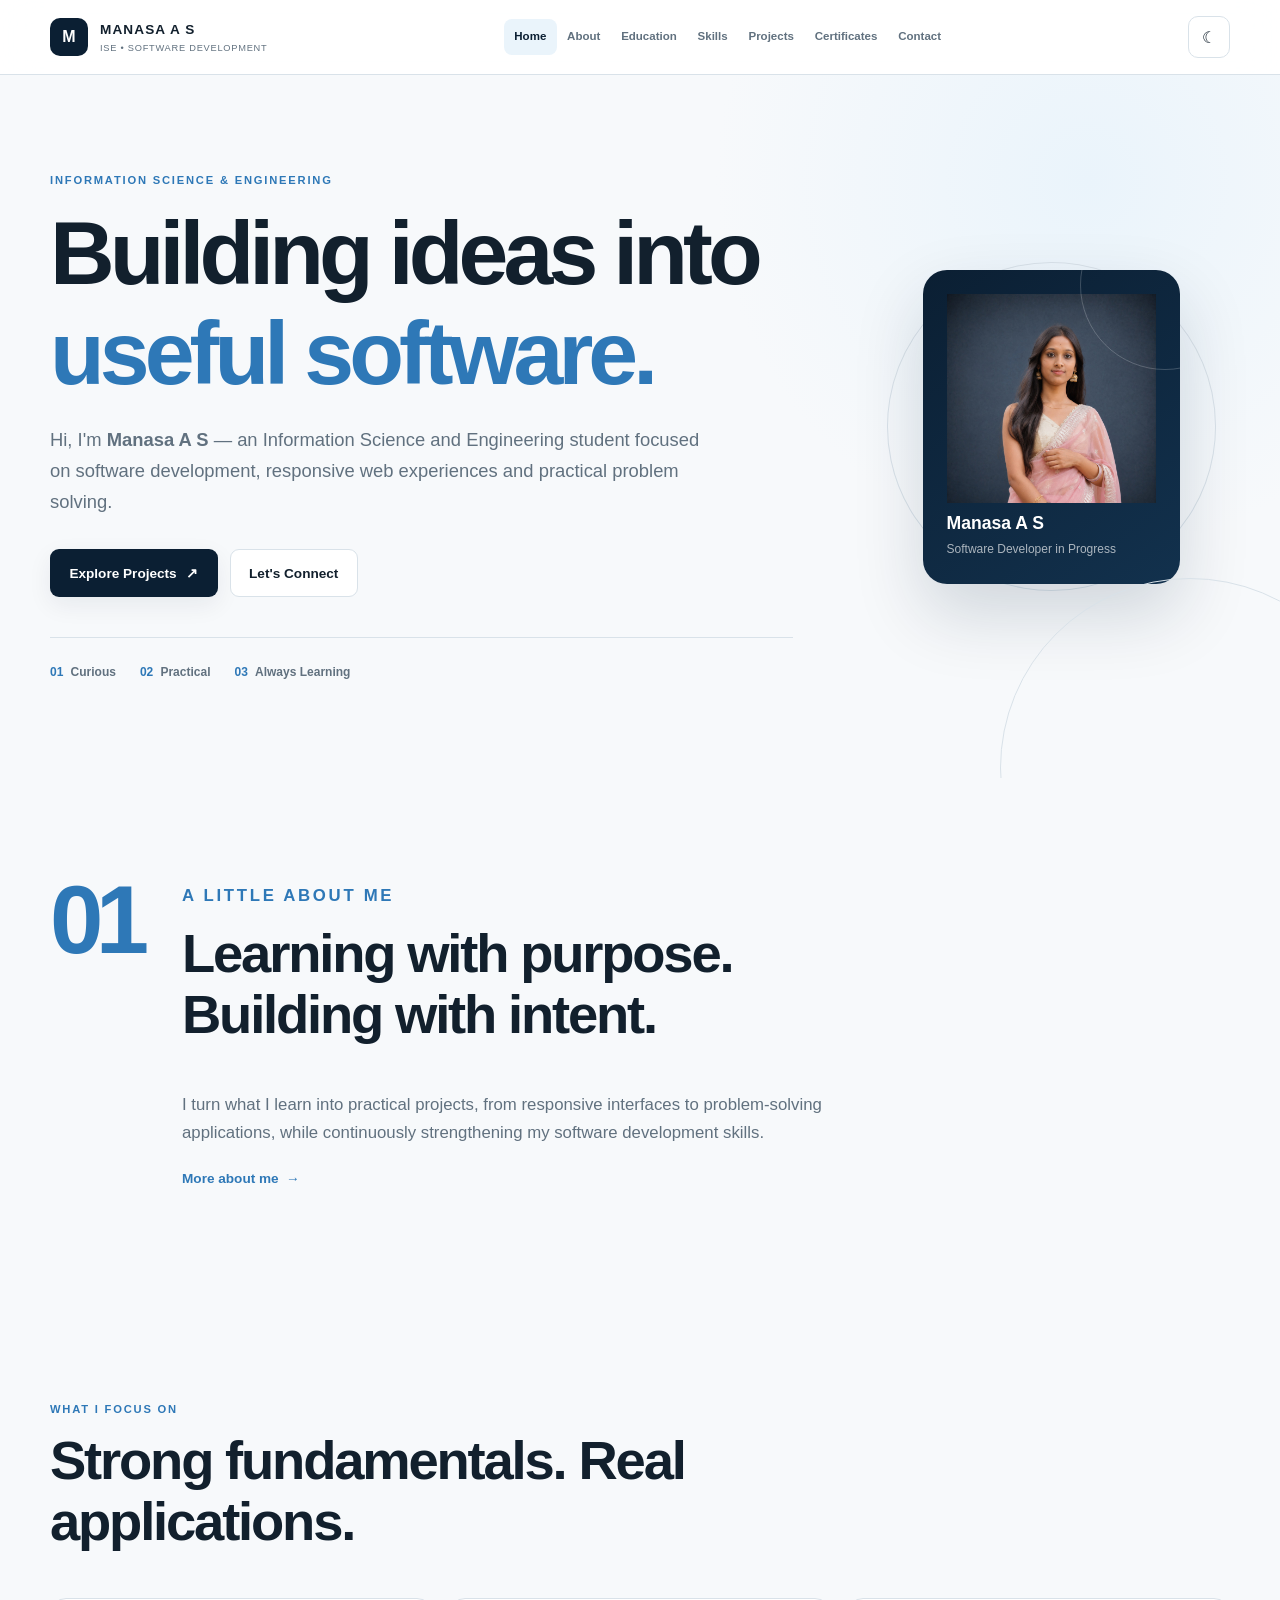
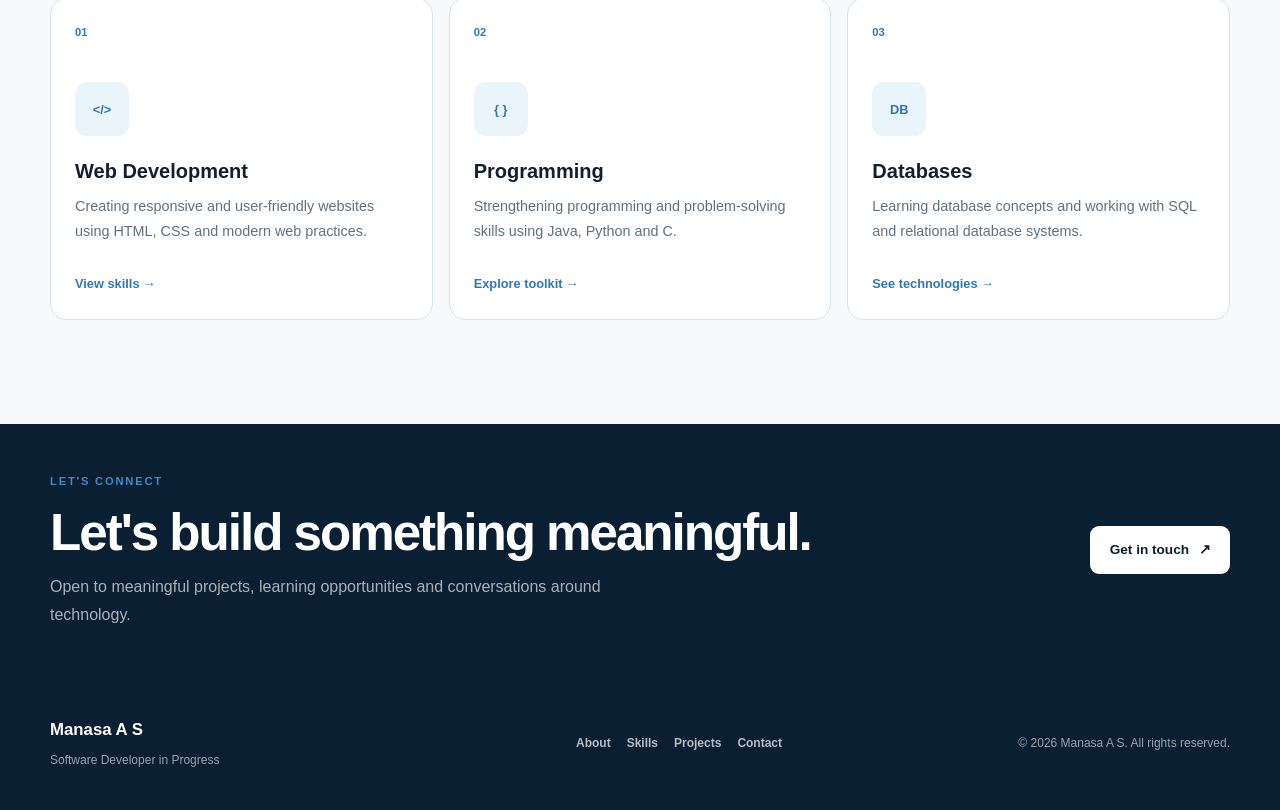
<file: Index.html>
<!DOCTYPE html>
<html lang="en">
<head>
    <meta charset="UTF-8">

    <meta
        name="viewport"
        content="width=device-width, initial-scale=1.0"
    >

    <meta
        name="description"
        content="Manasa A S - Information Science and Engineering student and aspiring software developer."
    >

    <meta
        name="keywords"
        content="Manasa A S,portfolio, Information Science Engineering, web development, Java, Python, C"
    >

    <meta name="author" content="Manasa A S">

    <meta
        name="theme-color"
        content="#0b1f33"
    >

    <title>Manasa A S | Software Developer</title>

    <link
        rel="stylesheet"
        href="style.css"
    >
</head>

<body>

<a
    class="skip-link"
    href="#main-content"
>
    Skip to main content
</a>

<header class="site-header">

    <div class="container nav-wrap">

        <a
            class="brand"
            href="index.html"
            aria-label="Manasa A S home"
        >
            <span class="brand-mark">M</span>

            <span>
                <strong>MANASA A S</strong>
                <small>ISE • SOFTWARE DEVELOPMENT</small>
            </span>
        </a>

        <nav
            class="site-nav"
            id="primary-navigation"
            aria-label="Primary navigation"
        >

            <a
                href="index.html"
                class="nav-link active"
            >
                Home
            </a>

            <a
                href="about.html"
                class="nav-link"
            >
                About
            </a>

            <a
                href="education.html"
                class="nav-link"
            >
                Education
            </a>

            <a
                href="skills.html"
                class="nav-link"
            >
                Skills
            </a>

            <a
                href="project.html"
                class="nav-link"
            >
                Projects
            </a>

            <a
                href="certificates.html"
                class="nav-link"
            >
                Certificates
            </a>

            <a
                href="contact.html"
                class="nav-link"
            >
                Contact
            </a>

        </nav>

        <div class="nav-actions">

            <button
                class="theme-toggle"
                type="button"
                aria-label="Switch to dark mode"
                title="Switch to dark mode"
            >
                <span
                    class="theme-icon"
                    aria-hidden="true"
                >☾</span>
            </button>

            <button
                class="menu-toggle"
                type="button"
                aria-label="Open navigation menu"
                aria-expanded="false"
                aria-controls="primary-navigation"
            >
                <span></span>
                <span></span>
                <span></span>
            </button>

        </div>

    </div>

</header>


<main id="main-content">

    <!-- HERO -->

    <section class="hero">

        <div class="hero-grid container">

            <div class="hero-copy reveal">

                <p class="eyebrow">
                    INFORMATION SCIENCE & ENGINEERING
                </p>

                <h1>
                    Building ideas into
                    <span>useful software.</span>
                </h1>

                <p class="hero-text">
                    Hi, I'm <strong>Manasa A S</strong> —
                    an Information Science and Engineering
                    student focused on software development,
                    responsive web experiences and practical
                    problem solving.
                </p>

                <div class="hero-buttons">

                    <a
                        class="button button-primary"
                        href="project.html"
                    >
                        Explore Projects
                        <span aria-hidden="true">↗</span>
                    </a>

                    <a
                        class="button button-outline"
                        href="contact.html"
                    >
                        Let's Connect
                    </a>

                </div>

                <div class="hero-meta">

                    <span>
                        <b>01</b>
                        Curious
                    </span>

                    <span>
                        <b>02</b>
                        Practical
                    </span>

                    <span>
                        <b>03</b>
                        Always Learning
                    </span>

                </div>

            </div>


            <div class="hero-visual reveal">

                <div class="profile-frame">

                    <div class="profile-orbit"></div>

                    <div class="profile-card">


                        <div class="profile-initial">
                            <img src="profile.jpg" alt="Manasa A S">
                        </div>

                        <div>
                            <strong>
                                Manasa A S
                            </strong>

                            <p>
                                Software Developer
                                in Progress
                            </p>
                        </div>

                    </div>

                </div>

            </div>

        </div>

    </section>


    <!-- INTRO -->

    <section class="section intro-section">

        <div class="container intro-grid">

            <div class="section-index">
                01
            </div>

            <div class="section-content reveal">

                <p class="eyebrow">
                    A LITTLE ABOUT ME
                </p>

                <h2>
                    Learning with purpose.
                    Building with intent.
                </h2>

                <p>
                    I turn what I learn into practical
                    projects, from responsive interfaces
                    to problem-solving applications,
                    while continuously strengthening
                    my software development skills.
                </p>

                <a
                    class="text-link"
                    href="about.html"
                >
                    More about me
                    <span aria-hidden="true">→</span>
                </a>

            </div>

        </div>

    </section>


    <!-- FOCUS -->

    <section class="section focus-section">

        <div class="container">

            <div class="section-heading reveal">

                <p class="eyebrow">
                    WHAT I FOCUS ON
                </p>

                <h2>
                    Strong fundamentals.
                    Real applications.
                </h2>

            </div>


            <div class="focus-grid">

                <article class="focus-card reveal">

                    <span class="card-number">
                        01
                    </span>

                    <span class="card-icon">
                        &lt;/&gt;
                    </span>

                    <h3>
                        Web Development
                    </h3>

                    <p>
                        Creating responsive and
                        user-friendly websites using
                        HTML, CSS and modern web practices.
                    </p>

                    <a
                        href="skills.html"
                        class="card-link"
                    >
                        View skills →
                    </a>

                </article>


                <article class="focus-card reveal">

                    <span class="card-number">
                        02
                    </span>

                    <span class="card-icon">
                        { }
                    </span>

                    <h3>
                        Programming
                    </h3>

                    <p>
                        Strengthening programming and
                        problem-solving skills using
                        Java, Python and C.
                    </p>

                    <a
                        href="skills.html"
                        class="card-link"
                    >
                        Explore toolkit →
                    </a>

                </article>


                <article class="focus-card reveal">

                    <span class="card-number">
                        03
                    </span>

                    <span class="card-icon">
                        DB
                    </span>

                    <h3>
                        Databases
                    </h3>

                    <p>
                        Learning database concepts and
                        working with SQL and relational
                        database systems.
                    </p>

                    <a
                        href="skills.html"
                        class="card-link"
                    >
                        See technologies →
                    </a>

                </article>

            </div>

        </div>

    </section>


    <!-- CTA -->

    <section class="cta-section">

        <div class="container cta-box reveal">

            <div>

                <p class="eyebrow">
                    LET'S CONNECT
                </p>

                <h2>
                    Let's build something
                    meaningful.
                </h2>

                <p>
                    Open to meaningful projects,
                    learning opportunities and
                    conversations around technology.
                </p>

            </div>

            <a
                class="button button-light"
                href="contact.html"
            >
                Get in touch
                <span aria-hidden="true">↗</span>
            </a>

        </div>

    </section>

</main>


<footer class="site-footer">

    <div class="container footer-grid">

        <div>
            <a
                class="footer-brand"
                href="index.html"
            >
                Manasa A S
            </a>

            <p>
                Software Developer in Progress
            </p>
        </div>

        <div class="footer-links">

            <a href="about.html">About</a>
            <a href="skills.html">Skills</a>
            <a href="project.html">Projects</a>
            <a href="contact.html">Contact</a>

        </div>

        <p class="copyright">
            © <span class="current-year"></span>
            Manasa A S. All rights reserved.
        </p>

    </div>

</footer>

<script src="script.js"></script>

</body>
</html>
</file>
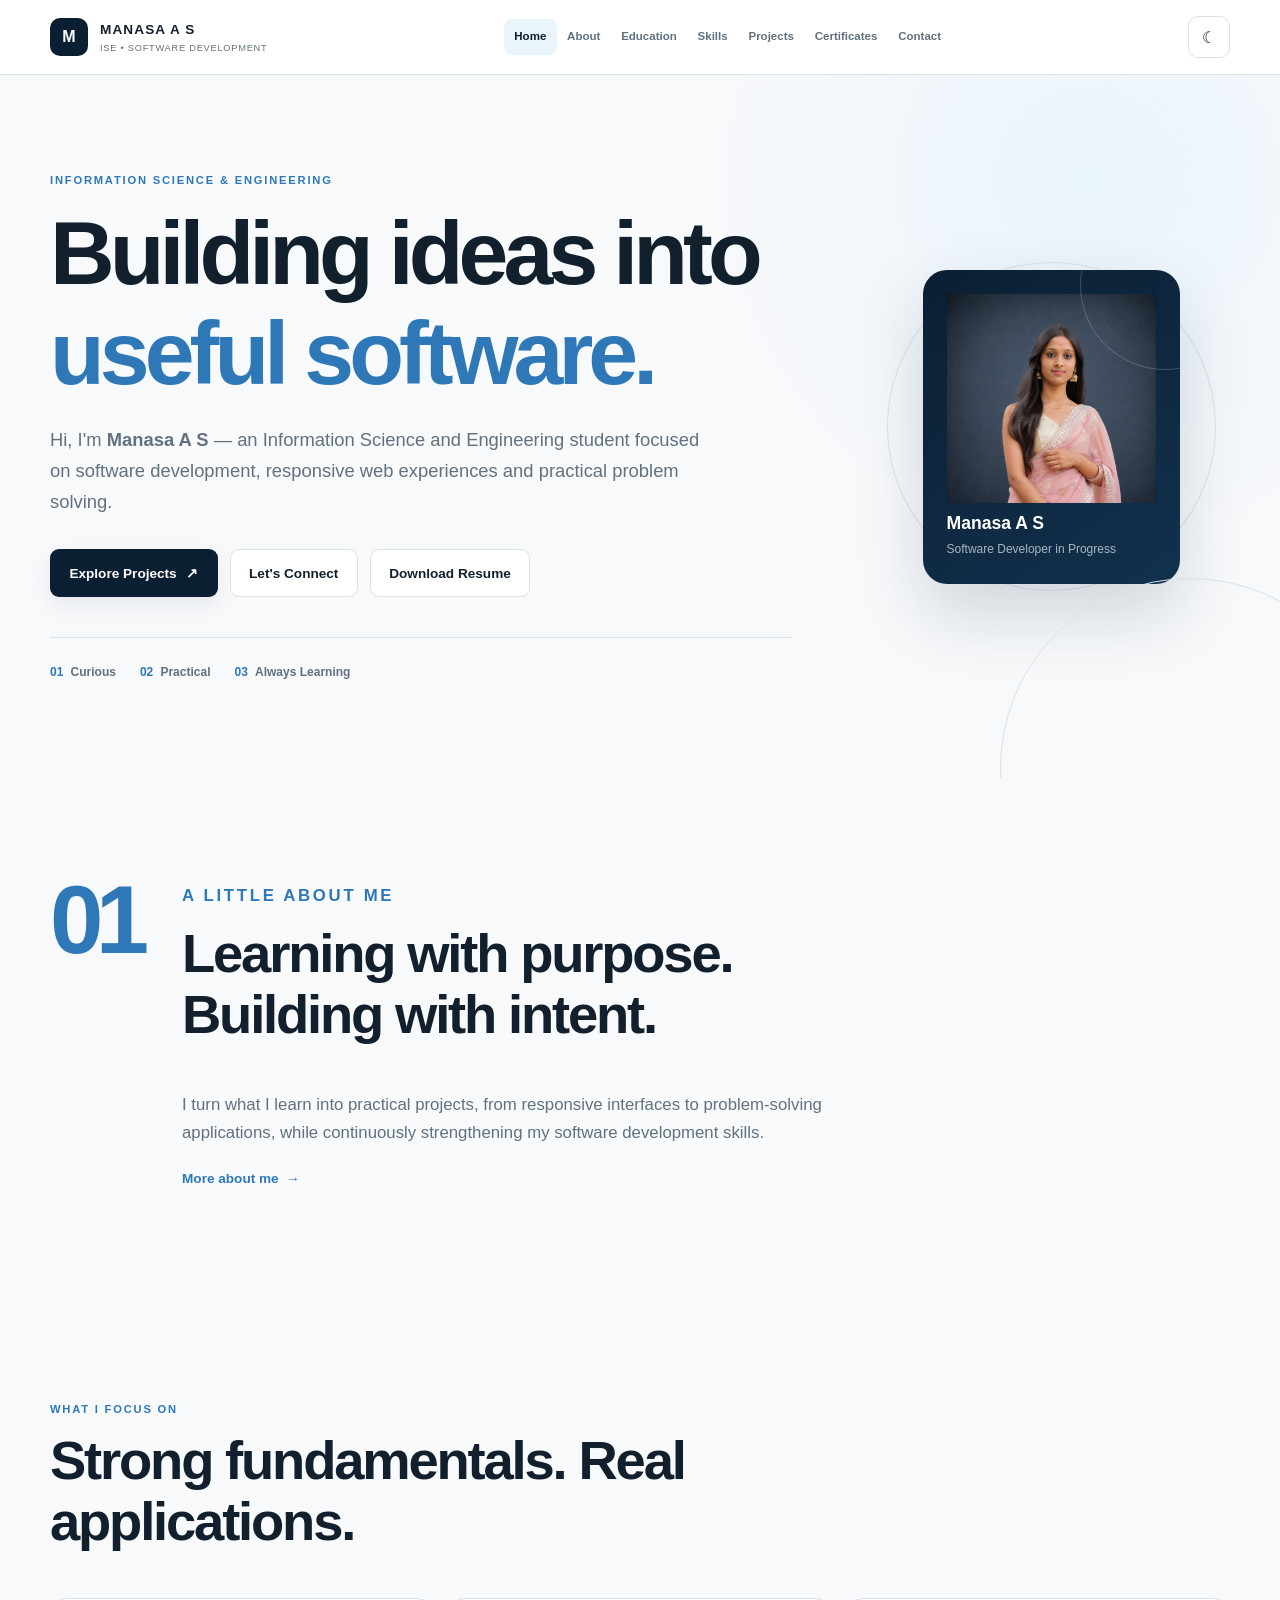
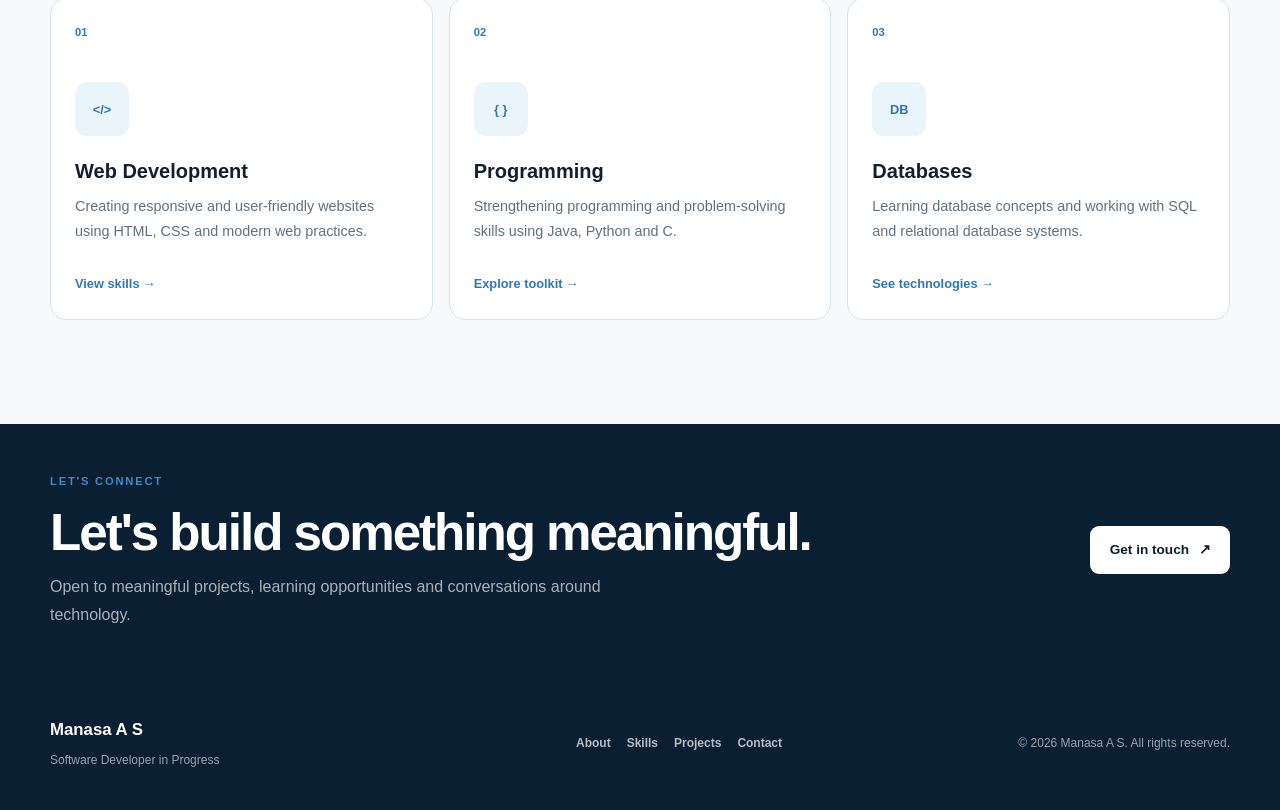
<file: index.html>
<!DOCTYPE html>
<html lang="en">
<head>
    <meta charset="UTF-8">

    <meta
        name="viewport"
        content="width=device-width, initial-scale=1.0"
    >

    <meta
        name="description"
        content="Manasa A S - Information Science and Engineering student and aspiring software developer."
    >

    <meta
        name="keywords"
        content="Manasa A S,portfolio, Information Science Engineering, web development, Java, Python, C"
    >

    <meta name="author" content="Manasa A S">

    <meta
        name="theme-color"
        content="#0b1f33"
    >

    <title>Manasa A S | Software Developer</title>

    <link
        rel="stylesheet"
        href="style.css"
    >
</head>

<body>

<a
    class="skip-link"
    href="#main-content"
>
    Skip to main content
</a>

<header class="site-header">

    <div class="container nav-wrap">

        <a
            class="brand"
            href="index.html"
            aria-label="Manasa A S home"
        >
            <span class="brand-mark">M</span>

            <span>
                <strong>MANASA A S</strong>
                <small>ISE • SOFTWARE DEVELOPMENT</small>
            </span>
        </a>

        <nav
            class="site-nav"
            id="primary-navigation"
            aria-label="Primary navigation"
        >

            <a
                href="index.html"
                class="nav-link active"
            >
                Home
            </a>

            <a
                href="about.html"
                class="nav-link"
            >
                About
            </a>

            <a
                href="education.html"
                class="nav-link"
            >
                Education
            </a>

            <a
                href="skills.html"
                class="nav-link"
            >
                Skills
            </a>

            <a
                href="project.html"
                class="nav-link"
            >
                Projects
            </a>

            <a
                href="certificates.html"
                class="nav-link"
            >
                Certificates
            </a>

            <a
                href="contact.html"
                class="nav-link"
            >
                Contact
            </a>

        </nav>

        <div class="nav-actions">

            <button
                class="theme-toggle"
                type="button"
                aria-label="Switch to dark mode"
                title="Switch to dark mode"
            >
                <span
                    class="theme-icon"
                    aria-hidden="true"
                >☾</span>
            </button>

            <button
                class="menu-toggle"
                type="button"
                aria-label="Open navigation menu"
                aria-expanded="false"
                aria-controls="primary-navigation"
            >
                <span></span>
                <span></span>
                <span></span>
            </button>

        </div>

    </div>

</header>


<main id="main-content">

    <!-- HERO -->

    <section class="hero">

        <div class="hero-grid container">

            <div class="hero-copy reveal">

                <p class="eyebrow">
                    INFORMATION SCIENCE & ENGINEERING
                </p>

                <h1>
                    Building ideas into
                    <span>useful software.</span>
                </h1>

                <p class="hero-text">
                    Hi, I'm <strong>Manasa A S</strong> —
                    an Information Science and Engineering
                    student focused on software development,
                    responsive web experiences and practical
                    problem solving.
                </p>

                <div class="hero-buttons">

                    <a
                        class="button button-primary"
                        href="project.html"
                    >
                        Explore Projects
                        <span aria-hidden="true">↗</span>
                    </a>

                    <a
                        class="button button-outline"
                        href="contact.html"
                    >
                        Let's Connect
                    </a>

                    <a
                        class="button button-outline"
                        href="assets/Manasa_Resume.pdf" target="_blank"
                    >
                        Download Resume
                    </a>

                </div>

                <div class="hero-meta">

                    <span>
                        <b>01</b>
                        Curious
                    </span>

                    <span>
                        <b>02</b>
                        Practical
                    </span>

                    <span>
                        <b>03</b>
                        Always Learning
                    </span>

                </div>

            </div>


            <div class="hero-visual reveal">

                <div class="profile-frame">

                    <div class="profile-orbit"></div>

                    <div class="profile-card">


                        <div class="profile-initial">
                            <img src="profile.jpg" alt="Manasa A S">
                        </div>

                        <div>
                            <strong>
                                Manasa A S
                            </strong>

                            <p>
                                Software Developer
                                in Progress
                            </p>
                        </div>

                    </div>

                </div>

            </div>

        </div>

    </section>


    <!-- INTRO -->

    <section class="section intro-section">

        <div class="container intro-grid">

            <div class="section-index">
                01
            </div>

            <div class="section-content reveal">

                <p class="eyebrow">
                    A LITTLE ABOUT ME
                </p>

                <h2>
                    Learning with purpose.
                    Building with intent.
                </h2>

                <p>
                    I turn what I learn into practical
                    projects, from responsive interfaces
                    to problem-solving applications,
                    while continuously strengthening
                    my software development skills.
                </p>

                <a
                    class="text-link"
                    href="about.html"
                >
                    More about me
                    <span aria-hidden="true">→</span>
                </a>

            </div>

        </div>

    </section>


    <!-- FOCUS -->

    <section class="section focus-section">

        <div class="container">

            <div class="section-heading reveal">

                <p class="eyebrow">
                    WHAT I FOCUS ON
                </p>

                <h2>
                    Strong fundamentals.
                    Real applications.
                </h2>

            </div>


            <div class="focus-grid">

                <article class="focus-card reveal">

                    <span class="card-number">
                        01
                    </span>

                    <span class="card-icon">
                        &lt;/&gt;
                    </span>

                    <h3>
                        Web Development
                    </h3>

                    <p>
                        Creating responsive and
                        user-friendly websites using
                        HTML, CSS and modern web practices.
                    </p>

                    <a
                        href="skills.html"
                        class="card-link"
                    >
                        View skills →
                    </a>

                </article>


                <article class="focus-card reveal">

                    <span class="card-number">
                        02
                    </span>

                    <span class="card-icon">
                        { }
                    </span>

                    <h3>
                        Programming
                    </h3>

                    <p>
                        Strengthening programming and
                        problem-solving skills using
                        Java, Python and C.
                    </p>

                    <a
                        href="skills.html"
                        class="card-link"
                    >
                        Explore toolkit →
                    </a>

                </article>


                <article class="focus-card reveal">

                    <span class="card-number">
                        03
                    </span>

                    <span class="card-icon">
                        DB
                    </span>

                    <h3>
                        Databases
                    </h3>

                    <p>
                        Learning database concepts and
                        working with SQL and relational
                        database systems.
                    </p>

                    <a
                        href="skills.html"
                        class="card-link"
                    >
                        See technologies →
                    </a>

                </article>

            </div>

        </div>

    </section>


    <!-- CTA -->

    <section class="cta-section">

        <div class="container cta-box reveal">

            <div>

                <p class="eyebrow">
                    LET'S CONNECT
                </p>

                <h2>
                    Let's build something
                    meaningful.
                </h2>

                <p>
                    Open to meaningful projects,
                    learning opportunities and
                    conversations around technology.
                </p>

            </div>

            <a
                class="button button-light"
                href="contact.html"
            >
                Get in touch
                <span aria-hidden="true">↗</span>
            </a>

        </div>

    </section>

</main>


<footer class="site-footer">

    <div class="container footer-grid">

        <div>
            <a
                class="footer-brand"
                href="index.html"
            >
                Manasa A S
            </a>

            <p>
                Software Developer in Progress
            </p>
        </div>

        <div class="footer-links">

            <a href="about.html">About</a>
            <a href="skills.html">Skills</a>
            <a href="project.html">Projects</a>
            <a href="contact.html">Contact</a>

        </div>

        <p class="copyright">
            © <span class="current-year"></span>
            Manasa A S. All rights reserved.
        </p>

    </div>

</footer>

<script src="script.js"></script>

</body>
</html>
</file>
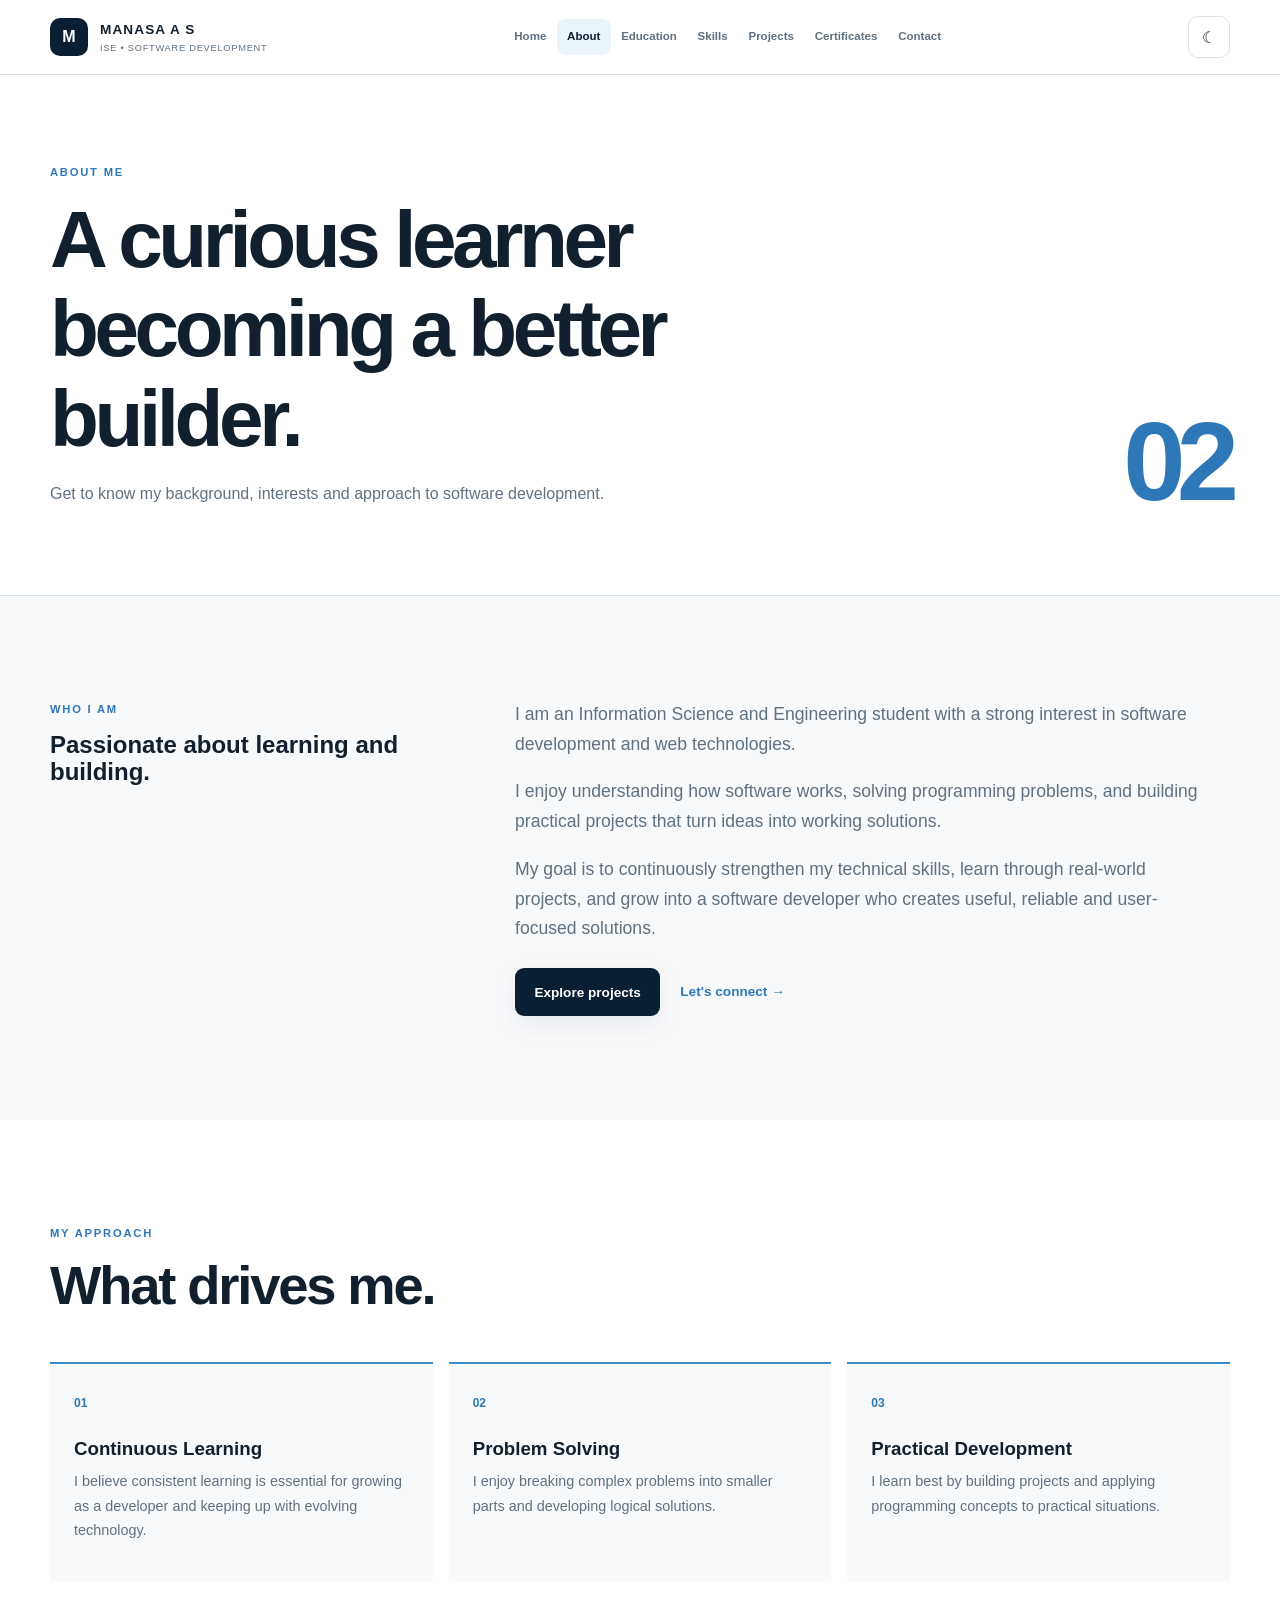
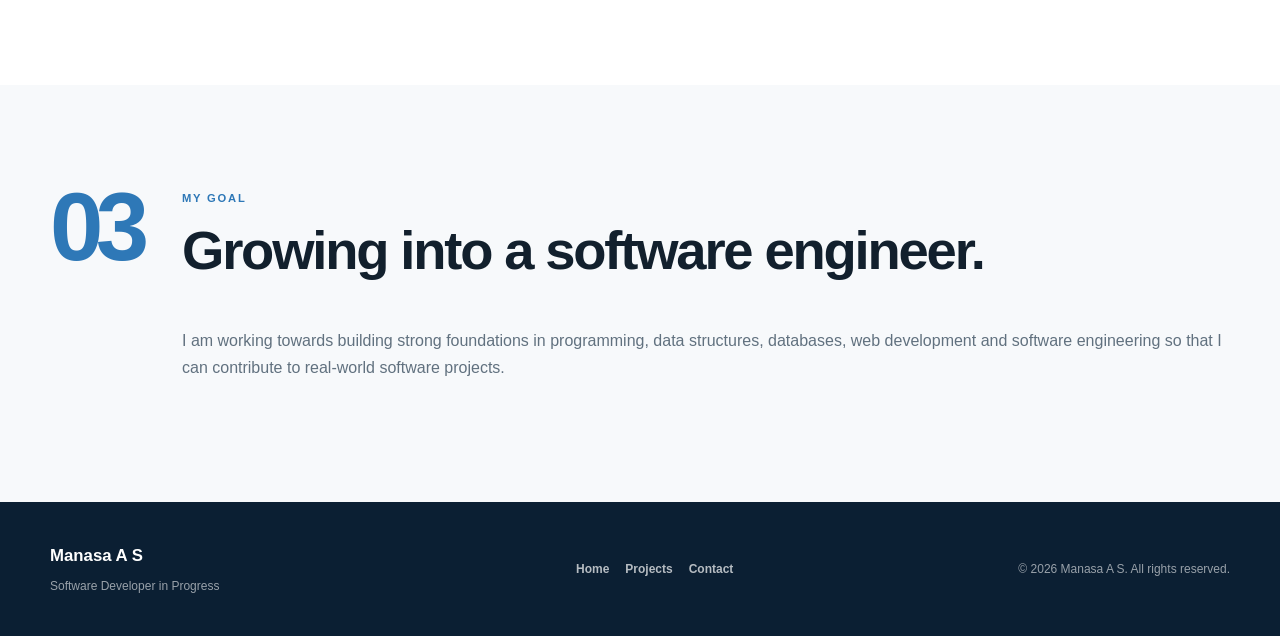
<file: About.html>
<!DOCTYPE html>
<html lang="en">
<head>

    <meta charset="UTF-8">

    <meta
        name="viewport"
        content="width=device-width, initial-scale=1.0"
    >

    <meta
        name="description"
        content="Learn about Manasa A S, an Information Science and Engineering student interested in software development."
    >

    <meta
        name="author"
        content="Manasa A S"
    >

    <title>About | Manasa A S</title>

    <link
        rel="stylesheet"
        href="style.css"
    >

</head>

<body>

<a
    class="skip-link"
    href="#main-content"
>
    Skip to main content
</a>

<header class="site-header">

    <div class="container nav-wrap">

        <a
            class="brand"
            href="index.html"
        >
            <span class="brand-mark">M</span>

            <span>
                <strong>MANASA A S</strong>
                <small>ISE • SOFTWARE DEVELOPMENT</small>
            </span>
        </a>

        <nav
            class="site-nav"
            id="primary-navigation"
            aria-label="Primary navigation"
        >

            <a href="index.html" class="nav-link">
                Home
            </a>

            <a href="about.html" class="nav-link active">
                About
            </a>

            <a href="education.html" class="nav-link">
                Education
            </a>

            <a href="skills.html" class="nav-link">
                Skills
            </a>

            <a href="project.html" class="nav-link">
                Projects
            </a>

            <a href="certificates.html" class="nav-link">
                Certificates
            </a>

            <a href="contact.html" class="nav-link">
                Contact
            </a>

        </nav>

        <div class="nav-actions">

            <button
                class="theme-toggle"
                type="button"
                aria-label="Switch to dark mode"
            >
                <span class="theme-icon">☾</span>
            </button>

            <button
                class="menu-toggle"
                type="button"
                aria-label="Open navigation menu"
                aria-expanded="false"
                aria-controls="primary-navigation"
            >
                <span></span>
                <span></span>
                <span></span>
            </button>

        </div>

    </div>

</header>


<main id="main-content">

    <section class="page-hero">

        <div class="container page-hero-grid">

            <div class="reveal">

                <p class="eyebrow">
                    ABOUT ME
                </p>

                <h1>
                    A curious learner
                    becoming a better builder.
                </h1>

                <p>
                    Get to know my background,
                    interests and approach to
                    software development.
                </p>

            </div>

            <div class="page-marker reveal">
                02
            </div>

        </div>

    </section>


    <section class="section">

        <div class="container about-main-grid">

            <div class="about-statement reveal">

                <p class="eyebrow">
                    WHO I AM
                </p>

                <h2>
                    Passionate about learning
                    and building.
                </h2>

            </div>

            <div class="about-copy reveal">

                <p>
                    I am an Information Science and
                    Engineering student with a strong
                    interest in software development
                    and web technologies.
                </p>

                <p>
                    I enjoy understanding how software
                    works, solving programming problems,
                    and building practical projects that
                    turn ideas into working solutions.
                </p>

                <p>
                    My goal is to continuously strengthen
                    my technical skills, learn through
                    real-world projects, and grow into
                    a software developer who creates
                    useful, reliable and user-focused
                    solutions.
                </p>

                <div class="inline-actions">

                    <a
                        class="button button-primary"
                        href="project.html"
                    >
                        Explore projects
                    </a>

                    <a
                        class="text-link"
                        href="contact.html"
                    >
                        Let's connect →
                    </a>

                </div>

            </div>

        </div>

    </section>


    <section class="section soft-section">

        <div class="container">

            <div class="section-heading reveal">

                <p class="eyebrow">
                    MY APPROACH
                </p>

                <h2>
                    What drives me.
                </h2>

            </div>

            <div class="principles-grid">

                <article class="principle reveal">

                    <span>01</span>

                    <h3>
                        Continuous Learning
                    </h3>

                    <p>
                        I believe consistent learning
                        is essential for growing as a
                        developer and keeping up with
                        evolving technology.
                    </p>

                </article>

                <article class="principle reveal">

                    <span>02</span>

                    <h3>
                        Problem Solving
                    </h3>

                    <p>
                        I enjoy breaking complex
                        problems into smaller parts
                        and developing logical solutions.
                    </p>

                </article>

                <article class="principle reveal">

                    <span>03</span>

                    <h3>
                        Practical Development
                    </h3>

                    <p>
                        I learn best by building projects
                        and applying programming concepts
                        to practical situations.
                    </p>

                </article>

            </div>

        </div>

    </section>


    <section class="section">

        <div class="container goal-grid">

            <div class="goal-number reveal">
                03
            </div>

            <div class="reveal">

                <p class="eyebrow">
                    MY GOAL
                </p>

                <h2>
                    Growing into a
                    software engineer.
                </h2>

                <p>
                    I am working towards building
                    strong foundations in programming,
                    data structures, databases,
                    web development and software
                    engineering so that I can contribute
                    to real-world software projects.
                </p>

            </div>

        </div>

    </section>

</main>


<footer class="site-footer">

    <div class="container footer-grid">

        <div>
            <a
                class="footer-brand"
                href="index.html"
            >
                Manasa A S
            </a>

            <p>
                Software Developer in Progress
            </p>
        </div>

        <div class="footer-links">

            <a href="index.html">Home</a>
            <a href="project.html">Projects</a>
            <a href="contact.html">Contact</a>

        </div>

        <p class="copyright">
            © <span class="current-year"></span>
            Manasa A S. All rights reserved.
        </p>

    </div>

</footer>

<script src="script.js"></script>

</body>
</html>
</file>
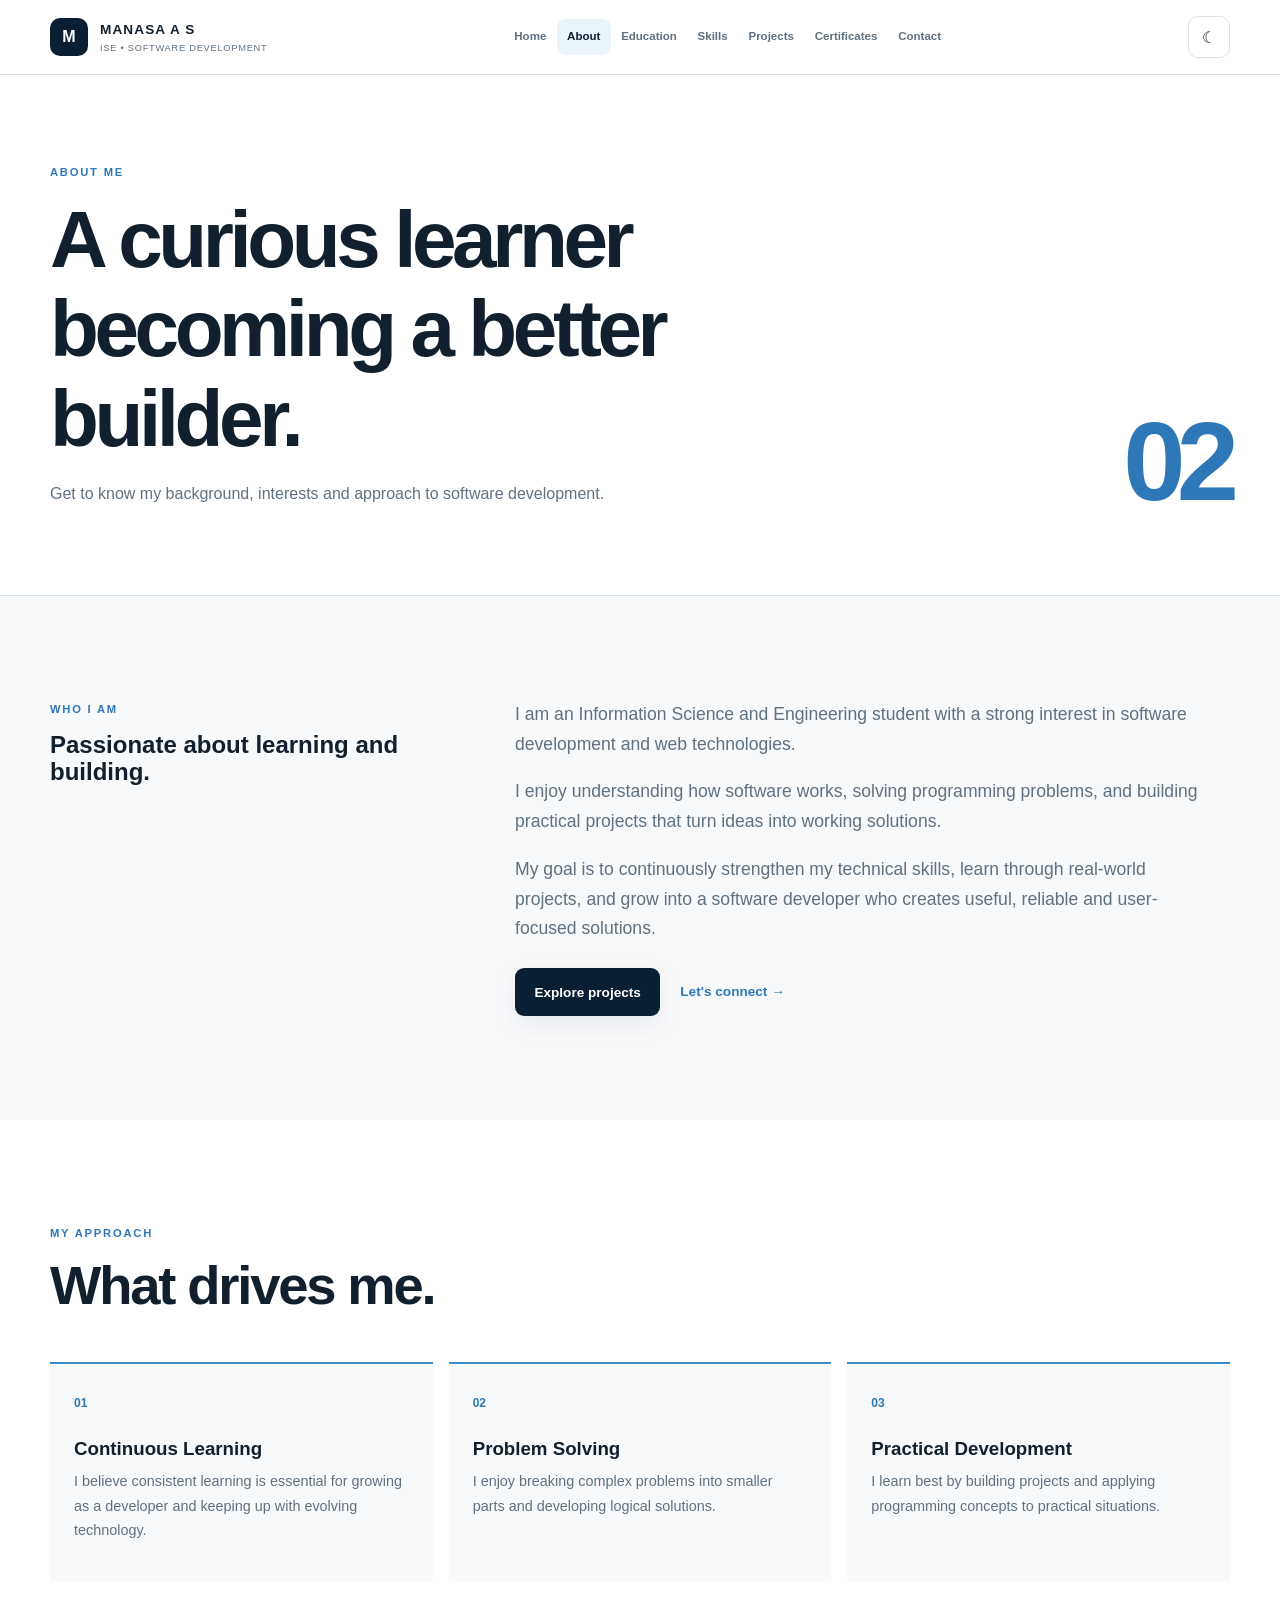
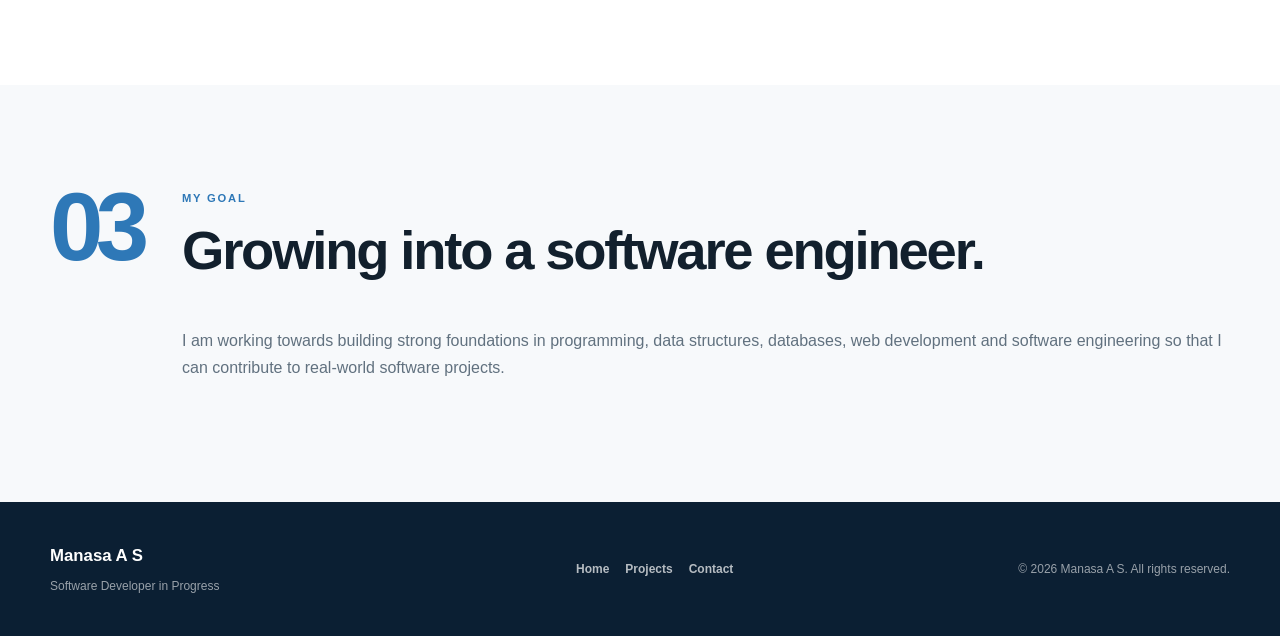
<file: about.html>
<!DOCTYPE html>
<html lang="en">
<head>

    <meta charset="UTF-8">

    <meta
        name="viewport"
        content="width=device-width, initial-scale=1.0"
    >

    <meta
        name="description"
        content="Learn about Manasa A S, an Information Science and Engineering student interested in software development."
    >

    <meta
        name="author"
        content="Manasa A S"
    >

    <title>About | Manasa A S</title>

    <link
        rel="stylesheet"
        href="style.css"
    >

</head>

<body>

<a
    class="skip-link"
    href="#main-content"
>
    Skip to main content
</a>

<header class="site-header">

    <div class="container nav-wrap">

        <a
            class="brand"
            href="index.html"
        >
            <span class="brand-mark">M</span>

            <span>
                <strong>MANASA A S</strong>
                <small>ISE • SOFTWARE DEVELOPMENT</small>
            </span>
        </a>

        <nav
            class="site-nav"
            id="primary-navigation"
            aria-label="Primary navigation"
        >

            <a href="index.html" class="nav-link">
                Home
            </a>

            <a href="about.html" class="nav-link active">
                About
            </a>

            <a href="education.html" class="nav-link">
                Education
            </a>

            <a href="skills.html" class="nav-link">
                Skills
            </a>

            <a href="project.html" class="nav-link">
                Projects
            </a>

            <a href="certificates.html" class="nav-link">
                Certificates
            </a>

            <a href="contact.html" class="nav-link">
                Contact
            </a>

        </nav>

        <div class="nav-actions">

            <button
                class="theme-toggle"
                type="button"
                aria-label="Switch to dark mode"
            >
                <span class="theme-icon">☾</span>
            </button>

            <button
                class="menu-toggle"
                type="button"
                aria-label="Open navigation menu"
                aria-expanded="false"
                aria-controls="primary-navigation"
            >
                <span></span>
                <span></span>
                <span></span>
            </button>

        </div>

    </div>

</header>


<main id="main-content">

    <section class="page-hero">

        <div class="container page-hero-grid">

            <div class="reveal">

                <p class="eyebrow">
                    ABOUT ME
                </p>

                <h1>
                    A curious learner
                    becoming a better builder.
                </h1>

                <p>
                    Get to know my background,
                    interests and approach to
                    software development.
                </p>

            </div>

            <div class="page-marker reveal">
                02
            </div>

        </div>

    </section>


    <section class="section">

        <div class="container about-main-grid">

            <div class="about-statement reveal">

                <p class="eyebrow">
                    WHO I AM
                </p>

                <h2>
                    Passionate about learning
                    and building.
                </h2>

            </div>

            <div class="about-copy reveal">

                <p>
                    I am an Information Science and
                    Engineering student with a strong
                    interest in software development
                    and web technologies.
                </p>

                <p>
                    I enjoy understanding how software
                    works, solving programming problems,
                    and building practical projects that
                    turn ideas into working solutions.
                </p>

                <p>
                    My goal is to continuously strengthen
                    my technical skills, learn through
                    real-world projects, and grow into
                    a software developer who creates
                    useful, reliable and user-focused
                    solutions.
                </p>

                <div class="inline-actions">

                    <a
                        class="button button-primary"
                        href="project.html"
                    >
                        Explore projects
                    </a>

                    <a
                        class="text-link"
                        href="contact.html"
                    >
                        Let's connect →
                    </a>

                </div>

            </div>

        </div>

    </section>


    <section class="section soft-section">

        <div class="container">

            <div class="section-heading reveal">

                <p class="eyebrow">
                    MY APPROACH
                </p>

                <h2>
                    What drives me.
                </h2>

            </div>

            <div class="principles-grid">

                <article class="principle reveal">

                    <span>01</span>

                    <h3>
                        Continuous Learning
                    </h3>

                    <p>
                        I believe consistent learning
                        is essential for growing as a
                        developer and keeping up with
                        evolving technology.
                    </p>

                </article>

                <article class="principle reveal">

                    <span>02</span>

                    <h3>
                        Problem Solving
                    </h3>

                    <p>
                        I enjoy breaking complex
                        problems into smaller parts
                        and developing logical solutions.
                    </p>

                </article>

                <article class="principle reveal">

                    <span>03</span>

                    <h3>
                        Practical Development
                    </h3>

                    <p>
                        I learn best by building projects
                        and applying programming concepts
                        to practical situations.
                    </p>

                </article>

            </div>

        </div>

    </section>


    <section class="section">

        <div class="container goal-grid">

            <div class="goal-number reveal">
                03
            </div>

            <div class="reveal">

                <p class="eyebrow">
                    MY GOAL
                </p>

                <h2>
                    Growing into a
                    software engineer.
                </h2>

                <p>
                    I am working towards building
                    strong foundations in programming,
                    data structures, databases,
                    web development and software
                    engineering so that I can contribute
                    to real-world software projects.
                </p>

            </div>

        </div>

    </section>

</main>


<footer class="site-footer">

    <div class="container footer-grid">

        <div>
            <a
                class="footer-brand"
                href="index.html"
            >
                Manasa A S
            </a>

            <p>
                Software Developer in Progress
            </p>
        </div>

        <div class="footer-links">

            <a href="index.html">Home</a>
            <a href="project.html">Projects</a>
            <a href="contact.html">Contact</a>

        </div>

        <p class="copyright">
            © <span class="current-year"></span>
            Manasa A S. All rights reserved.
        </p>

    </div>

</footer>

<script src="script.js"></script>

</body>
</html>
</file>
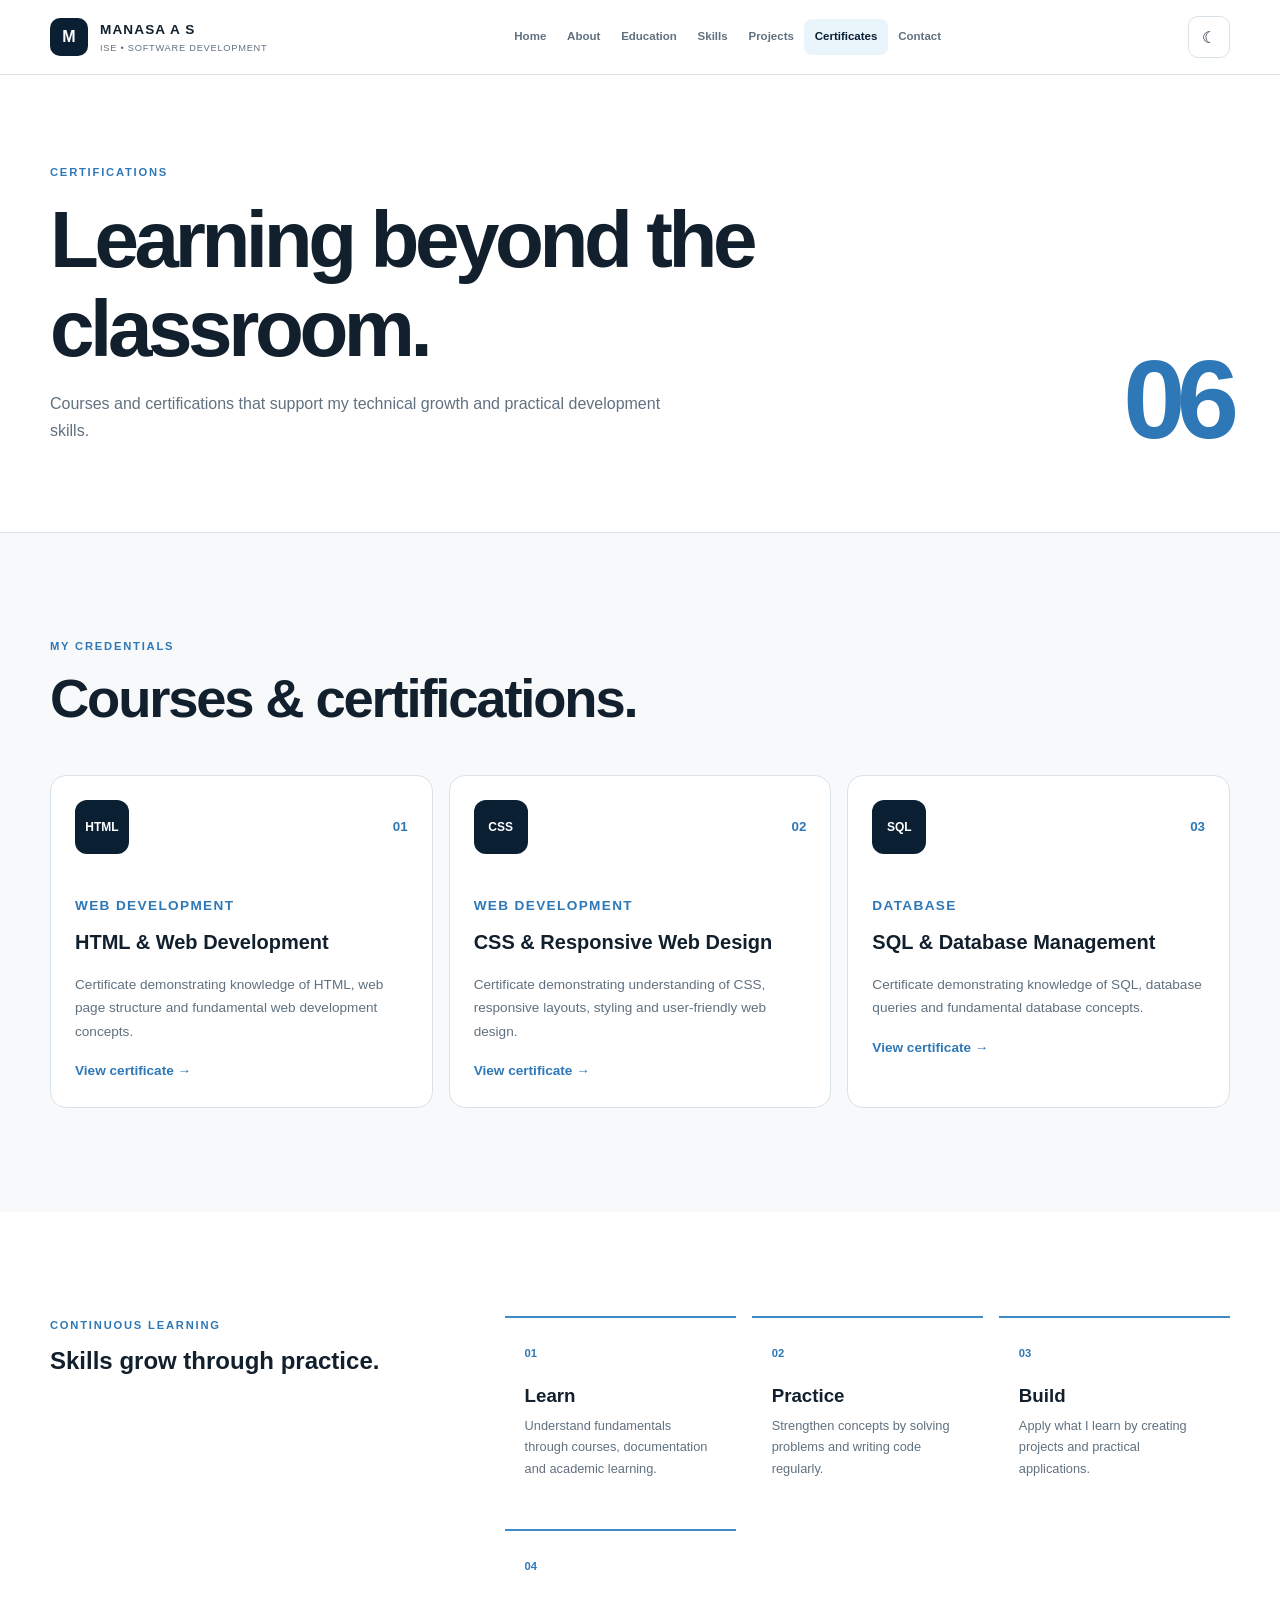
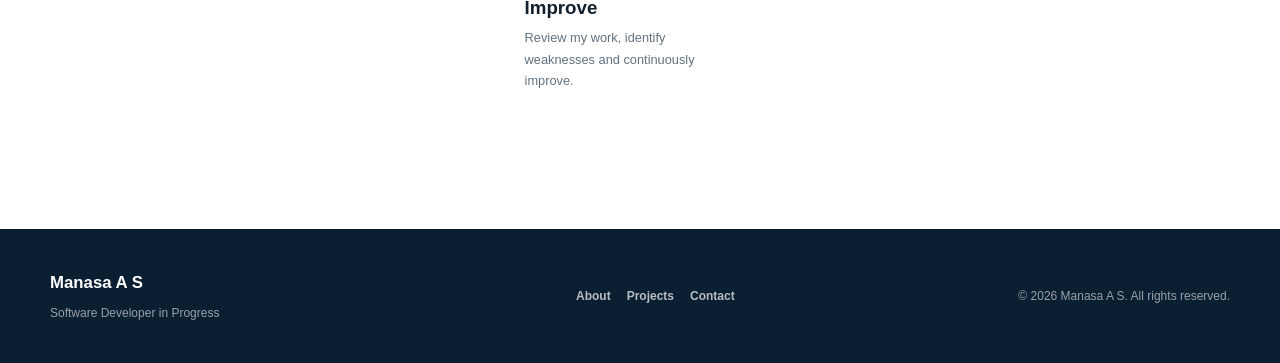
<file: Certificates.html>
<!DOCTYPE html>
<html lang="en">
<head>

    <meta charset="UTF-8">

    <meta
        name="viewport"
        content="width=device-width, initial-scale=1.0"
    >

    <meta
        name="description"
        content="Certificates and technical learning of Manasa A S."
    >

    <meta
        name="author"
        content="Manasa A S"
    >

    <title>Certificates | Manasa A S</title>

    <link
        rel="stylesheet"
        href="style.css"
    >

</head>

<body>

<a class="skip-link" href="#main-content">
    Skip to main content
</a>

<header class="site-header">

    <div class="container nav-wrap">

        <a class="brand" href="index.html">

            <span class="brand-mark">M</span>

            <span>
                <strong>MANASA A S</strong>
                <small>ISE • SOFTWARE DEVELOPMENT</small>
            </span>

        </a>

        <nav
            class="site-nav"
            id="primary-navigation"
            aria-label="Primary navigation"
        >

            <a href="index.html" class="nav-link">Home</a>
            <a href="about.html" class="nav-link">About</a>
            <a href="education.html" class="nav-link">Education</a>
            <a href="skills.html" class="nav-link">Skills</a>
            <a href="project.html" class="nav-link">Projects</a>
            <a href="certificates.html" class="nav-link active">Certificates</a>
            <a href="contact.html" class="nav-link">Contact</a>

        </nav>

        <div class="nav-actions">

            <button
                class="theme-toggle"
                type="button"
                aria-label="Switch to dark mode"
            >
                <span class="theme-icon">☾</span>
            </button>

            <button
                class="menu-toggle"
                type="button"
                aria-label="Open navigation menu"
                aria-expanded="false"
                aria-controls="primary-navigation"
            >
                <span></span>
                <span></span>
                <span></span>
            </button>

        </div>

    </div>

</header>


<main id="main-content">

    <section class="page-hero">

        <div class="container page-hero-grid">

            <div class="reveal">

                <p class="eyebrow">
                    CERTIFICATIONS
                </p>

                <h1>
                    Learning beyond
                    the classroom.
                </h1>

                <p>
                    Courses and certifications that
                    support my technical growth and
                    practical development skills.
                </p>

            </div>

            <div class="page-marker reveal">
                06
            </div>

        </div>

    </section>


    <section class="section">

        <div class="container">

            <div class="section-heading reveal">

                <p class="eyebrow">
                    MY CREDENTIALS
                </p>

                <h2>
                    Courses & certifications.
                </h2>

            </div>


            <div class="certificate-grid">

                <article class="certificate-card-new reveal">

                    <div class="certificate-top">

                        <span>
                            HTML
                        </span>

                        <small>
                            01
                        </small>

                    </div>

                    <p class="certificate-category">
                        WEB DEVELOPMENT
                    </p>

                    <h3>
                        HTML & Web Development
                    </h3>

                    <p>
                        Certificate demonstrating
                        knowledge of HTML, web page
                        structure and fundamental
                        web development concepts.
                    </p>

                    <a
                        class="text-link"
                        href="#"
                        aria-label="View HTML certificate"
                    >
                        View certificate →
                    </a>

                </article>


                <article class="certificate-card-new reveal">

                    <div class="certificate-top">

                        <span>
                            CSS
                        </span>

                        <small>
                            02
                        </small>

                    </div>

                    <p class="certificate-category">
                        WEB DEVELOPMENT
                    </p>

                    <h3>
                        CSS & Responsive Web Design
                    </h3>

                    <p>
                        Certificate demonstrating
                        understanding of CSS, responsive
                        layouts, styling and user-friendly
                        web design.
                    </p>

                    <a
                        class="text-link"
                        href="#"
                        aria-label="View CSS certificate"
                    >
                        View certificate →
                    </a>

                </article>


                <article class="certificate-card-new reveal">

                    <div class="certificate-top">

                        <span>
                            SQL
                        </span>

                        <small>
                            03
                        </small>

                    </div>

                    <p class="certificate-category">
                        DATABASE
                    </p>

                    <h3>
                        SQL & Database Management
                    </h3>

                    <p>
                        Certificate demonstrating
                        knowledge of SQL, database
                        queries and fundamental
                        database concepts.
                    </p>

                    <a
                        class="text-link"
                        href="#"
                        aria-label="View SQL certificate"
                    >
                        View certificate →
                    </a>

                </article>

            </div>

        </div>

    </section>


    <section class="section soft-section">

        <div class="container learning-layout">

            <div class="reveal">

                <p class="eyebrow">
                    CONTINUOUS LEARNING
                </p>

                <h2>
                    Skills grow
                    through practice.
                </h2>

            </div>

            <div class="learning-steps">

                <div class="learning-step reveal">
                    <strong>01</strong>
                    <h3>Learn</h3>
                    <p>
                        Understand fundamentals through
                        courses, documentation and
                        academic learning.
                    </p>
                </div>

                <div class="learning-step reveal">
                    <strong>02</strong>
                    <h3>Practice</h3>
                    <p>
                        Strengthen concepts by solving
                        problems and writing code regularly.
                    </p>
                </div>

                <div class="learning-step reveal">
                    <strong>03</strong>
                    <h3>Build</h3>
                    <p>
                        Apply what I learn by creating
                        projects and practical applications.
                    </p>
                </div>

                <div class="learning-step reveal">
                    <strong>04</strong>
                    <h3>Improve</h3>
                    <p>
                        Review my work, identify weaknesses
                        and continuously improve.
                    </p>
                </div>

            </div>

        </div>

    </section>

</main>


<footer class="site-footer">

    <div class="container footer-grid">

        <div>
            <a class="footer-brand" href="index.html">
                Manasa A S
            </a>

            <p>
                Software Developer in Progress
            </p>
        </div>

        <div class="footer-links">
            <a href="about.html">About</a>
            <a href="project.html">Projects</a>
            <a href="contact.html">Contact</a>
        </div>

        <p class="copyright">
            © <span class="current-year"></span>
            Manasa A S. All rights reserved.
        </p>

    </div>

</footer>

<script src="script.js"></script>

</body>
</html>
</file>
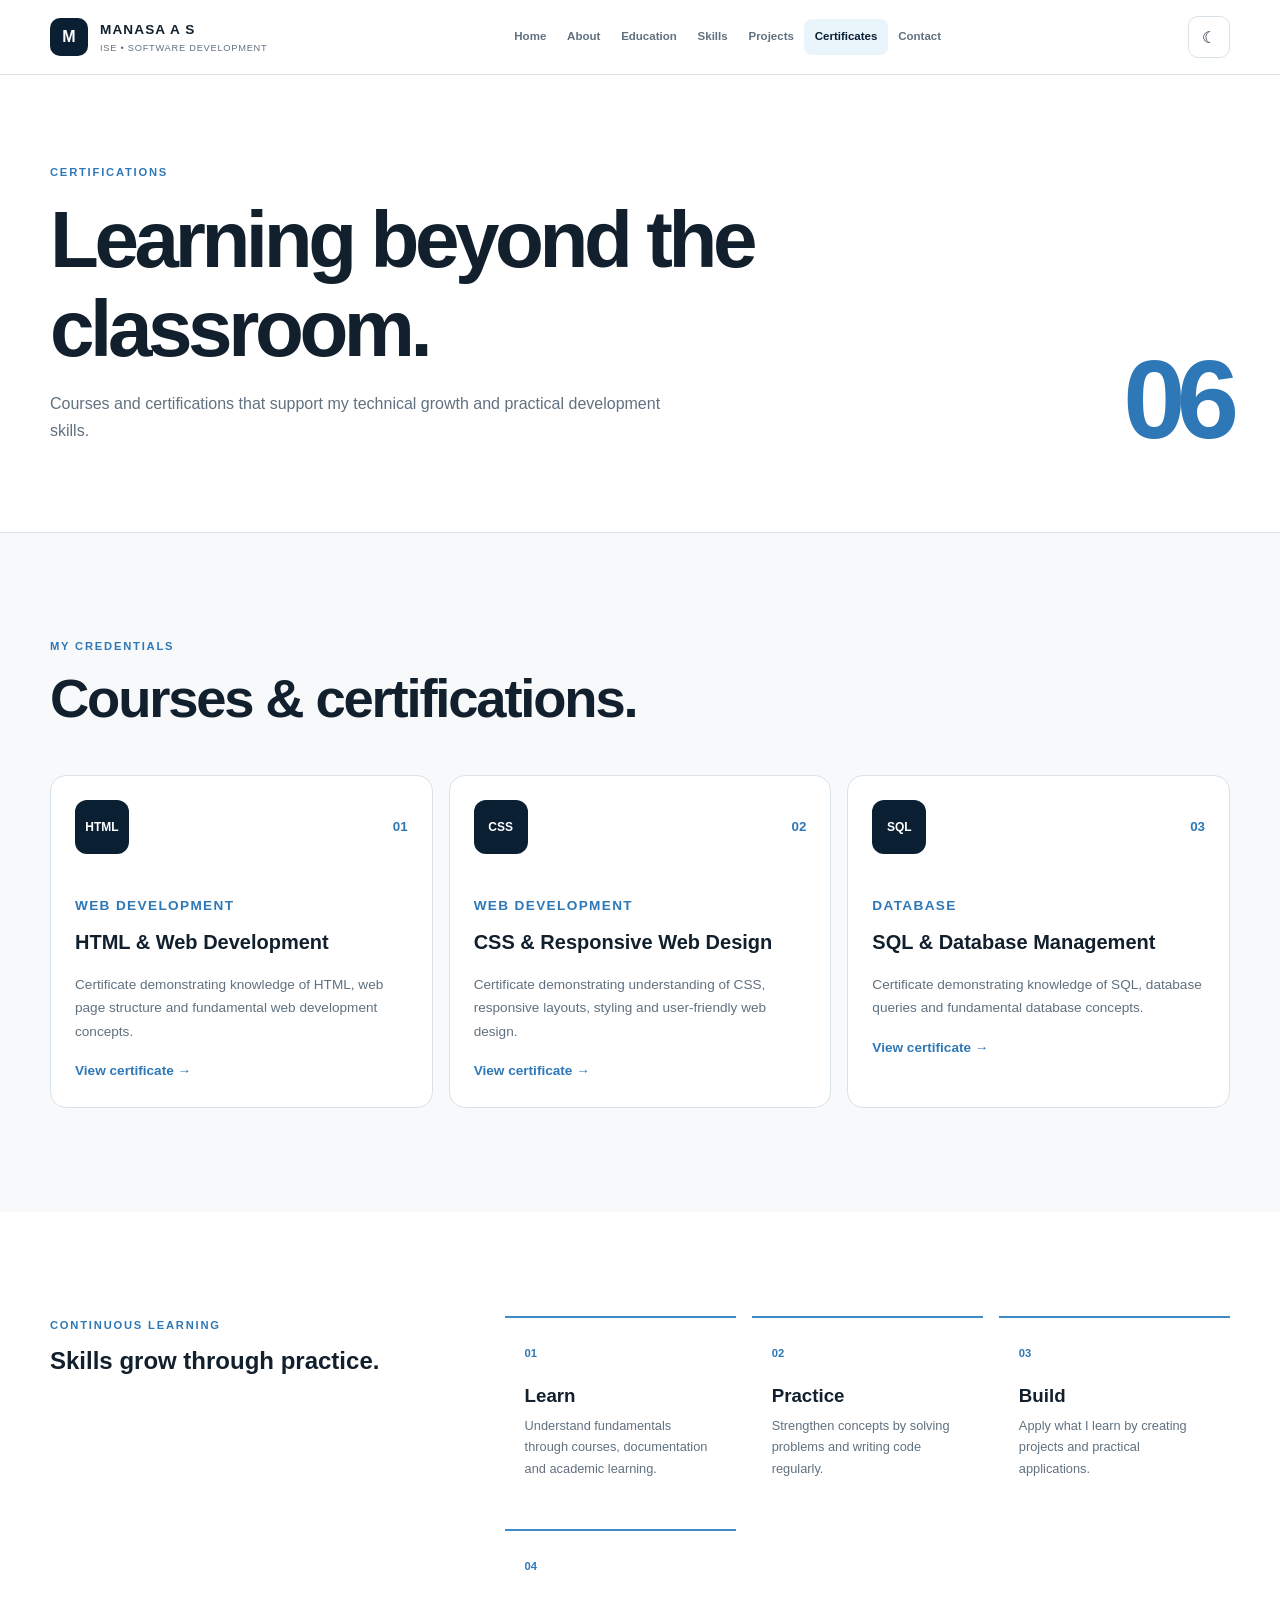
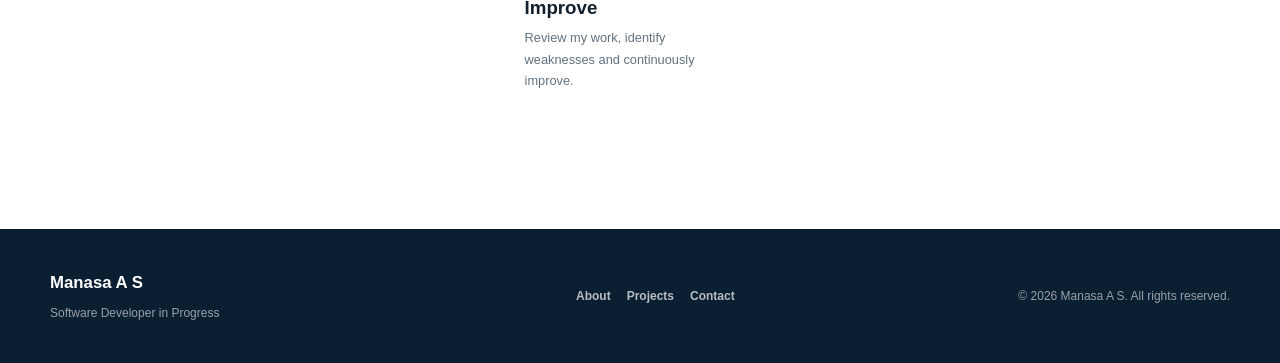
<file: certificates.html>
<!DOCTYPE html>
<html lang="en">
<head>

    <meta charset="UTF-8">

    <meta
        name="viewport"
        content="width=device-width, initial-scale=1.0"
    >

    <meta
        name="description"
        content="Certificates and technical learning of Manasa A S."
    >

    <meta
        name="author"
        content="Manasa A S"
    >

    <title>Certificates | Manasa A S</title>

    <link
        rel="stylesheet"
        href="style.css"
    >

</head>

<body>

<a class="skip-link" href="#main-content">
    Skip to main content
</a>

<header class="site-header">

    <div class="container nav-wrap">

        <a class="brand" href="index.html">

            <span class="brand-mark">M</span>

            <span>
                <strong>MANASA A S</strong>
                <small>ISE • SOFTWARE DEVELOPMENT</small>
            </span>

        </a>

        <nav
            class="site-nav"
            id="primary-navigation"
            aria-label="Primary navigation"
        >

            <a href="index.html" class="nav-link">Home</a>
            <a href="about.html" class="nav-link">About</a>
            <a href="education.html" class="nav-link">Education</a>
            <a href="skills.html" class="nav-link">Skills</a>
            <a href="project.html" class="nav-link">Projects</a>
            <a href="certificates.html" class="nav-link active">Certificates</a>
            <a href="contact.html" class="nav-link">Contact</a>

        </nav>

        <div class="nav-actions">

            <button
                class="theme-toggle"
                type="button"
                aria-label="Switch to dark mode"
            >
                <span class="theme-icon">☾</span>
            </button>

            <button
                class="menu-toggle"
                type="button"
                aria-label="Open navigation menu"
                aria-expanded="false"
                aria-controls="primary-navigation"
            >
                <span></span>
                <span></span>
                <span></span>
            </button>

        </div>

    </div>

</header>


<main id="main-content">

    <section class="page-hero">

        <div class="container page-hero-grid">

            <div class="reveal">

                <p class="eyebrow">
                    CERTIFICATIONS
                </p>

                <h1>
                    Learning beyond
                    the classroom.
                </h1>

                <p>
                    Courses and certifications that
                    support my technical growth and
                    practical development skills.
                </p>

            </div>

            <div class="page-marker reveal">
                06
            </div>

        </div>

    </section>


    <section class="section">

        <div class="container">

            <div class="section-heading reveal">

                <p class="eyebrow">
                    MY CREDENTIALS
                </p>

                <h2>
                    Courses & certifications.
                </h2>

            </div>


            <div class="certificate-grid">

                <article class="certificate-card-new reveal">

                    <div class="certificate-top">

                        <span>
                            HTML
                        </span>

                        <small>
                            01
                        </small>

                    </div>

                    <p class="certificate-category">
                        WEB DEVELOPMENT
                    </p>

                    <h3>
                        HTML & Web Development
                    </h3>

                    <p>
                        Certificate demonstrating
                        knowledge of HTML, web page
                        structure and fundamental
                        web development concepts.
                    </p>

                    <a
                        class="text-link"
                        href="assets/static.pdf"
                        aria-label="View HTML certificate"
                    >
                        View certificate →
                    </a>

                </article>


                <article class="certificate-card-new reveal">

                    <div class="certificate-top">

                        <span>
                            CSS
                        </span>

                        <small>
                            02
                        </small>

                    </div>

                    <p class="certificate-category">
                        WEB DEVELOPMENT
                    </p>

                    <h3>
                        CSS & Responsive Web Design
                    </h3>

                    <p>
                        Certificate demonstrating
                        understanding of CSS, responsive
                        layouts, styling and user-friendly
                        web design.
                    </p>

                    <a
                        class="text-link"
                        href="assets/Responsive.pdf"
                        aria-label="View CSS certificate"
                    >
                        View certificate →
                    </a>

                </article>


                <article class="certificate-card-new reveal">

                    <div class="certificate-top">

                        <span>
                            SQL
                        </span>

                        <small>
                            03
                        </small>

                    </div>

                    <p class="certificate-category">
                        DATABASE
                    </p>

                    <h3>
                        SQL & Database Management
                    </h3>

                    <p>
                        Certificate demonstrating
                        knowledge of SQL, database
                        queries and fundamental
                        database concepts.
                    </p>

                    <a
                        class="text-link"
                        href="assets/database.pdf"
                        aria-label="View SQL certificate"
                    >
                        View certificate →
                    </a>

                </article>

            </div>

        </div>

    </section>


    <section class="section soft-section">

        <div class="container learning-layout">

            <div class="reveal">

                <p class="eyebrow">
                    CONTINUOUS LEARNING
                </p>

                <h2>
                    Skills grow
                    through practice.
                </h2>

            </div>

            <div class="learning-steps">

                <div class="learning-step reveal">
                    <strong>01</strong>
                    <h3>Learn</h3>
                    <p>
                        Understand fundamentals through
                        courses, documentation and
                        academic learning.
                    </p>
                </div>

                <div class="learning-step reveal">
                    <strong>02</strong>
                    <h3>Practice</h3>
                    <p>
                        Strengthen concepts by solving
                        problems and writing code regularly.
                    </p>
                </div>

                <div class="learning-step reveal">
                    <strong>03</strong>
                    <h3>Build</h3>
                    <p>
                        Apply what I learn by creating
                        projects and practical applications.
                    </p>
                </div>

                <div class="learning-step reveal">
                    <strong>04</strong>
                    <h3>Improve</h3>
                    <p>
                        Review my work, identify weaknesses
                        and continuously improve.
                    </p>
                </div>

            </div>

        </div>

    </section>

</main>


<footer class="site-footer">

    <div class="container footer-grid">

        <div>
            <a class="footer-brand" href="index.html">
                Manasa A S
            </a>

            <p>
                Software Developer in Progress
            </p>
        </div>

        <div class="footer-links">
            <a href="about.html">About</a>
            <a href="project.html">Projects</a>
            <a href="contact.html">Contact</a>
        </div>

        <p class="copyright">
            © <span class="current-year"></span>
            Manasa A S. All rights reserved.
        </p>

    </div>

</footer>

<script src="script.js"></script>

</body>
</html>
</file>
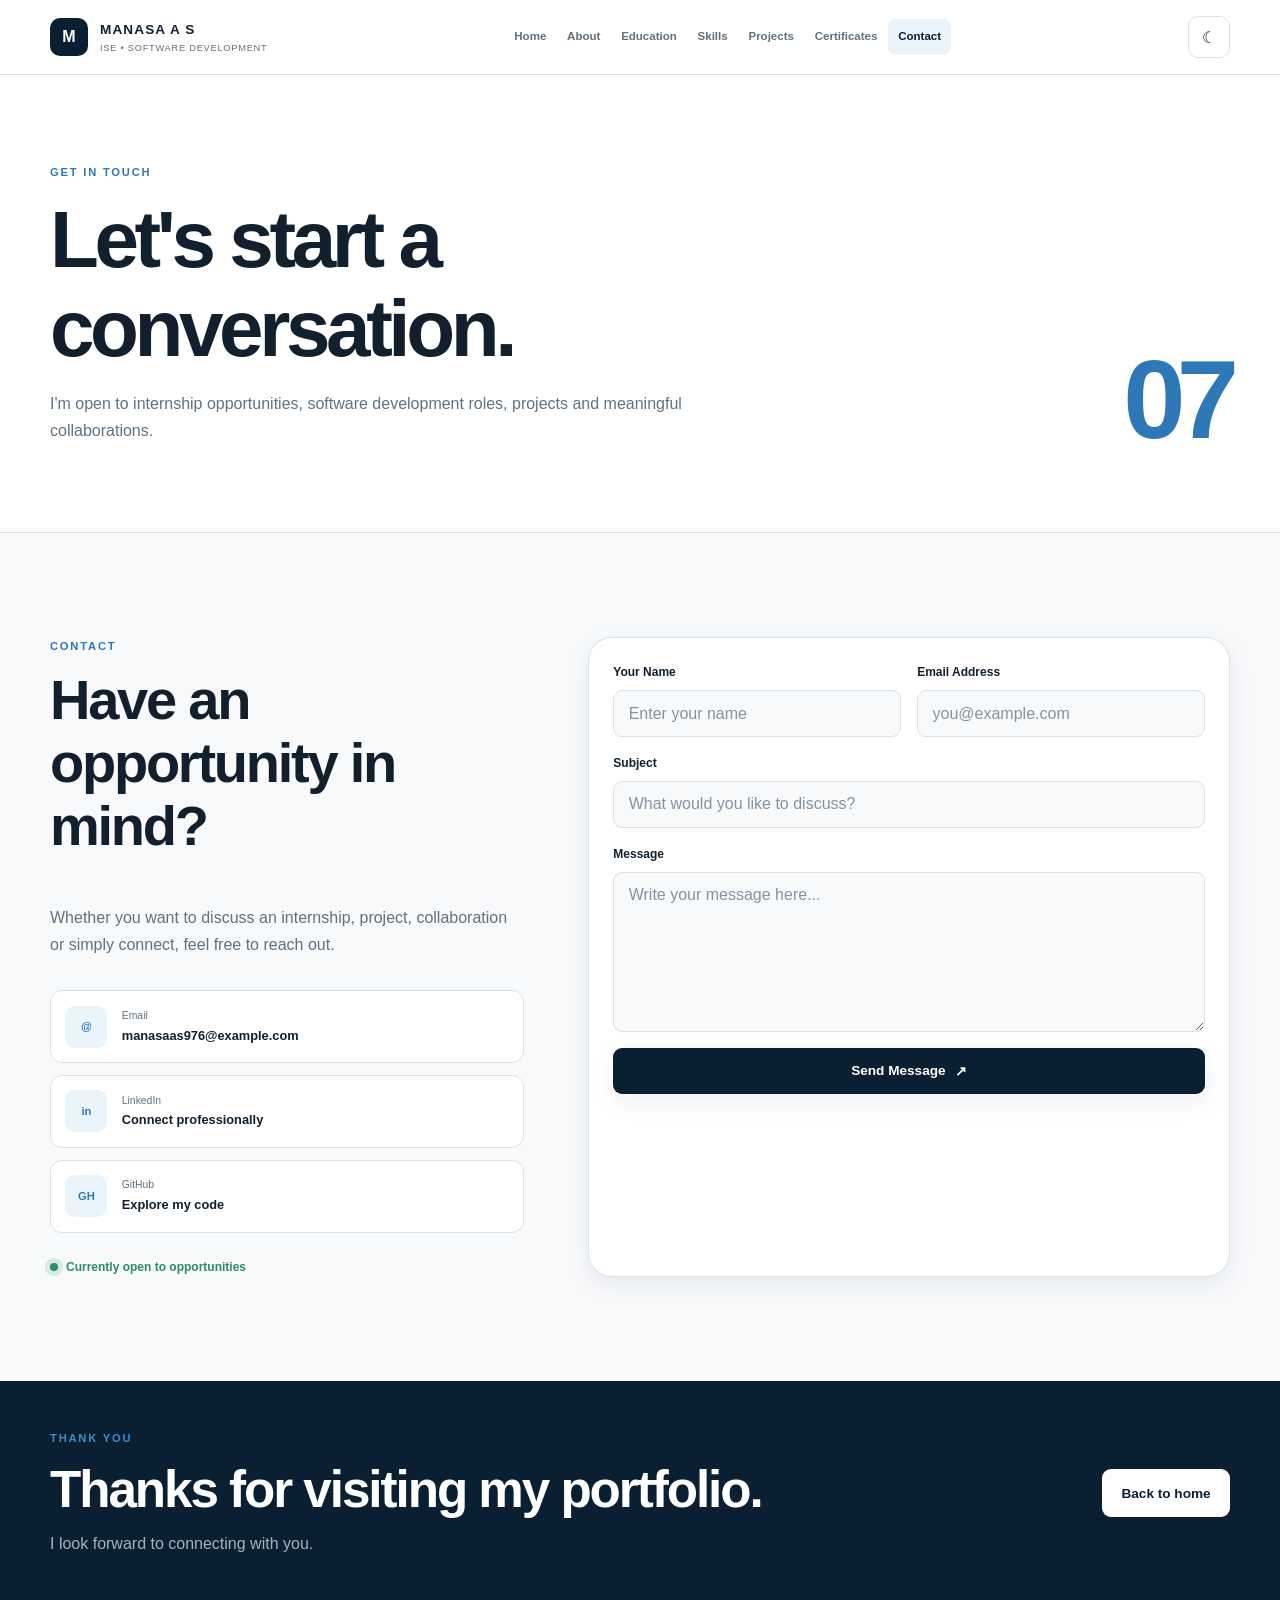
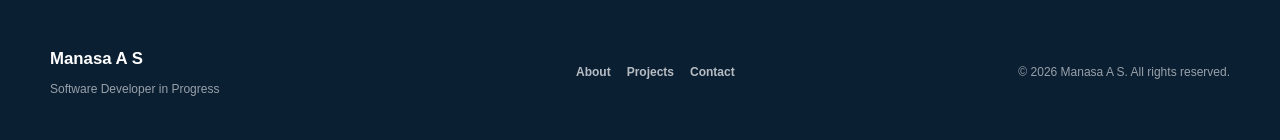
<file: Contact.html>
<!DOCTYPE html>
<html lang="en">
<head>

    <meta charset="UTF-8">

    <meta
        name="viewport"
        content="width=device-width, initial-scale=1.0"
    >

    <meta
        name="description"
        content="Contact Manasa A S for internships, projects, collaborations and software development opportunities."
    >

    <meta
        name="author"
        content="Manasa A S"
    >

    <title>Contact | Manasa A S</title>

    <link
        rel="stylesheet"
        href="style.css"
    >

</head>

<body>

<a class="skip-link" href="#main-content">
    Skip to main content
</a>

<header class="site-header">

    <div class="container nav-wrap">

        <a class="brand" href="index.html">

            <span class="brand-mark">M</span>

            <span>
                <strong>MANASA A S</strong>
                <small>ISE • SOFTWARE DEVELOPMENT</small>
            </span>

        </a>

        <nav
            class="site-nav"
            id="primary-navigation"
            aria-label="Primary navigation"
        >

            <a href="index.html" class="nav-link">
                Home
            </a>

            <a href="about.html" class="nav-link">
                About
            </a>

            <a href="education.html" class="nav-link">
                Education
            </a>

            <a href="skills.html" class="nav-link">
                Skills
            </a>

            <a href="project.html" class="nav-link">
                Projects
            </a>

            <a href="certificates.html" class="nav-link">
                Certificates
            </a>

            <a href="contact.html" class="nav-link active">
                Contact
            </a>

        </nav>

        <div class="nav-actions">

            <button
                class="theme-toggle"
                type="button"
                aria-label="Switch to dark mode"
            >
                <span class="theme-icon">☾</span>
            </button>

            <button
                class="menu-toggle"
                type="button"
                aria-label="Open navigation menu"
                aria-expanded="false"
                aria-controls="primary-navigation"
            >
                <span></span>
                <span></span>
                <span></span>
            </button>

        </div>

    </div>

</header>


<main id="main-content">

    <section class="page-hero">

        <div class="container page-hero-grid">

            <div class="reveal">

                <p class="eyebrow">
                    GET IN TOUCH
                </p>

                <h1>
                    Let's start
                    a conversation.
                </h1>

                <p>
                    I'm open to internship opportunities,
                    software development roles, projects
                    and meaningful collaborations.
                </p>

            </div>

            <div class="page-marker reveal">
                07
            </div>

        </div>

    </section>


    <section class="section">

        <div class="container contact-layout">

            <div class="contact-intro reveal">

                <p class="eyebrow">
                    CONTACT
                </p>

                <h2>
                    Have an opportunity
                    in mind?
                </h2>

                <p>
                    Whether you want to discuss an
                    internship, project, collaboration
                    or simply connect, feel free to
                    reach out.
                </p>


                <div class="contact-list">

                    <a
                        href="mailto:manasaas976@example.com"
                        class="contact-item"
                    >

                        <span class="contact-symbol">
                            @
                        </span>

                        <span>
                            <small>Email</small>
                            <strong>
                                manasaas976@example.com
                            </strong>
                        </span>

                    </a>


                    <a
                        href="https://www.linkedin.com/in/manasa77512b332"
                        target="_blank"
                        rel="noopener noreferrer"
                        class="contact-item"
                    >

                        <span class="contact-symbol">
                            in
                        </span>

                        <span>
                            <small>LinkedIn</small>
                            <strong>
                                Connect professionally
                            </strong>
                        </span>

                    </a>


                    <a
                        href="https://github.com/manasa-as"
                        target="_blank"
                        rel="noopener noreferrer"
                        class="contact-item"
                    >

                        <span class="contact-symbol">
                            GH
                        </span>

                        <span>
                            <small>GitHub</small>
                            <strong>
                                Explore my code
                            </strong>
                        </span>

                    </a>

                </div>


                <div class="availability">

                    <span class="availability-dot"></span>

                    <span>
                        Currently open to opportunities
                    </span>

                </div>

            </div>


            <div class="form-card reveal">

                <form
                    class="contact-form"
                    action="mailto:manasaas976@example.com"
                    method="post"
                    enctype="text/plain"
                >

                    <div class="form-row">

                        <div class="form-field">

                            <label for="name">
                                Your Name
                            </label>

                            <input
                                type="text"
                                id="name"
                                name="name"
                                placeholder="Enter your name"
                                autocomplete="name"
                                required
                            >

                        </div>


                        <div class="form-field">

                            <label for="email">
                                Email Address
                            </label>

                            <input
                                type="email"
                                id="email"
                                name="email"
                                placeholder="you@example.com"
                                autocomplete="email"
                                required
                            >

                        </div>

                    </div>


                    <div class="form-field">

                        <label for="subject">
                            Subject
                        </label>

                        <input
                            type="text"
                            id="subject"
                            name="subject"
                            placeholder="What would you like to discuss?"
                            required
                        >

                    </div>


                    <div class="form-field">

                        <label for="message">
                            Message
                        </label>

                        <textarea
                            id="message"
                            name="message"
                            placeholder="Write your message here..."
                            required
                        ></textarea>

                    </div>


                    <button
                        class="button button-primary"
                        type="submit"
                    >
                        Send Message
                        <span aria-hidden="true">↗</span>
                    </button>

                </form>

            </div>

        </div>

    </section>


    <section class="cta-section">

        <div class="container cta-box reveal">

            <div>

                <p class="eyebrow">
                    THANK YOU
                </p>

                <h2>
                    Thanks for visiting
                    my portfolio.
                </h2>

                <p>
                    I look forward to connecting with you.
                </p>

            </div>

            <a
                href="index.html"
                class="button button-light"
            >
                Back to home
            </a>

        </div>

    </section>

</main>


<footer class="site-footer">

    <div class="container footer-grid">

        <div>
            <a class="footer-brand" href="index.html">
                Manasa A S
            </a>

            <p>
                Software Developer in Progress
            </p>
        </div>

        <div class="footer-links">
            <a href="about.html">About</a>
            <a href="project.html">Projects</a>
            <a href="contact.html">Contact</a>
        </div>

        <p class="copyright">
            © <span class="current-year"></span>
            Manasa A S. All rights reserved.
        </p>

    </div>

</footer>

<script src="script.js"></script>

</body>
</html>
</file>
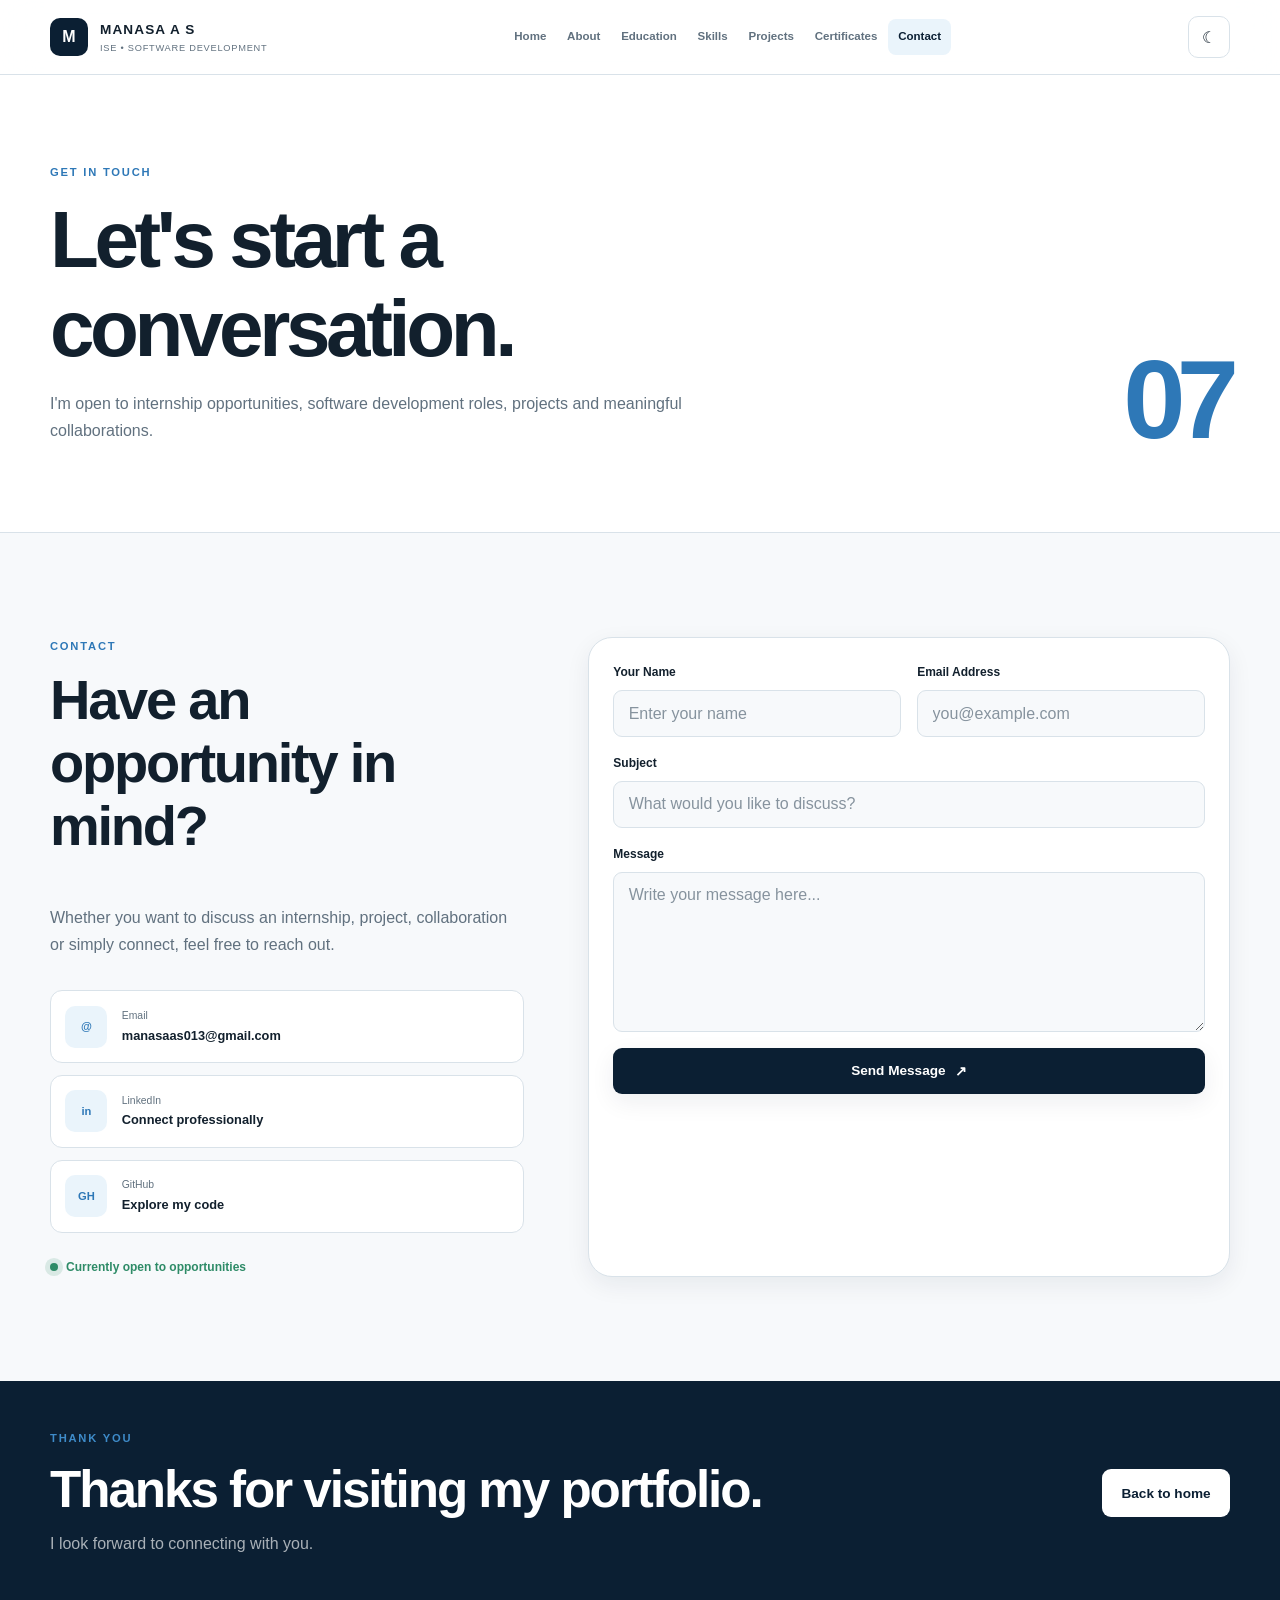
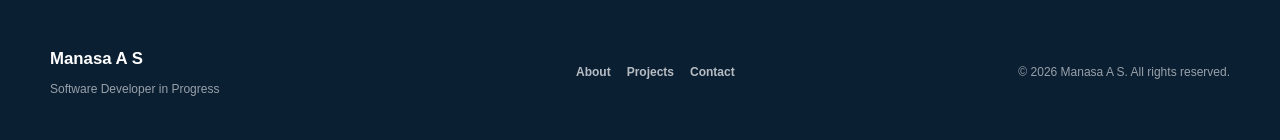
<file: contact.html>
<!DOCTYPE html>
<html lang="en">
<head>

    <meta charset="UTF-8">

    <meta
        name="viewport"
        content="width=device-width, initial-scale=1.0"
    >

    <meta
        name="description"
        content="Contact Manasa A S for internships, projects, collaborations and software development opportunities."
    >

    <meta
        name="author"
        content="Manasa A S"
    >

    <title>Contact | Manasa A S</title>

    <link
        rel="stylesheet"
        href="style.css"
    >

</head>

<body>

<a class="skip-link" href="#main-content">
    Skip to main content
</a>

<header class="site-header">

    <div class="container nav-wrap">

        <a class="brand" href="index.html">

            <span class="brand-mark">M</span>

            <span>
                <strong>MANASA A S</strong>
                <small>ISE • SOFTWARE DEVELOPMENT</small>
            </span>

        </a>

        <nav
            class="site-nav"
            id="primary-navigation"
            aria-label="Primary navigation"
        >

            <a href="index.html" class="nav-link">
                Home
            </a>

            <a href="about.html" class="nav-link">
                About
            </a>

            <a href="education.html" class="nav-link">
                Education
            </a>

            <a href="skills.html" class="nav-link">
                Skills
            </a>

            <a href="project.html" class="nav-link">
                Projects
            </a>

            <a href="certificates.html" class="nav-link">
                Certificates
            </a>

            <a href="contact.html" class="nav-link active">
                Contact
            </a>

        </nav>

        <div class="nav-actions">

            <button
                class="theme-toggle"
                type="button"
                aria-label="Switch to dark mode"
            >
                <span class="theme-icon">☾</span>
            </button>

            <button
                class="menu-toggle"
                type="button"
                aria-label="Open navigation menu"
                aria-expanded="false"
                aria-controls="primary-navigation"
            >
                <span></span>
                <span></span>
                <span></span>
            </button>

        </div>

    </div>

</header>


<main id="main-content">

    <section class="page-hero">

        <div class="container page-hero-grid">

            <div class="reveal">

                <p class="eyebrow">
                    GET IN TOUCH
                </p>

                <h1>
                    Let's start
                    a conversation.
                </h1>

                <p>
                    I'm open to internship opportunities,
                    software development roles, projects
                    and meaningful collaborations.
                </p>

            </div>

            <div class="page-marker reveal">
                07
            </div>

        </div>

    </section>


    <section class="section">

        <div class="container contact-layout">

            <div class="contact-intro reveal">

                <p class="eyebrow">
                    CONTACT
                </p>

                <h2>
                    Have an opportunity
                    in mind?
                </h2>

                <p>
                    Whether you want to discuss an
                    internship, project, collaboration
                    or simply connect, feel free to
                    reach out.
                </p>


                <div class="contact-list">

                    <a
                        href="mailto:manasaas013@gmail.com"
                        class="contact-item"
                    >

                        <span class="contact-symbol">
                            @
                        </span>

                        <span>
                            <small>Email</small>
                            <strong>
                                manasaas013@gmail.com
                            </strong>
                        </span>

                    </a>


                    <a
                        href="https://www.linkedin.com/in/manasa77512b332"
                        target="_blank"
                        rel="noopener noreferrer"
                        class="contact-item"
                    >

                        <span class="contact-symbol">
                            in
                        </span>

                        <span>
                            <small>LinkedIn</small>
                            <strong>
                                Connect professionally
                            </strong>
                        </span>

                    </a>


                    <a
                        href="https://github.com/manasa-as"
                        target="_blank"
                        rel="noopener noreferrer"
                        class="contact-item"
                    >

                        <span class="contact-symbol">
                            GH
                        </span>

                        <span>
                            <small>GitHub</small>
                            <strong>
                                Explore my code
                            </strong>
                        </span>

                    </a>

                </div>


                <div class="availability">

                    <span class="availability-dot"></span>

                    <span>
                        Currently open to opportunities
                    </span>

                </div>

            </div>


            <div class="form-card reveal">

                <form
                    class="contact-form"
                    action="mailto:manasaas013@gmail.com"
                    method="post"
                    enctype="text/plain"
                    id = "contact-form"
                >

                    <div class="form-row">

                        <div class="form-field">

                            <label for="name">
                                Your Name
                            </label>

                            <input
                                type="text"
                                id="name"
                                name="name"
                                placeholder="Enter your name"
                                autocomplete="name"
                                required
                            >

                        </div>


                        <div class="form-field">

                            <label for="email">
                                Email Address
                            </label>

                            <input
                                type="email"
                                id="email"
                                name="email"
                                placeholder="you@example.com"
                                autocomplete="email"
                                required
                            >

                        </div>

                    </div>


                    <div class="form-field">

                        <label for="subject">
                            Subject
                        </label>

                        <input
                            type="text"
                            id="subject"
                            name="subject"
                            placeholder="What would you like to discuss?"
                            required
                        >

                    </div>


                    <div class="form-field">

                        <label for="message">
                            Message
                        </label>

                        <textarea
                            id="message"
                            name="message"
                            placeholder="Write your message here..."
                            required
                        ></textarea>

                    </div>


                    <button
                        class="button button-primary"
                        type="submit"
                    >
                        Send Message
                        <span aria-hidden="true">↗</span>
                    </button>

                </form>

            </div>

        </div>

    </section>


    <section class="cta-section">

        <div class="container cta-box reveal">

            <div>

                <p class="eyebrow">
                    THANK YOU
                </p>

                <h2>
                    Thanks for visiting
                    my portfolio.
                </h2>

                <p>
                    I look forward to connecting with you.
                </p>

            </div>

            <a
                href="index.html"
                class="button button-light"
            >
                Back to home
            </a>

        </div>

    </section>

</main>


<footer class="site-footer">

    <div class="container footer-grid">

        <div>
            <a class="footer-brand" href="index.html">
                Manasa A S
            </a>

            <p>
                Software Developer in Progress
            </p>
        </div>

        <div class="footer-links">
            <a href="about.html">About</a>
            <a href="project.html">Projects</a>
            <a href="contact.html">Contact</a>
        </div>

        <p class="copyright">
            © <span class="current-year"></span>
            Manasa A S. All rights reserved.
        </p>

    </div>

</footer>

<script src="script.js"></script>

</body>
</html>
</file>
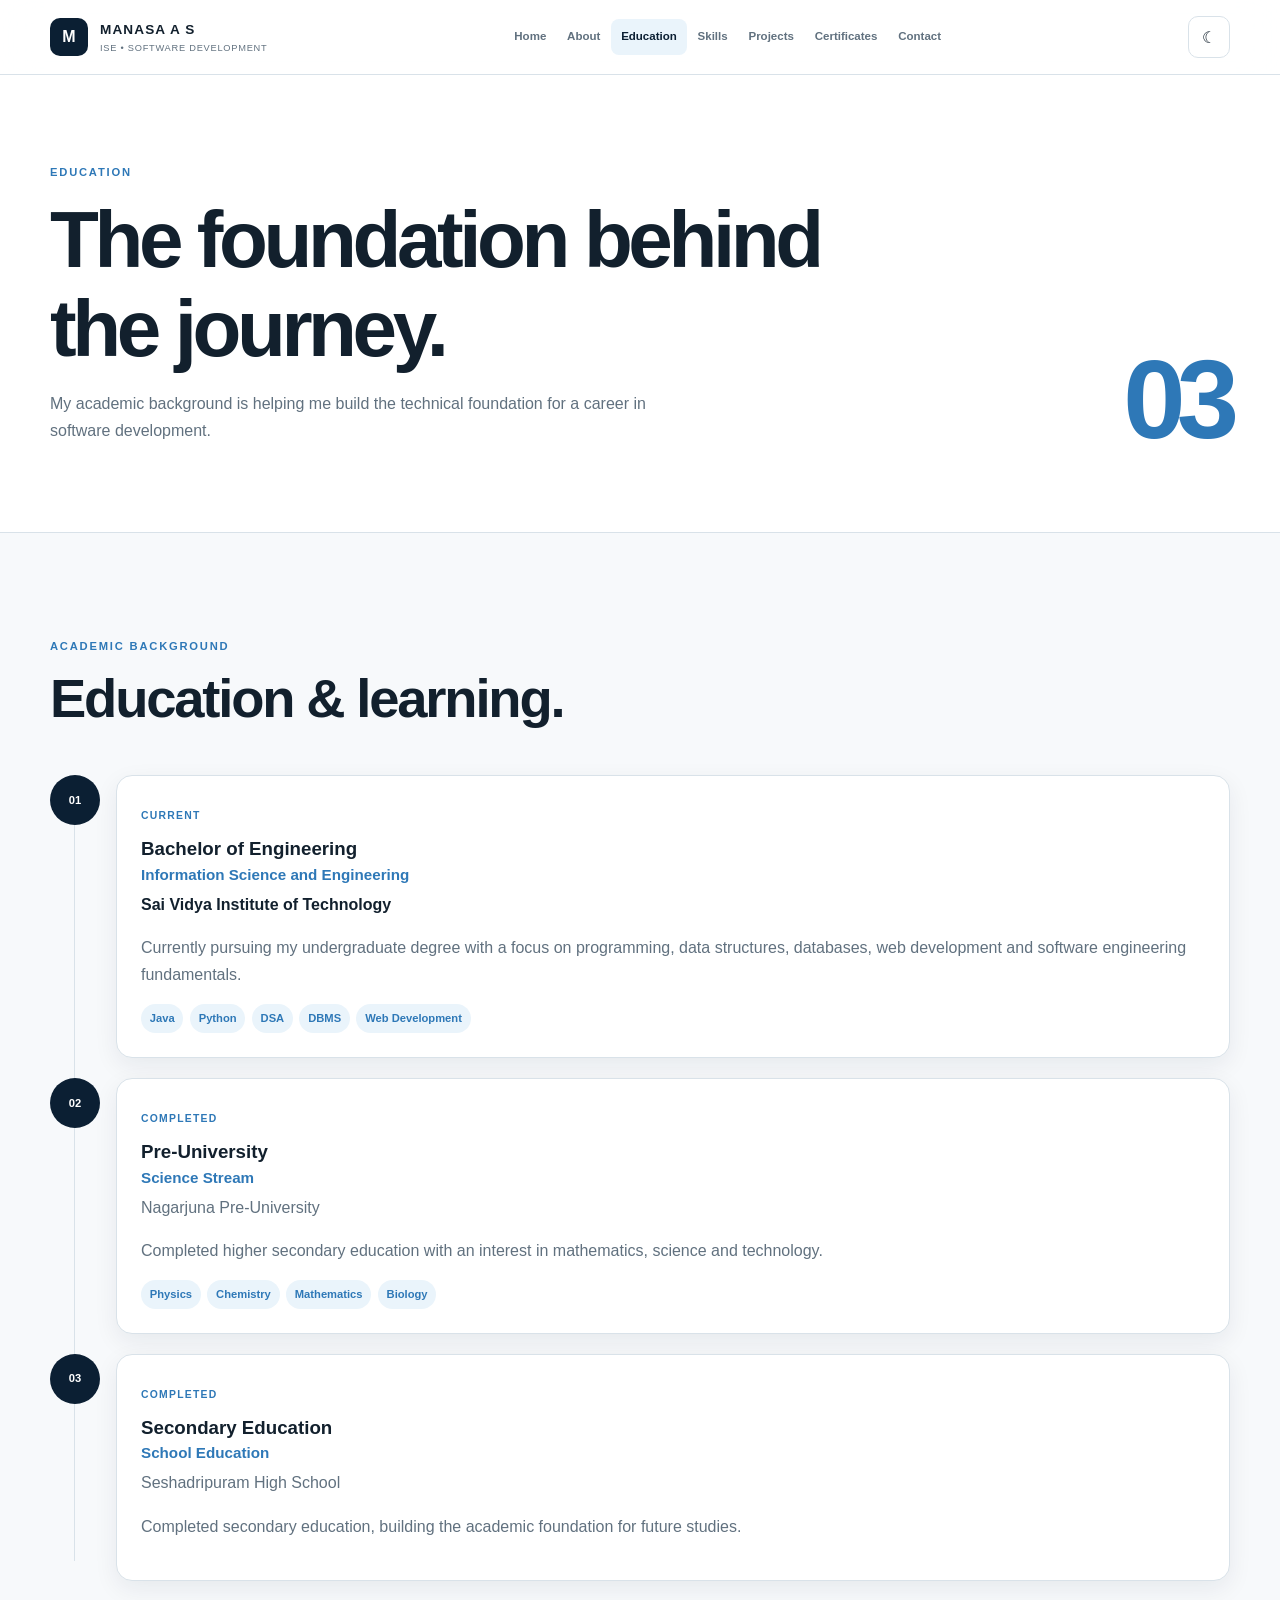
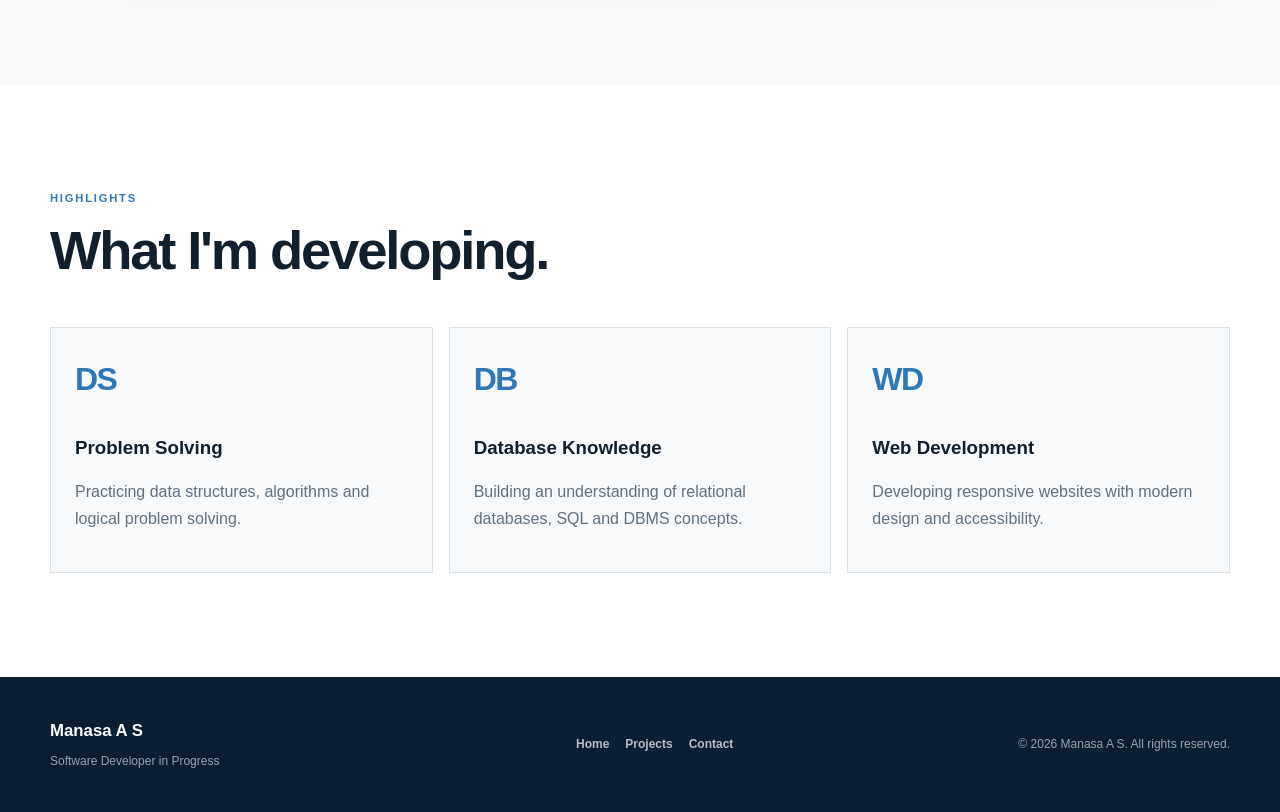
<file: Education.html>
<!DOCTYPE html>
<html lang="en">
<head>

    <meta charset="UTF-8">

    <meta
        name="viewport"
        content="width=device-width, initial-scale=1.0"
    >

    <meta
        name="description"
        content="Academic journey of Manasa A S."
    >

    <meta
        name="author"
        content="Manasa A S"
    >

    <title>Education | Manasa A S</title>

    <link
        rel="stylesheet"
        href="style.css"
    >

</head>

<body>

<a
    class="skip-link"
    href="#main-content"
>
    Skip to main content
</a>

<header class="site-header">

    <div class="container nav-wrap">

        <a
            class="brand"
            href="index.html"
        >
            <span class="brand-mark">M</span>

            <span>
                <strong>MANASA A S</strong>
                <small>ISE • SOFTWARE DEVELOPMENT</small>
            </span>
        </a>

        <nav
            class="site-nav"
            id="primary-navigation"
            aria-label="Primary navigation"
        >

            <a href="index.html" class="nav-link">Home</a>
            <a href="about.html" class="nav-link">About</a>
            <a href="education.html" class="nav-link active">Education</a>
            <a href="skills.html" class="nav-link">Skills</a>
            <a href="project.html" class="nav-link">Projects</a>
            <a href="certificates.html" class="nav-link">Certificates</a>
            <a href="contact.html" class="nav-link">Contact</a>

        </nav>

        <div class="nav-actions">

            <button
                class="theme-toggle"
                type="button"
                aria-label="Switch to dark mode"
            >
                <span class="theme-icon">☾</span>
            </button>

            <button
                class="menu-toggle"
                type="button"
                aria-label="Open navigation menu"
                aria-expanded="false"
                aria-controls="primary-navigation"
            >
                <span></span>
                <span></span>
                <span></span>
            </button>

        </div>

    </div>

</header>


<main id="main-content">

    <section class="page-hero">

        <div class="container page-hero-grid">

            <div class="reveal">

                <p class="eyebrow">
                    EDUCATION
                </p>

                <h1>
                    The foundation
                    behind the journey.
                </h1>

                <p>
                    My academic background is helping
                    me build the technical foundation
                    for a career in software development.
                </p>

            </div>

            <div class="page-marker reveal">
                03
            </div>

        </div>

    </section>


    <section class="section">

        <div class="container">

            <div class="section-heading reveal">

                <p class="eyebrow">
                    ACADEMIC BACKGROUND
                </p>

                <h2>
                    Education & learning.
                </h2>

            </div>


            <div class="timeline">

                <article class="timeline-item reveal">

                    <div class="timeline-marker">
                        01
                    </div>

                    <div class="timeline-content">

                        <span class="status">
                            CURRENT
                        </span>

                        <h3>
                            Bachelor of Engineering
                        </h3>

                        <h4>
                            Information Science
                            and Engineering
                        </h4>

                        <p class="institution">
                            Sai Vidya Institute
                            of Technology
                        </p>

                        <p>
                            Currently pursuing my
                            undergraduate degree with
                            a focus on programming,
                            data structures, databases,
                            web development and
                            software engineering
                            fundamentals.
                        </p>

                        <div class="tag-list">

                            <span>Java</span>
                            <span>Python</span>
                            <span>DSA</span>
                            <span>DBMS</span>
                            <span>Web Development</span>

                        </div>

                    </div>

                </article>


                <article class="timeline-item reveal">

                    <div class="timeline-marker">
                        02
                    </div>

                    <div class="timeline-content">

                        <span class="status">
                            COMPLETED
                        </span>

                        <h3>
                            Pre-University
                        </h3>

                        <h4>
                            Science Stream
                        </h4>

                        <p>
                            Nagarjuna Pre-University
                        </p>

                        <p>
                            Completed higher secondary
                            education with an interest
                            in mathematics, science
                            and technology.
                        </p>

                        <div class="tag-list">

                            <span>Physics</span>
                            <span>Chemistry</span>
                            <span>Mathematics</span>
                            <span>Biology</span>

                        </div>

                    </div>

                </article>


                <article class="timeline-item reveal">

                    <div class="timeline-marker">
                        03
                    </div>

                    <div class="timeline-content">

                        <span class="status">
                            COMPLETED
                        </span>

                        <h3>
                            Secondary Education
                        </h3>

                        <h4>
                            School Education
                        </h4>

                        <p>
                            Seshadripuram High School
                        </p>

                        <p>
                            Completed secondary education,
                            building the academic foundation
                            for future studies.
                        </p>

                    </div>

                </article>

            </div>

        </div>

    </section>


    <section class="section soft-section">

        <div class="container">

            <div class="section-heading reveal">

                <p class="eyebrow">
                    HIGHLIGHTS
                </p>

                <h2>
                    What I'm developing.
                </h2>

            </div>

            <div class="highlight-grid">

                <article class="highlight reveal">
                    <strong>DS</strong>
                    <h3>Problem Solving</h3>
                    <p>
                        Practicing data structures,
                        algorithms and logical
                        problem solving.
                    </p>
                </article>

                <article class="highlight reveal">
                    <strong>DB</strong>
                    <h3>Database Knowledge</h3>
                    <p>
                        Building an understanding
                        of relational databases,
                        SQL and DBMS concepts.
                    </p>
                </article>

                <article class="highlight reveal">
                    <strong>WD</strong>
                    <h3>Web Development</h3>
                    <p>
                        Developing responsive
                        websites with modern
                        design and accessibility.
                    </p>
                </article>

            </div>

        </div>

    </section>

</main>


<footer class="site-footer">

    <div class="container footer-grid">

        <div>
            <a
                class="footer-brand"
                href="index.html"
            >
                Manasa A S
            </a>

            <p>
                Software Developer in Progress
            </p>
        </div>

        <div class="footer-links">
            <a href="index.html">Home</a>
            <a href="project.html">Projects</a>
            <a href="contact.html">Contact</a>
        </div>

        <p class="copyright">
            © <span class="current-year"></span>
            Manasa A S. All rights reserved.
        </p>

    </div>

</footer>

<script src="script.js"></script>

</body>
</html>
</file>
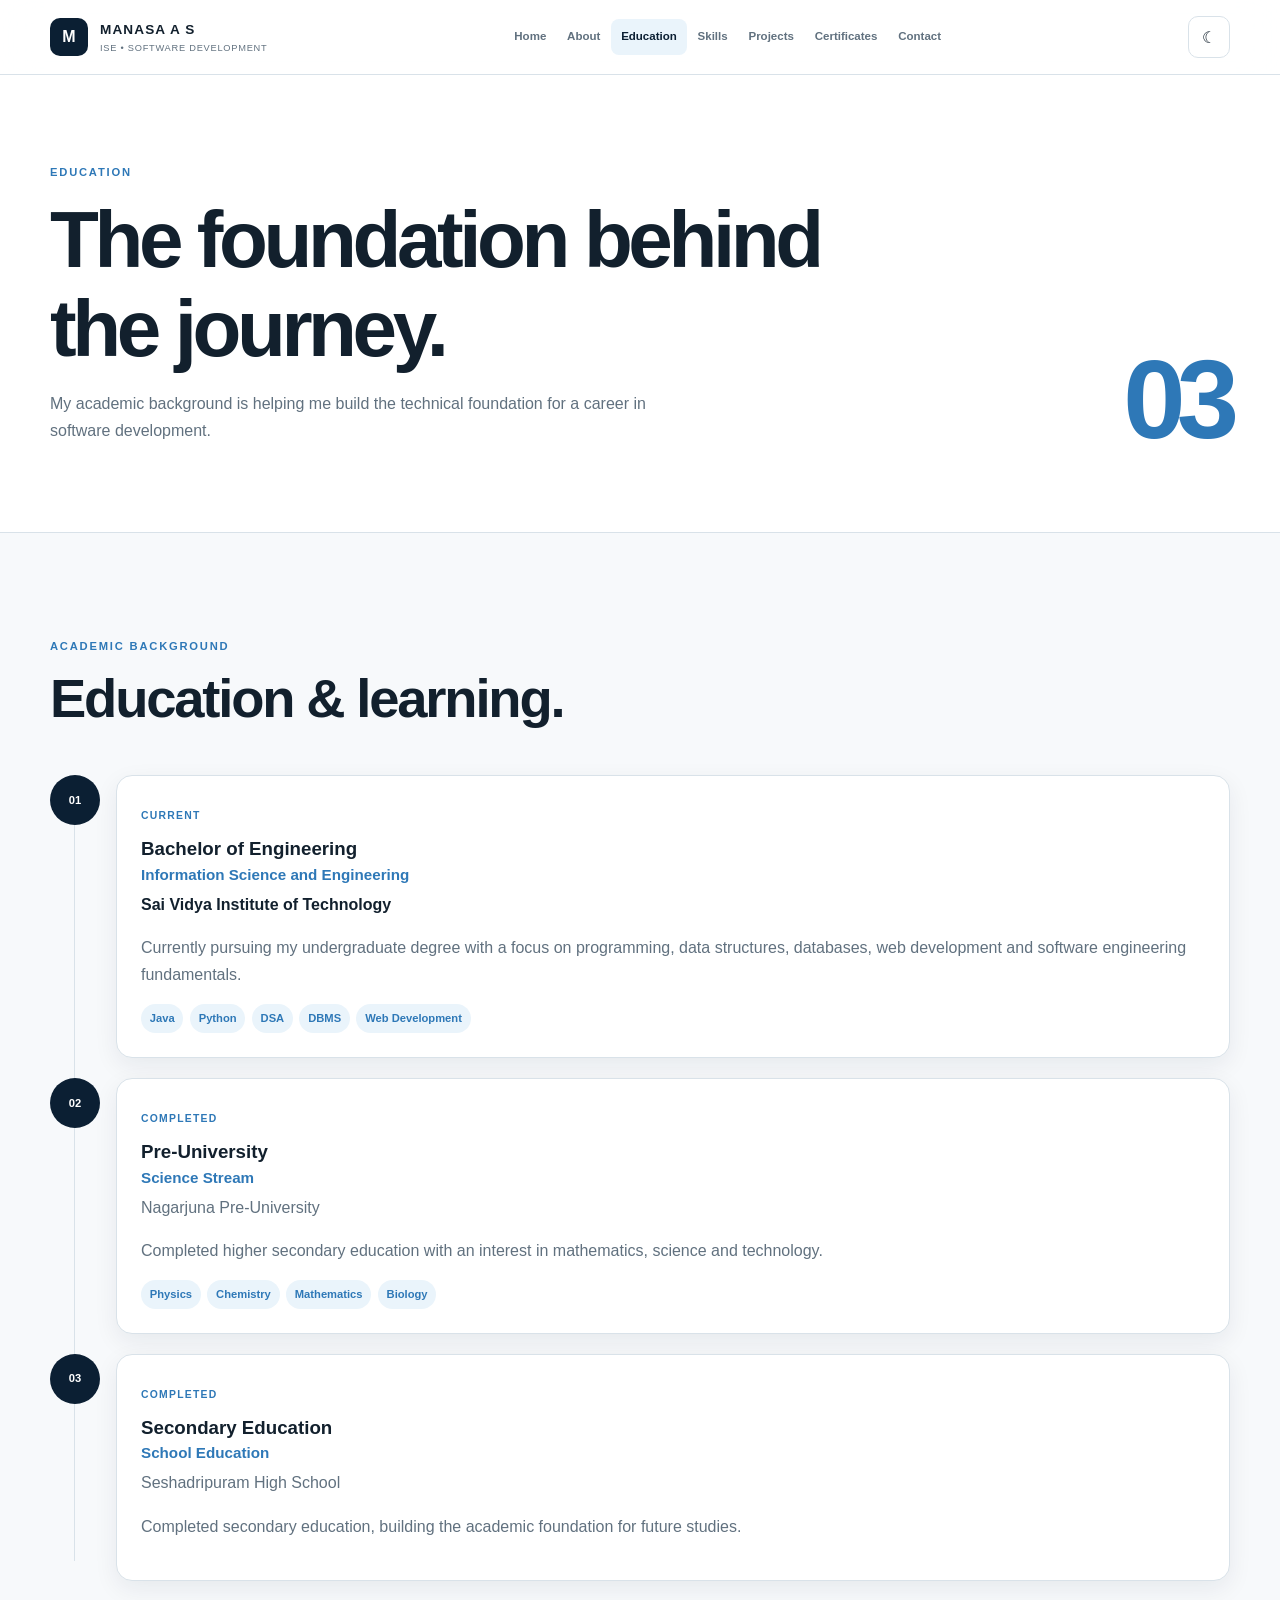
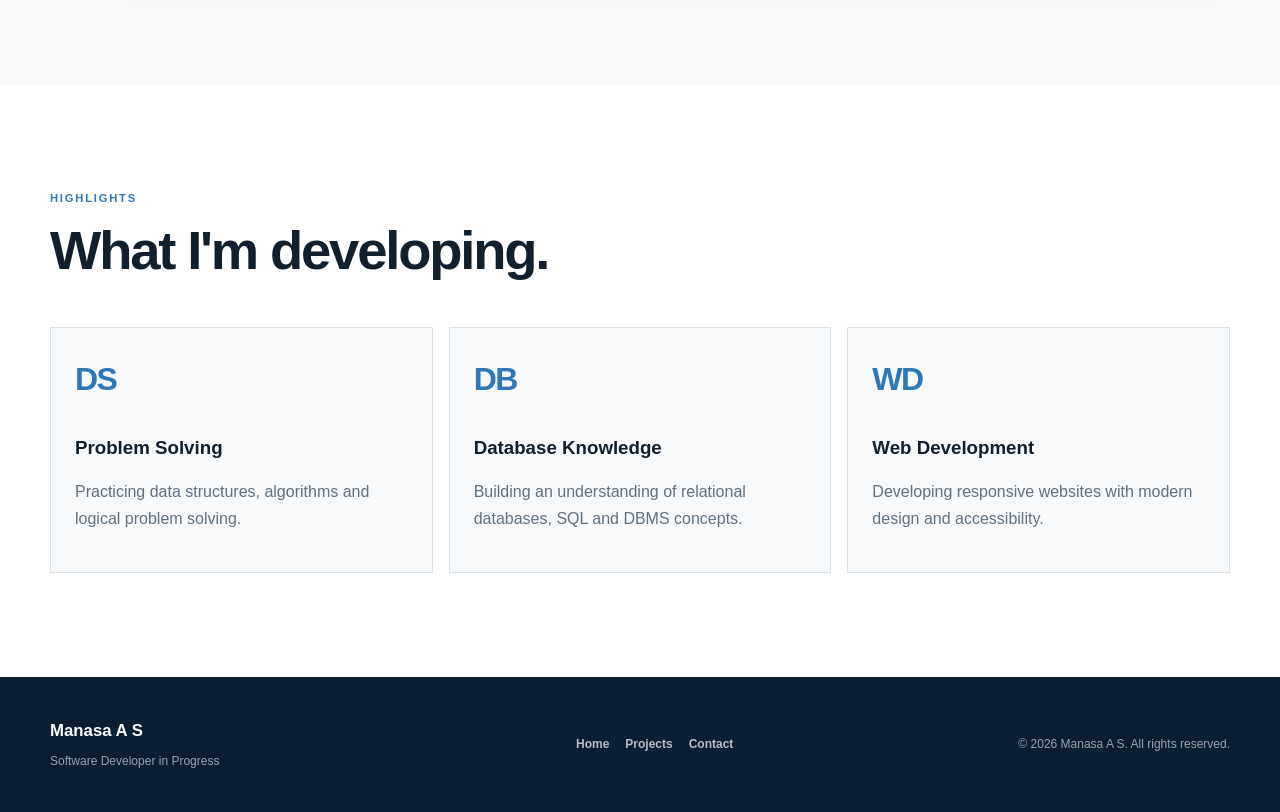
<file: education.html>
<!DOCTYPE html>
<html lang="en">
<head>

    <meta charset="UTF-8">

    <meta
        name="viewport"
        content="width=device-width, initial-scale=1.0"
    >

    <meta
        name="description"
        content="Academic journey of Manasa A S."
    >

    <meta
        name="author"
        content="Manasa A S"
    >

    <title>Education | Manasa A S</title>

    <link
        rel="stylesheet"
        href="style.css"
    >

</head>

<body>

<a
    class="skip-link"
    href="#main-content"
>
    Skip to main content
</a>

<header class="site-header">

    <div class="container nav-wrap">

        <a
            class="brand"
            href="index.html"
        >
            <span class="brand-mark">M</span>

            <span>
                <strong>MANASA A S</strong>
                <small>ISE • SOFTWARE DEVELOPMENT</small>
            </span>
        </a>

        <nav
            class="site-nav"
            id="primary-navigation"
            aria-label="Primary navigation"
        >

            <a href="index.html" class="nav-link">Home</a>
            <a href="about.html" class="nav-link">About</a>
            <a href="education.html" class="nav-link active">Education</a>
            <a href="skills.html" class="nav-link">Skills</a>
            <a href="project.html" class="nav-link">Projects</a>
            <a href="certificates.html" class="nav-link">Certificates</a>
            <a href="contact.html" class="nav-link">Contact</a>

        </nav>

        <div class="nav-actions">

            <button
                class="theme-toggle"
                type="button"
                aria-label="Switch to dark mode"
            >
                <span class="theme-icon">☾</span>
            </button>

            <button
                class="menu-toggle"
                type="button"
                aria-label="Open navigation menu"
                aria-expanded="false"
                aria-controls="primary-navigation"
            >
                <span></span>
                <span></span>
                <span></span>
            </button>

        </div>

    </div>

</header>


<main id="main-content">

    <section class="page-hero">

        <div class="container page-hero-grid">

            <div class="reveal">

                <p class="eyebrow">
                    EDUCATION
                </p>

                <h1>
                    The foundation
                    behind the journey.
                </h1>

                <p>
                    My academic background is helping
                    me build the technical foundation
                    for a career in software development.
                </p>

            </div>

            <div class="page-marker reveal">
                03
            </div>

        </div>

    </section>


    <section class="section">

        <div class="container">

            <div class="section-heading reveal">

                <p class="eyebrow">
                    ACADEMIC BACKGROUND
                </p>

                <h2>
                    Education & learning.
                </h2>

            </div>


            <div class="timeline">

                <article class="timeline-item reveal">

                    <div class="timeline-marker">
                        01
                    </div>

                    <div class="timeline-content">

                        <span class="status">
                            CURRENT
                        </span>

                        <h3>
                            Bachelor of Engineering
                        </h3>

                        <h4>
                            Information Science
                            and Engineering
                        </h4>

                        <p class="institution">
                            Sai Vidya Institute
                            of Technology
                        </p>

                        <p>
                            Currently pursuing my
                            undergraduate degree with
                            a focus on programming,
                            data structures, databases,
                            web development and
                            software engineering
                            fundamentals.
                        </p>

                        <div class="tag-list">

                            <span>Java</span>
                            <span>Python</span>
                            <span>DSA</span>
                            <span>DBMS</span>
                            <span>Web Development</span>

                        </div>

                    </div>

                </article>


                <article class="timeline-item reveal">

                    <div class="timeline-marker">
                        02
                    </div>

                    <div class="timeline-content">

                        <span class="status">
                            COMPLETED
                        </span>

                        <h3>
                            Pre-University
                        </h3>

                        <h4>
                            Science Stream
                        </h4>

                        <p>
                            Nagarjuna Pre-University
                        </p>

                        <p>
                            Completed higher secondary
                            education with an interest
                            in mathematics, science
                            and technology.
                        </p>

                        <div class="tag-list">

                            <span>Physics</span>
                            <span>Chemistry</span>
                            <span>Mathematics</span>
                            <span>Biology</span>

                        </div>

                    </div>

                </article>


                <article class="timeline-item reveal">

                    <div class="timeline-marker">
                        03
                    </div>

                    <div class="timeline-content">

                        <span class="status">
                            COMPLETED
                        </span>

                        <h3>
                            Secondary Education
                        </h3>

                        <h4>
                            School Education
                        </h4>

                        <p>
                            Seshadripuram High School
                        </p>

                        <p>
                            Completed secondary education,
                            building the academic foundation
                            for future studies.
                        </p>

                    </div>

                </article>

            </div>

        </div>

    </section>


    <section class="section soft-section">

        <div class="container">

            <div class="section-heading reveal">

                <p class="eyebrow">
                    HIGHLIGHTS
                </p>

                <h2>
                    What I'm developing.
                </h2>

            </div>

            <div class="highlight-grid">

                <article class="highlight reveal">
                    <strong>DS</strong>
                    <h3>Problem Solving</h3>
                    <p>
                        Practicing data structures,
                        algorithms and logical
                        problem solving.
                    </p>
                </article>

                <article class="highlight reveal">
                    <strong>DB</strong>
                    <h3>Database Knowledge</h3>
                    <p>
                        Building an understanding
                        of relational databases,
                        SQL and DBMS concepts.
                    </p>
                </article>

                <article class="highlight reveal">
                    <strong>WD</strong>
                    <h3>Web Development</h3>
                    <p>
                        Developing responsive
                        websites with modern
                        design and accessibility.
                    </p>
                </article>

            </div>

        </div>

    </section>

</main>


<footer class="site-footer">

    <div class="container footer-grid">

        <div>
            <a
                class="footer-brand"
                href="index.html"
            >
                Manasa A S
            </a>

            <p>
                Software Developer in Progress
            </p>
        </div>

        <div class="footer-links">
            <a href="index.html">Home</a>
            <a href="project.html">Projects</a>
            <a href="contact.html">Contact</a>
        </div>

        <p class="copyright">
            © <span class="current-year"></span>
            Manasa A S. All rights reserved.
        </p>

    </div>

</footer>

<script src="script.js"></script>

</body>
</html>
</file>
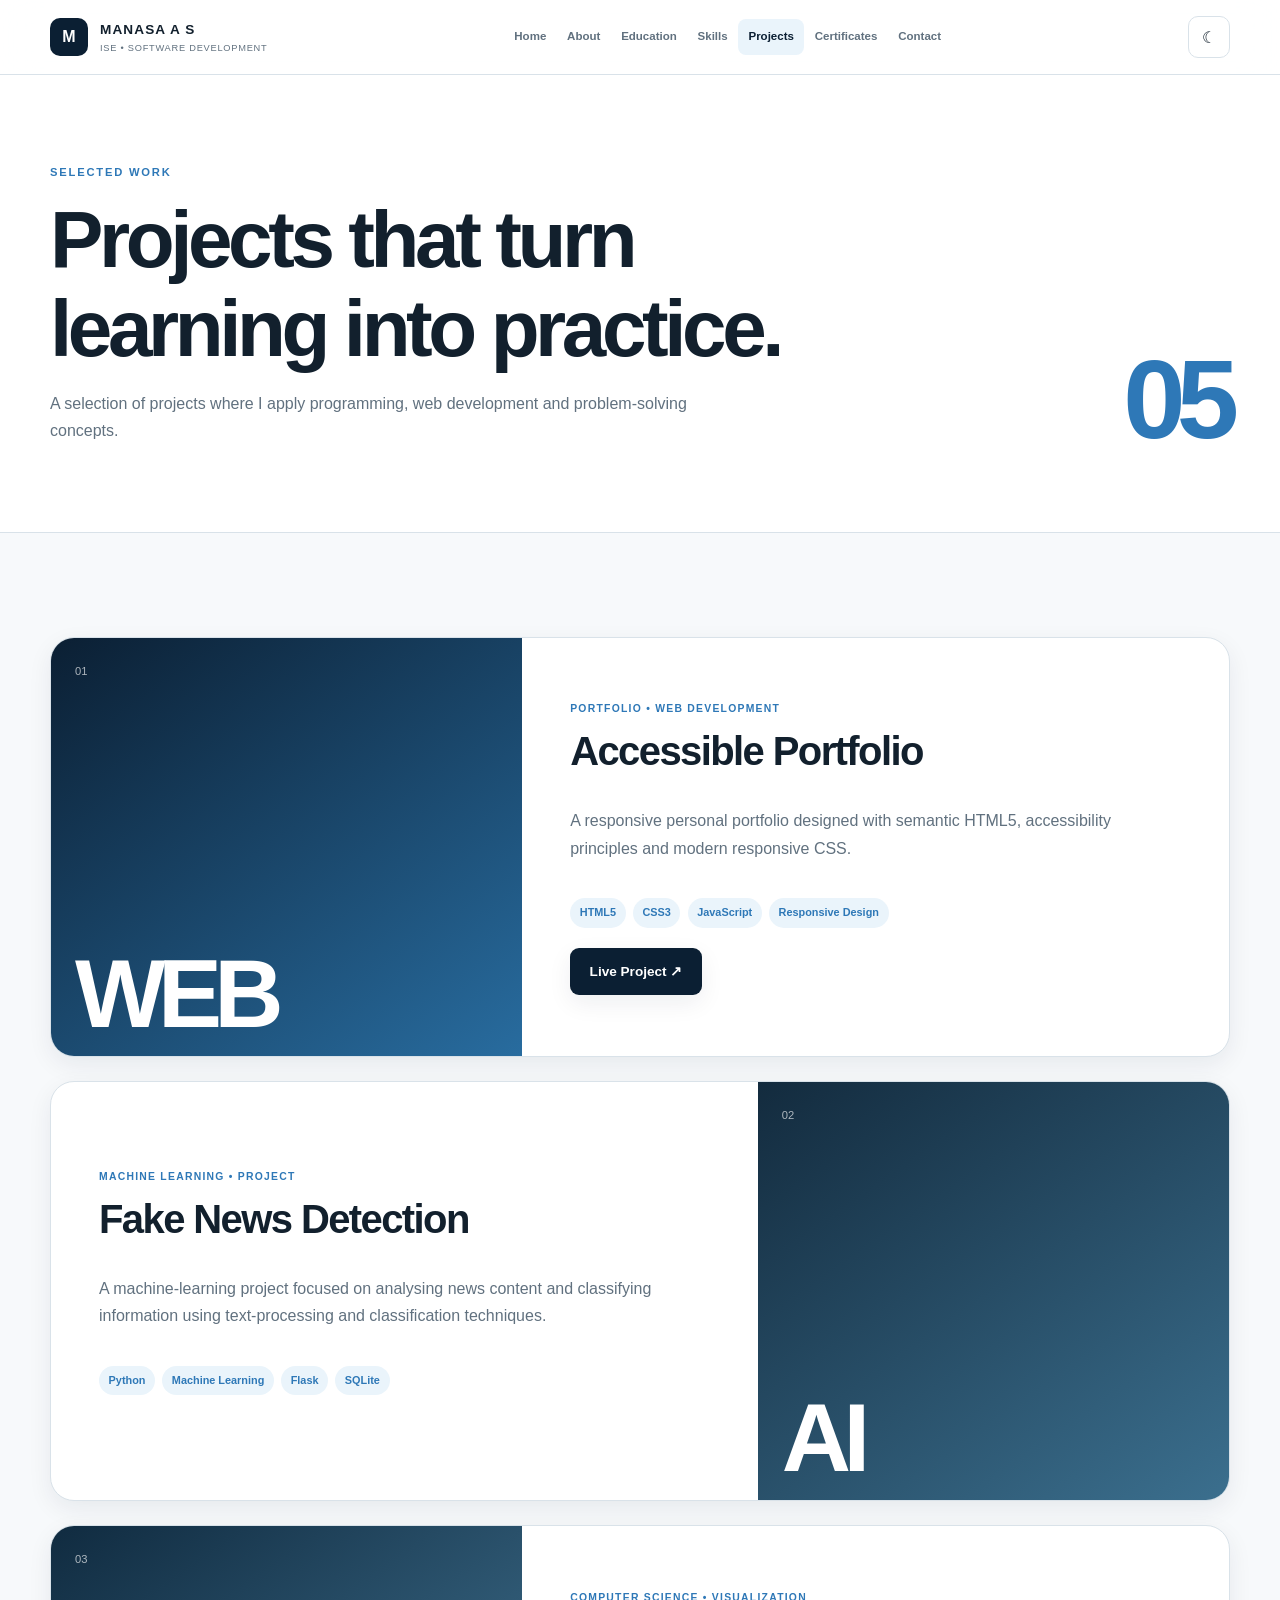
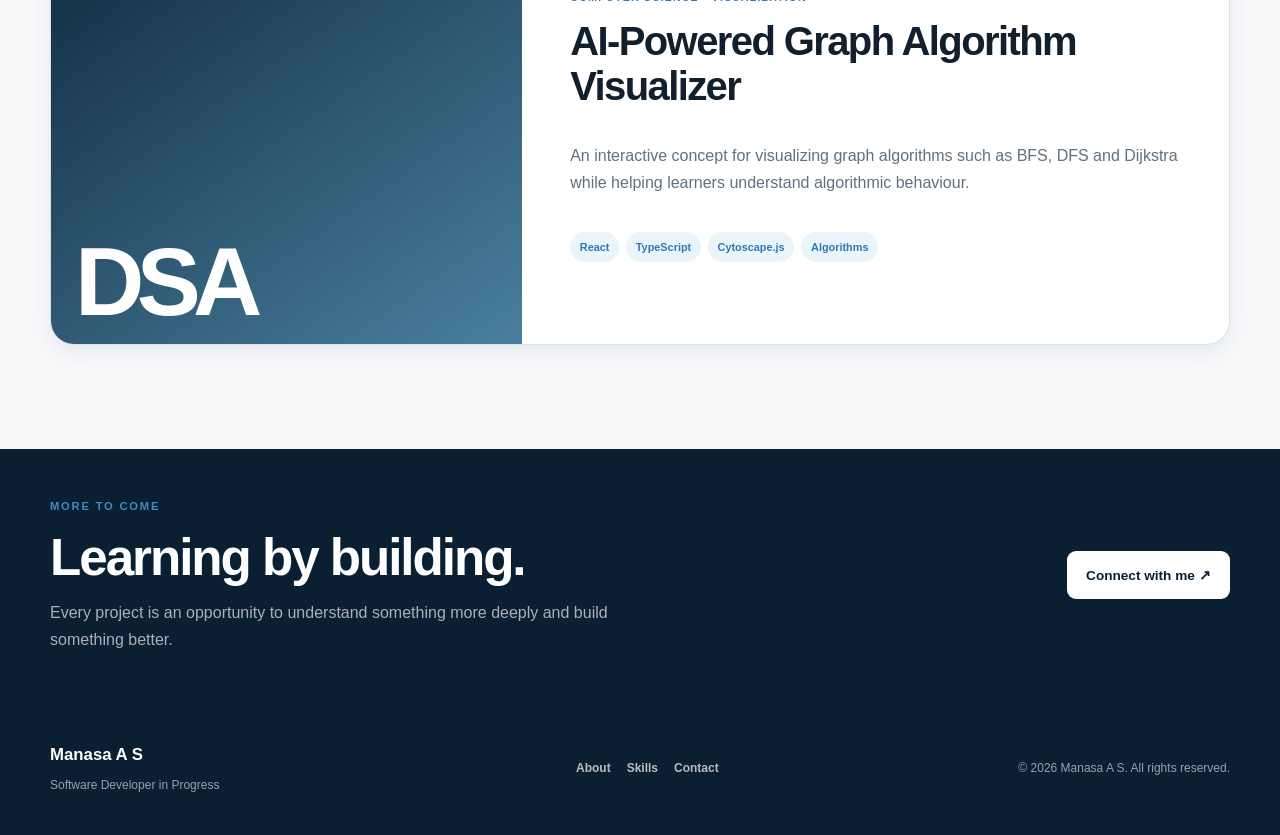
<file: Project.html>
<!DOCTYPE html>
<html lang="en">
<head>

    <meta charset="UTF-8">

    <meta
        name="viewport"
        content="width=device-width, initial-scale=1.0"
    >

    <meta
        name="description"
        content="Projects and technical work by Manasa A S."
    >

    <meta
        name="author"
        content="Manasa A S"
    >

    <title>Projects | Manasa A S</title>

    <link
        rel="stylesheet"
        href="style.css"
    >

</head>

<body>

<a class="skip-link" href="#main-content">
    Skip to main content
</a>

<header class="site-header">

    <div class="container nav-wrap">

        <a class="brand" href="index.html">

            <span class="brand-mark">M</span>

            <span>
                <strong>MANASA A S</strong>
                <small>ISE • SOFTWARE DEVELOPMENT</small>
            </span>

        </a>

        <nav
            class="site-nav"
            id="primary-navigation"
            aria-label="Primary navigation"
        >

            <a href="index.html" class="nav-link">Home</a>
            <a href="about.html" class="nav-link">About</a>
            <a href="education.html" class="nav-link">Education</a>
            <a href="skills.html" class="nav-link">Skills</a>
            <a href="project.html" class="nav-link active">Projects</a>
            <a href="certificates.html" class="nav-link">Certificates</a>
            <a href="contact.html" class="nav-link">Contact</a>

        </nav>

        <div class="nav-actions">

            <button
                class="theme-toggle"
                type="button"
                aria-label="Switch to dark mode"
            >
                <span class="theme-icon">☾</span>
            </button>

            <button
                class="menu-toggle"
                type="button"
                aria-label="Open navigation menu"
                aria-expanded="false"
                aria-controls="primary-navigation"
            >
                <span></span>
                <span></span>
                <span></span>
            </button>

        </div>

    </div>

</header>


<main id="main-content">

    <section class="page-hero">

        <div class="container page-hero-grid">

            <div class="reveal">

                <p class="eyebrow">
                    SELECTED WORK
                </p>

                <h1>
                    Projects that turn
                    learning into practice.
                </h1>

                <p>
                    A selection of projects where I
                    apply programming, web development
                    and problem-solving concepts.
                </p>

            </div>

            <div class="page-marker reveal">
                05
            </div>

        </div>

    </section>


    <section class="section">

        <div class="container">

            <div class="project-list">

                <article class="project-feature reveal">

                    <div class="project-visual project-visual-one">

                        <span>
                            01
                        </span>

                        <strong>
                            WEB
                        </strong>

                    </div>

                    <div class="project-details">

                        <p class="project-label">
                            PORTFOLIO • WEB DEVELOPMENT
                        </p>

                        <h2>
                            Accessible Portfolio
                        </h2>

                        <p>
                            A responsive personal portfolio
                            designed with semantic HTML5,
                            accessibility principles and
                            modern responsive CSS.
                        </p>

                        <div class="project-stack">

                            <span>HTML5</span>
                            <span>CSS3</span>
                            <span>JavaScript</span>
                            <span>Responsive Design</span>

                        </div>

                        <div class="project-actions">

                            <a
                                class="button button-primary"
                                href="https://manasa-as.github.io/Accessible-portfolio/"
                                target="_blank"
                                rel="noopener noreferrer"
                            >
                                Live Project ↗
                            </a>

                        </div>

                    </div>

                </article>


                <article class="project-feature reverse reveal">

                    <div class="project-visual project-visual-two">

                        <span>
                            02
                        </span>

                        <strong>
                            AI
                        </strong>

                    </div>

                    <div class="project-details">

                        <p class="project-label">
                            MACHINE LEARNING • PROJECT
                        </p>

                        <h2>
                            Fake News Detection
                        </h2>

                        <p>
                            A machine-learning project focused
                            on analysing news content and
                            classifying information using
                            text-processing and classification
                            techniques.
                        </p>

                        <div class="project-stack">

                            <span>Python</span>
                            <span>Machine Learning</span>
                            <span>Flask</span>
                            <span>SQLite</span>

                        </div>

                    </div>

                </article>


                <article class="project-feature reveal">

                    <div class="project-visual project-visual-three">

                        <span>
                            03
                        </span>

                        <strong>
                            DSA
                        </strong>

                    </div>

                    <div class="project-details">

                        <p class="project-label">
                            COMPUTER SCIENCE • VISUALIZATION
                        </p>

                        <h2>
                            AI-Powered Graph
                            Algorithm Visualizer
                        </h2>

                        <p>
                            An interactive concept for visualizing
                            graph algorithms such as BFS, DFS
                            and Dijkstra while helping learners
                            understand algorithmic behaviour.
                        </p>

                        <div class="project-stack">

                            <span>React</span>
                            <span>TypeScript</span>
                            <span>Cytoscape.js</span>
                            <span>Algorithms</span>

                        </div>

                    </div>

                </article>

            </div>

        </div>

    </section>


    <section class="cta-section">

        <div class="container cta-box reveal">

            <div>

                <p class="eyebrow">
                    MORE TO COME
                </p>

                <h2>
                    Learning by building.
                </h2>

                <p>
                    Every project is an opportunity to
                    understand something more deeply
                    and build something better.
                </p>

            </div>

            <a
                class="button button-light"
                href="contact.html"
            >
                Connect with me ↗
            </a>

        </div>

    </section>

</main>


<footer class="site-footer">

    <div class="container footer-grid">

        <div>
            <a class="footer-brand" href="index.html">
                Manasa A S
            </a>

            <p>
                Software Developer in Progress
            </p>
        </div>

        <div class="footer-links">
            <a href="about.html">About</a>
            <a href="skills.html">Skills</a>
            <a href="contact.html">Contact</a>
        </div>

        <p class="copyright">
            © <span class="current-year"></span>
            Manasa A S. All rights reserved.
        </p>

    </div>

</footer>

<script src="script.js"></script>

</body>
</html>
</file>
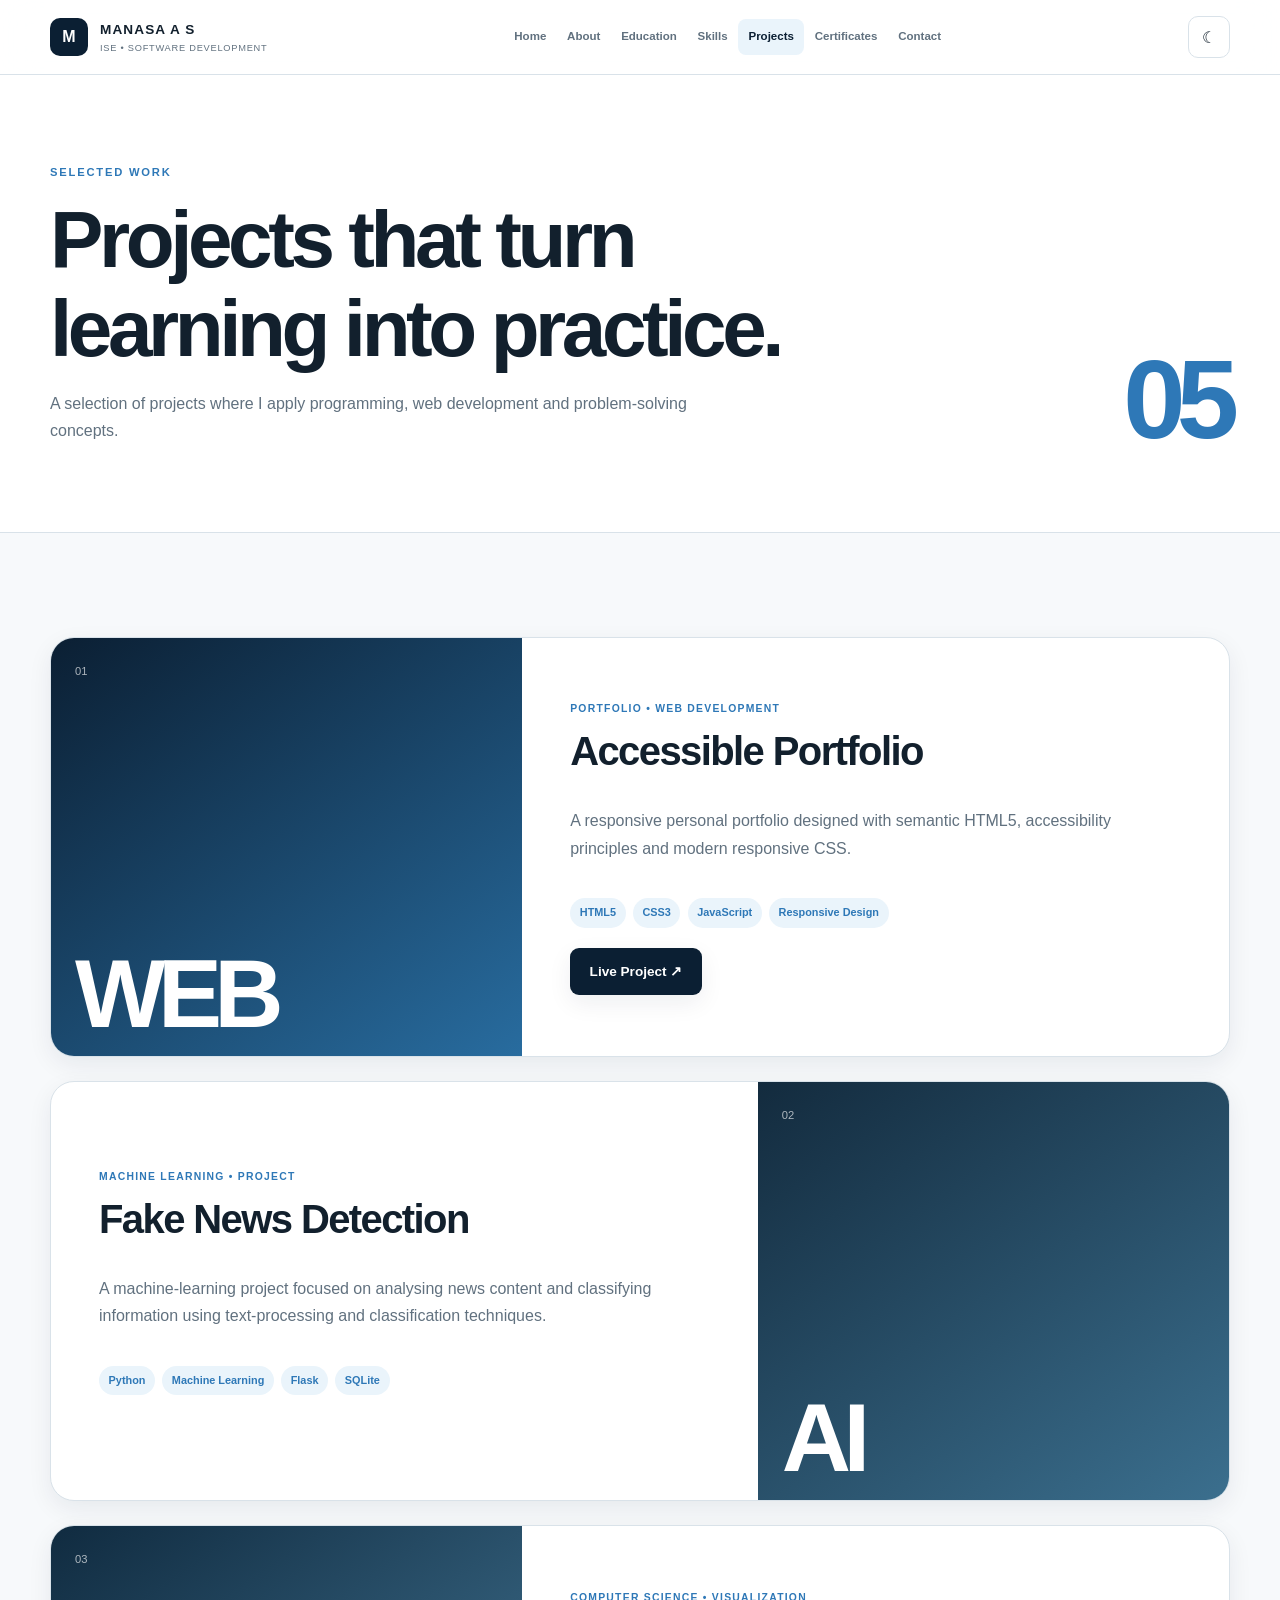
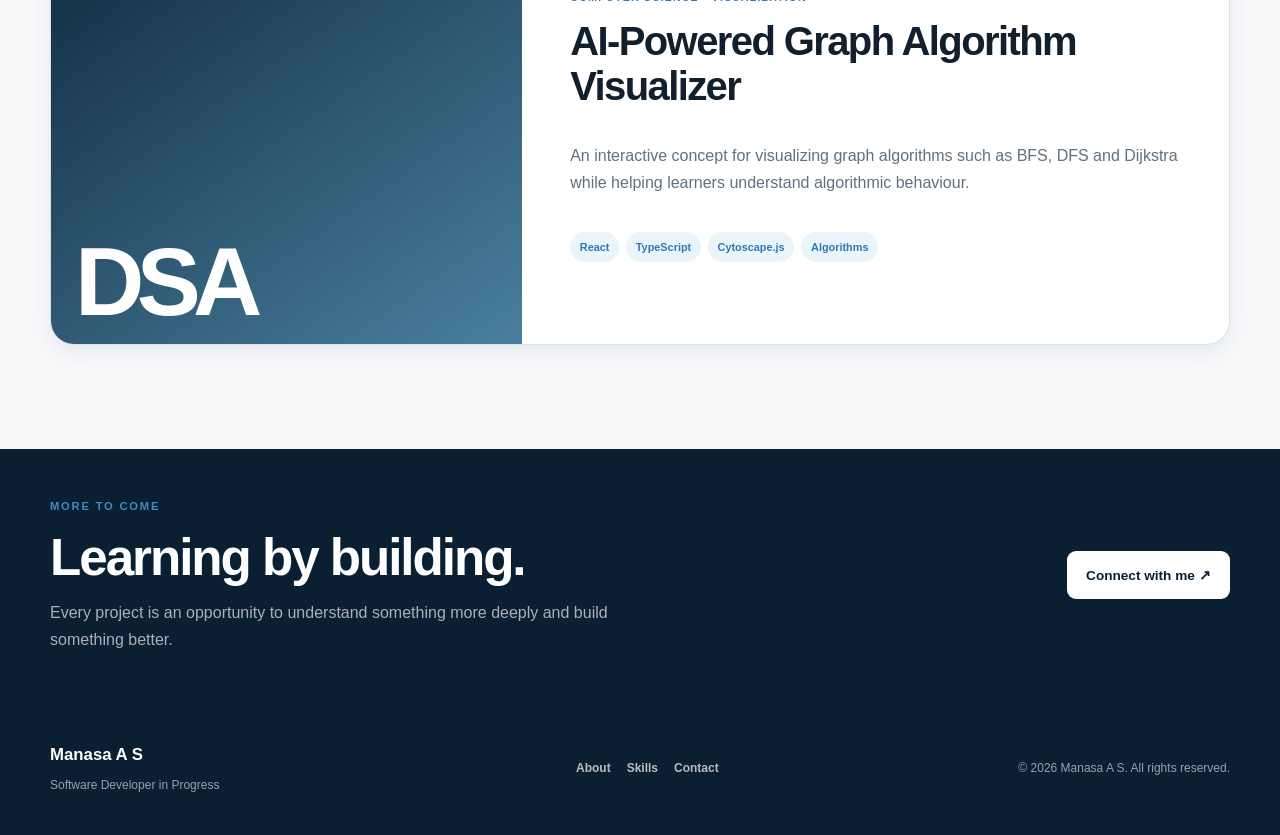
<file: project.html>
<!DOCTYPE html>
<html lang="en">
<head>

    <meta charset="UTF-8">

    <meta
        name="viewport"
        content="width=device-width, initial-scale=1.0"
    >

    <meta
        name="description"
        content="Projects and technical work by Manasa A S."
    >

    <meta
        name="author"
        content="Manasa A S"
    >

    <title>Projects | Manasa A S</title>

    <link
        rel="stylesheet"
        href="style.css"
    >

</head>

<body>

<a class="skip-link" href="#main-content">
    Skip to main content
</a>

<header class="site-header">

    <div class="container nav-wrap">

        <a class="brand" href="index.html">

            <span class="brand-mark">M</span>

            <span>
                <strong>MANASA A S</strong>
                <small>ISE • SOFTWARE DEVELOPMENT</small>
            </span>

        </a>

        <nav
            class="site-nav"
            id="primary-navigation"
            aria-label="Primary navigation"
        >

            <a href="index.html" class="nav-link">Home</a>
            <a href="about.html" class="nav-link">About</a>
            <a href="education.html" class="nav-link">Education</a>
            <a href="skills.html" class="nav-link">Skills</a>
            <a href="project.html" class="nav-link active">Projects</a>
            <a href="certificates.html" class="nav-link">Certificates</a>
            <a href="contact.html" class="nav-link">Contact</a>

        </nav>

        <div class="nav-actions">

            <button
                class="theme-toggle"
                type="button"
                aria-label="Switch to dark mode"
            >
                <span class="theme-icon">☾</span>
            </button>

            <button
                class="menu-toggle"
                type="button"
                aria-label="Open navigation menu"
                aria-expanded="false"
                aria-controls="primary-navigation"
            >
                <span></span>
                <span></span>
                <span></span>
            </button>

        </div>

    </div>

</header>


<main id="main-content">

    <section class="page-hero">

        <div class="container page-hero-grid">

            <div class="reveal">

                <p class="eyebrow">
                    SELECTED WORK
                </p>

                <h1>
                    Projects that turn
                    learning into practice.
                </h1>

                <p>
                    A selection of projects where I
                    apply programming, web development
                    and problem-solving concepts.
                </p>

            </div>

            <div class="page-marker reveal">
                05
            </div>

        </div>

    </section>


    <section class="section">

        <div class="container">

            <div class="project-list">

                <article class="project-feature reveal">

                    <div class="project-visual project-visual-one">

                        <span>
                            01
                        </span>

                        <strong>
                            WEB
                        </strong>

                    </div>

                    <div class="project-details">

                        <p class="project-label">
                            PORTFOLIO • WEB DEVELOPMENT
                        </p>

                        <h2>
                            Accessible Portfolio
                        </h2>

                        <p>
                            A responsive personal portfolio
                            designed with semantic HTML5,
                            accessibility principles and
                            modern responsive CSS.
                        </p>

                        <div class="project-stack">

                            <span>HTML5</span>
                            <span>CSS3</span>
                            <span>JavaScript</span>
                            <span>Responsive Design</span>

                        </div>

                        <div class="project-actions">

                            <a
                                class="button button-primary"
                                href="https://manasa-as.github.io/Accessible-portfolio/"
                                target="_blank"
                                rel="noopener noreferrer"
                            >
                                Live Project ↗
                            </a>

                        </div>

                    </div>

                </article>


                <article class="project-feature reverse reveal">

                    <div class="project-visual project-visual-two">

                        <span>
                            02
                        </span>

                        <strong>
                            AI
                        </strong>

                    </div>

                    <div class="project-details">

                        <p class="project-label">
                            MACHINE LEARNING • PROJECT
                        </p>

                        <h2>
                            Fake News Detection
                        </h2>

                        <p>
                            A machine-learning project focused
                            on analysing news content and
                            classifying information using
                            text-processing and classification
                            techniques.
                        </p>

                        <div class="project-stack">

                            <span>Python</span>
                            <span>Machine Learning</span>
                            <span>Flask</span>
                            <span>SQLite</span>

                        </div>

                    </div>

                </article>


                <article class="project-feature reveal">

                    <div class="project-visual project-visual-three">

                        <span>
                            03
                        </span>

                        <strong>
                            DSA
                        </strong>

                    </div>

                    <div class="project-details">

                        <p class="project-label">
                            COMPUTER SCIENCE • VISUALIZATION
                        </p>

                        <h2>
                            AI-Powered Graph
                            Algorithm Visualizer
                        </h2>

                        <p>
                            An interactive concept for visualizing
                            graph algorithms such as BFS, DFS
                            and Dijkstra while helping learners
                            understand algorithmic behaviour.
                        </p>

                        <div class="project-stack">

                            <span>React</span>
                            <span>TypeScript</span>
                            <span>Cytoscape.js</span>
                            <span>Algorithms</span>

                        </div>

                    </div>

                </article>

            </div>

        </div>

    </section>


    <section class="cta-section">

        <div class="container cta-box reveal">

            <div>

                <p class="eyebrow">
                    MORE TO COME
                </p>

                <h2>
                    Learning by building.
                </h2>

                <p>
                    Every project is an opportunity to
                    understand something more deeply
                    and build something better.
                </p>

            </div>

            <a
                class="button button-light"
                href="contact.html"
            >
                Connect with me ↗
            </a>

        </div>

    </section>

</main>


<footer class="site-footer">

    <div class="container footer-grid">

        <div>
            <a class="footer-brand" href="index.html">
                Manasa A S
            </a>

            <p>
                Software Developer in Progress
            </p>
        </div>

        <div class="footer-links">
            <a href="about.html">About</a>
            <a href="skills.html">Skills</a>
            <a href="contact.html">Contact</a>
        </div>

        <p class="copyright">
            © <span class="current-year"></span>
            Manasa A S. All rights reserved.
        </p>

    </div>

</footer>

<script src="script.js"></script>

</body>
</html>
</file>
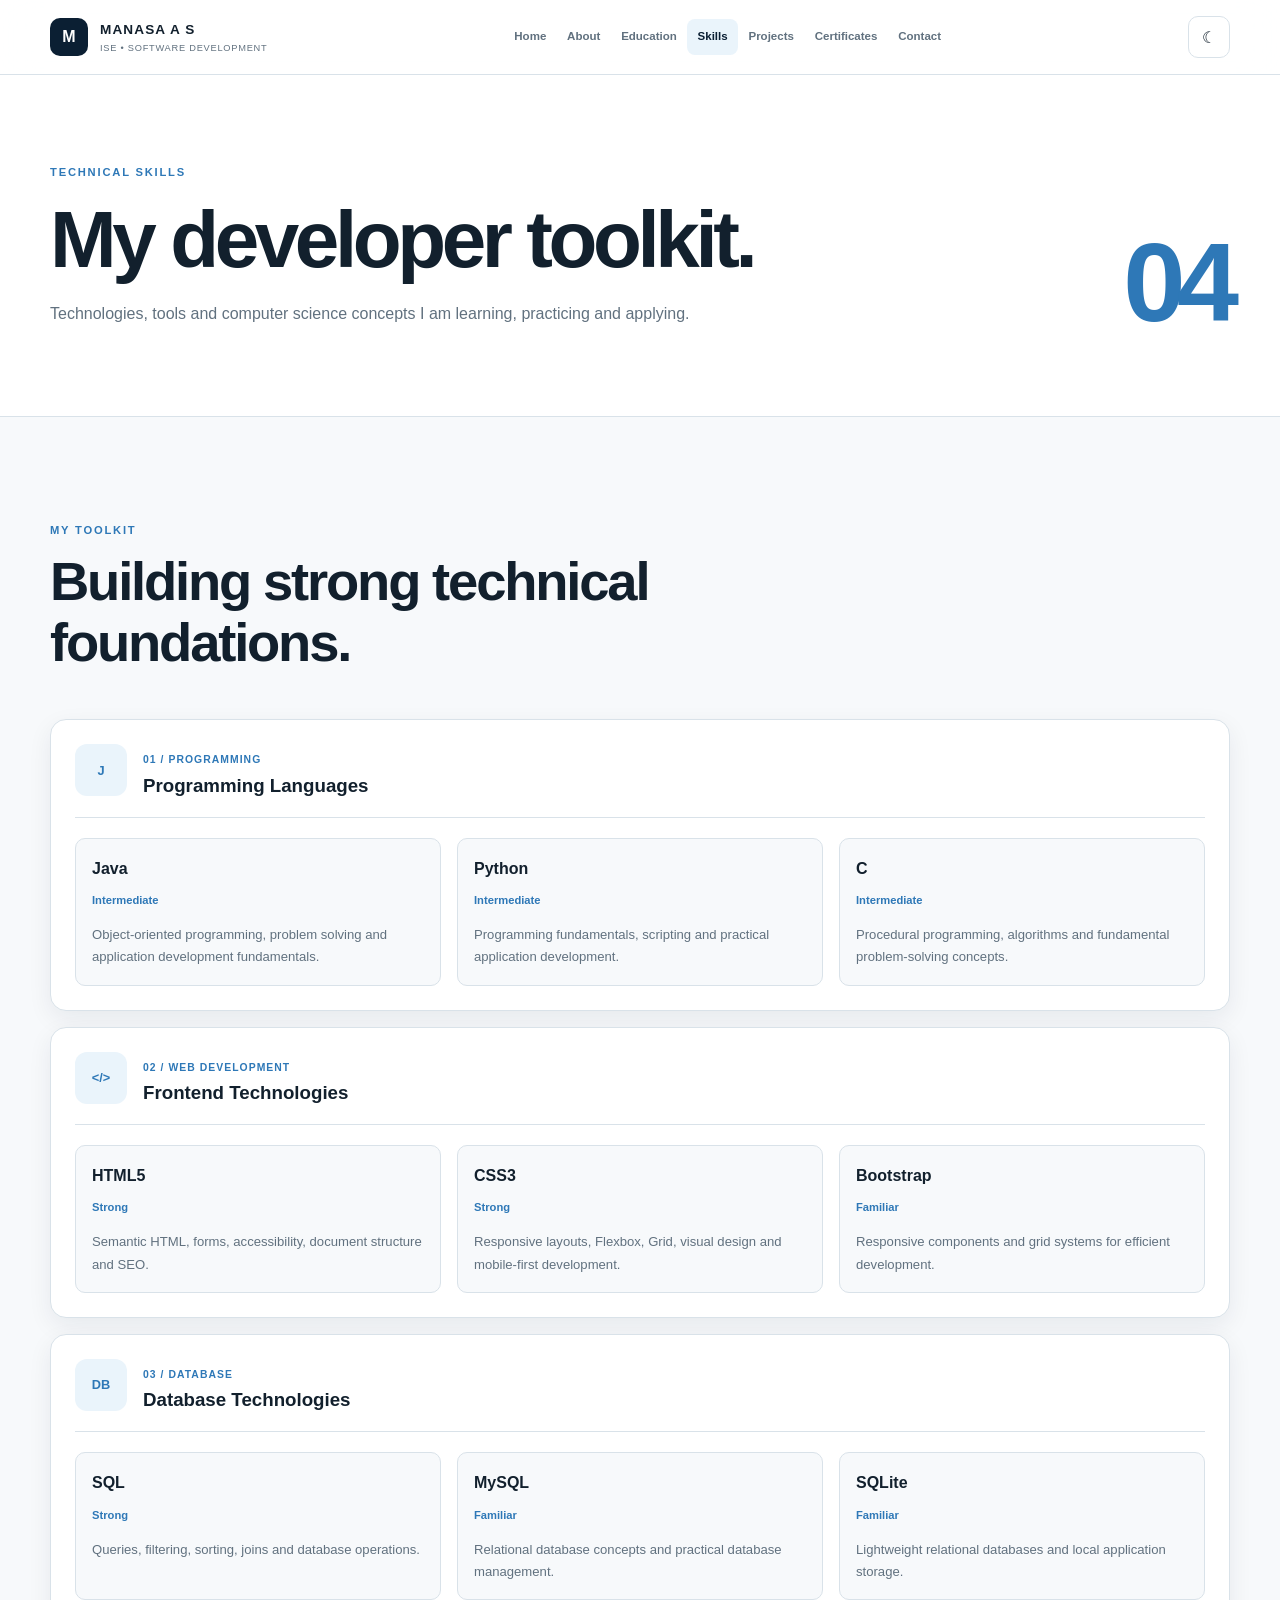
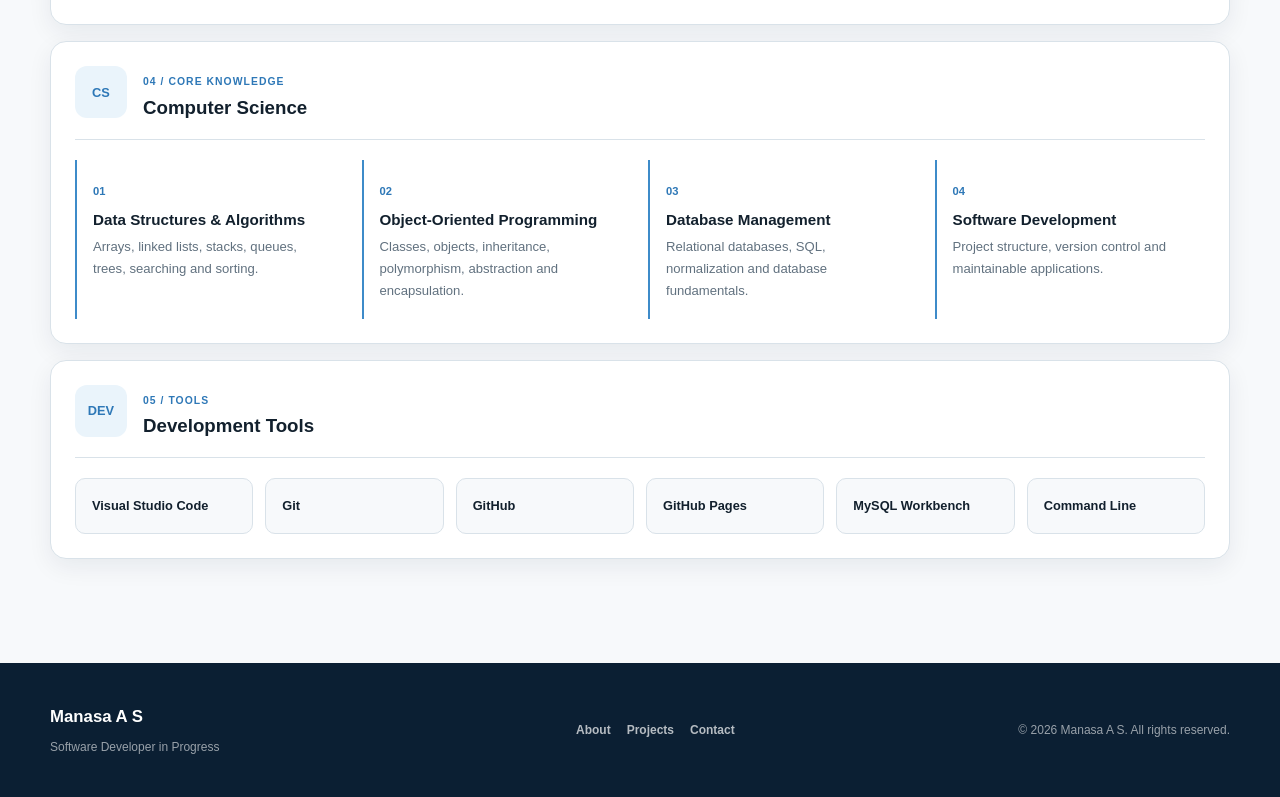
<file: Skills.html>
<!DOCTYPE html>
<html lang="en">
<head>

    <meta charset="UTF-8">

    <meta
        name="viewport"
        content="width=device-width, initial-scale=1.0"
    >

    <meta
        name="description"
        content="Technical skills of Manasa A S including Java, Python, C, HTML, CSS, SQL and development tools."
    >

    <meta
        name="author"
        content="Manasa A S"
    >

    <title>Skills | Manasa A S</title>

    <link
        rel="stylesheet"
        href="style.css"
    >

</head>

<body>

<a class="skip-link" href="#main-content">
    Skip to main content
</a>

<header class="site-header">

    <div class="container nav-wrap">

        <a class="brand" href="index.html">

            <span class="brand-mark">M</span>

            <span>
                <strong>MANASA A S</strong>
                <small>ISE • SOFTWARE DEVELOPMENT</small>
            </span>

        </a>

        <nav
            class="site-nav"
            id="primary-navigation"
            aria-label="Primary navigation"
        >

            <a href="index.html" class="nav-link">
                Home
            </a>

            <a href="about.html" class="nav-link">
                About
            </a>

            <a href="education.html" class="nav-link">
                Education
            </a>

            <a href="skills.html" class="nav-link active">
                Skills
            </a>

            <a href="project.html" class="nav-link">
                Projects
            </a>

            <a href="certificates.html" class="nav-link">
                Certificates
            </a>

            <a href="contact.html" class="nav-link">
                Contact
            </a>

        </nav>

        <div class="nav-actions">

            <button
                class="theme-toggle"
                type="button"
                aria-label="Switch to dark mode"
            >
                <span class="theme-icon">☾</span>
            </button>

            <button
                class="menu-toggle"
                type="button"
                aria-label="Open navigation menu"
                aria-expanded="false"
                aria-controls="primary-navigation"
            >
                <span></span>
                <span></span>
                <span></span>
            </button>

        </div>

    </div>

</header>


<main id="main-content">

    <section class="page-hero">

        <div class="container page-hero-grid">

            <div class="reveal">

                <p class="eyebrow">
                    TECHNICAL SKILLS
                </p>

                <h1>
                    My developer
                    toolkit.
                </h1>

                <p>
                    Technologies, tools and computer
                    science concepts I am learning,
                    practicing and applying.
                </p>

            </div>

            <div class="page-marker reveal">
                04
            </div>

        </div>

    </section>


    <section class="section">

        <div class="container">

            <div class="section-heading reveal">

                <p class="eyebrow">
                    MY TOOLKIT
                </p>

                <h2>
                    Building strong
                    technical foundations.
                </h2>

            </div>


            <div class="skills-showcase">

                <article class="skill-panel reveal">

                    <div class="skill-panel-head">

                        <span class="skill-symbol">
                            J
                        </span>

                        <div>
                            <small>
                                01 / PROGRAMMING
                            </small>

                            <h3>
                                Programming Languages
                            </h3>
                        </div>

                    </div>

                    <div class="skill-items">

                        <div class="skill-item">
                            <strong>Java</strong>
                            <span>Intermediate</span>
                            <p>
                                Object-oriented programming,
                                problem solving and application
                                development fundamentals.
                            </p>
                        </div>

                        <div class="skill-item">
                            <strong>Python</strong>
                            <span>Intermediate</span>
                            <p>
                                Programming fundamentals,
                                scripting and practical
                                application development.
                            </p>
                        </div>

                        <div class="skill-item">
                            <strong>C</strong>
                            <span>Intermediate</span>
                            <p>
                                Procedural programming,
                                algorithms and fundamental
                                problem-solving concepts.
                            </p>
                        </div>

                    </div>

                </article>


                <article class="skill-panel reveal">

                    <div class="skill-panel-head">

                        <span class="skill-symbol">
                            &lt;/&gt;
                        </span>

                        <div>
                            <small>
                                02 / WEB DEVELOPMENT
                            </small>

                            <h3>
                                Frontend Technologies
                            </h3>
                        </div>

                    </div>

                    <div class="skill-items">

                        <div class="skill-item">
                            <strong>HTML5</strong>
                            <span>Strong</span>
                            <p>
                                Semantic HTML, forms,
                                accessibility, document
                                structure and SEO.
                            </p>
                        </div>

                        <div class="skill-item">
                            <strong>CSS3</strong>
                            <span>Strong</span>
                            <p>
                                Responsive layouts,
                                Flexbox, Grid, visual
                                design and mobile-first
                                development.
                            </p>
                        </div>

                        <div class="skill-item">
                            <strong>Bootstrap</strong>
                            <span>Familiar</span>
                            <p>
                                Responsive components
                                and grid systems for
                                efficient development.
                            </p>
                        </div>

                    </div>

                </article>


                <article class="skill-panel reveal">

                    <div class="skill-panel-head">

                        <span class="skill-symbol">
                            DB
                        </span>

                        <div>
                            <small>
                                03 / DATABASE
                            </small>

                            <h3>
                                Database Technologies
                            </h3>
                        </div>

                    </div>

                    <div class="skill-items">

                        <div class="skill-item">
                            <strong>SQL</strong>
                            <span>Strong</span>
                            <p>
                                Queries, filtering,
                                sorting, joins and
                                database operations.
                            </p>
                        </div>

                        <div class="skill-item">
                            <strong>MySQL</strong>
                            <span>Familiar</span>
                            <p>
                                Relational database
                                concepts and practical
                                database management.
                            </p>
                        </div>

                        <div class="skill-item">
                            <strong>SQLite</strong>
                            <span>Familiar</span>
                            <p>
                                Lightweight relational
                                databases and local
                                application storage.
                            </p>
                        </div>

                    </div>

                </article>


                <article class="skill-panel reveal">

                    <div class="skill-panel-head">

                        <span class="skill-symbol">
                            CS
                        </span>

                        <div>
                            <small>
                                04 / CORE KNOWLEDGE
                            </small>

                            <h3>
                                Computer Science
                            </h3>
                        </div>

                    </div>

                    <div class="knowledge-grid">

                        <div>
                            <strong>01</strong>
                            <h4>
                                Data Structures & Algorithms
                            </h4>
                            <p>
                                Arrays, linked lists,
                                stacks, queues, trees,
                                searching and sorting.
                            </p>
                        </div>

                        <div>
                            <strong>02</strong>
                            <h4>
                                Object-Oriented Programming
                            </h4>
                            <p>
                                Classes, objects,
                                inheritance, polymorphism,
                                abstraction and encapsulation.
                            </p>
                        </div>

                        <div>
                            <strong>03</strong>
                            <h4>
                                Database Management
                            </h4>
                            <p>
                                Relational databases,
                                SQL, normalization and
                                database fundamentals.
                            </p>
                        </div>

                        <div>
                            <strong>04</strong>
                            <h4>
                                Software Development
                            </h4>
                            <p>
                                Project structure,
                                version control and
                                maintainable applications.
                            </p>
                        </div>

                    </div>

                </article>


                <article class="skill-panel reveal">

                    <div class="skill-panel-head">

                        <span class="skill-symbol">
                            DEV
                        </span>

                        <div>
                            <small>
                                05 / TOOLS
                            </small>

                            <h3>
                                Development Tools
                            </h3>
                        </div>

                    </div>

                    <div class="tools-grid">

                        <span>Visual Studio Code</span>
                        <span>Git</span>
                        <span>GitHub</span>
                        <span>GitHub Pages</span>
                        <span>MySQL Workbench</span>
                        <span>Command Line</span>

                    </div>

                </article>

            </div>

        </div>

    </section>

</main>


<footer class="site-footer">

    <div class="container footer-grid">

        <div>
            <a class="footer-brand" href="index.html">
                Manasa A S
            </a>

            <p>
                Software Developer in Progress
            </p>
        </div>

        <div class="footer-links">
            <a href="about.html">About</a>
            <a href="project.html">Projects</a>
            <a href="contact.html">Contact</a>
        </div>

        <p class="copyright">
            © <span class="current-year"></span>
            Manasa A S. All rights reserved.
        </p>

    </div>

</footer>

<script src="script.js"></script>

</body>
</html>
</file>
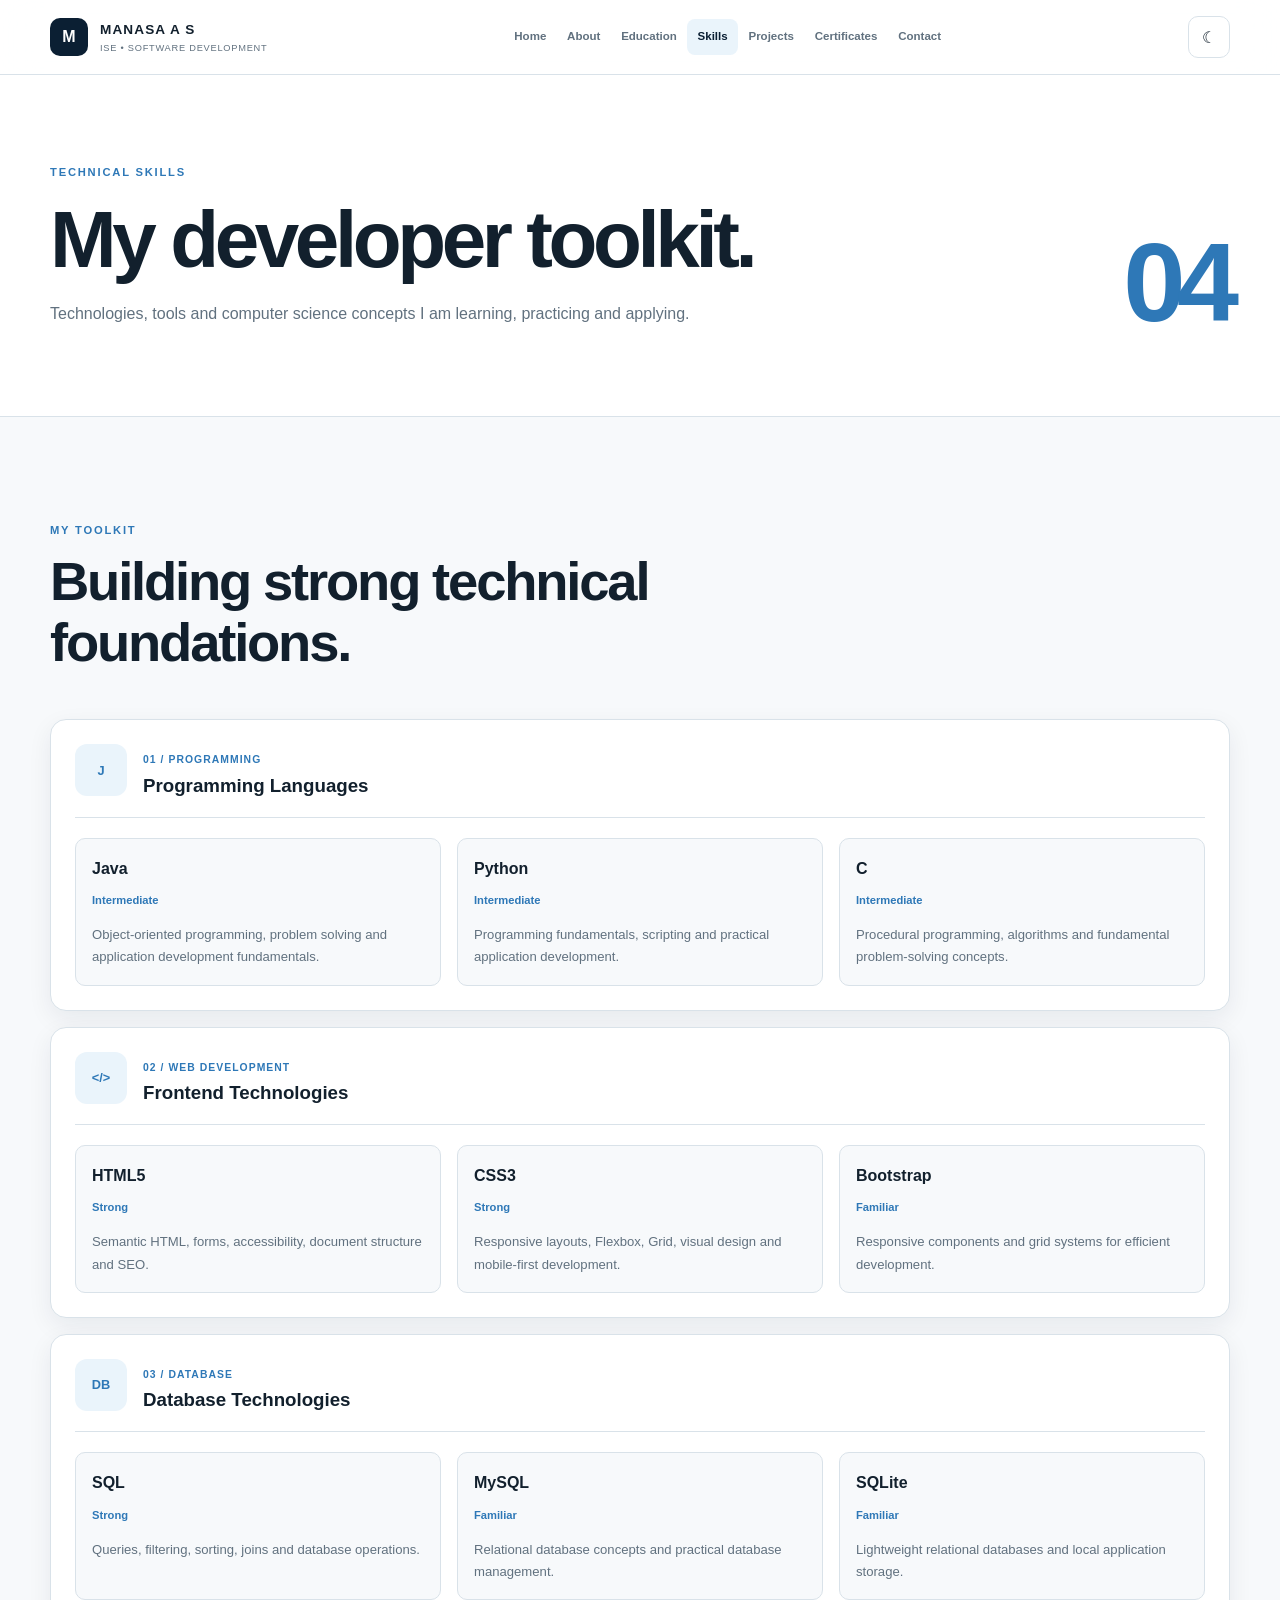
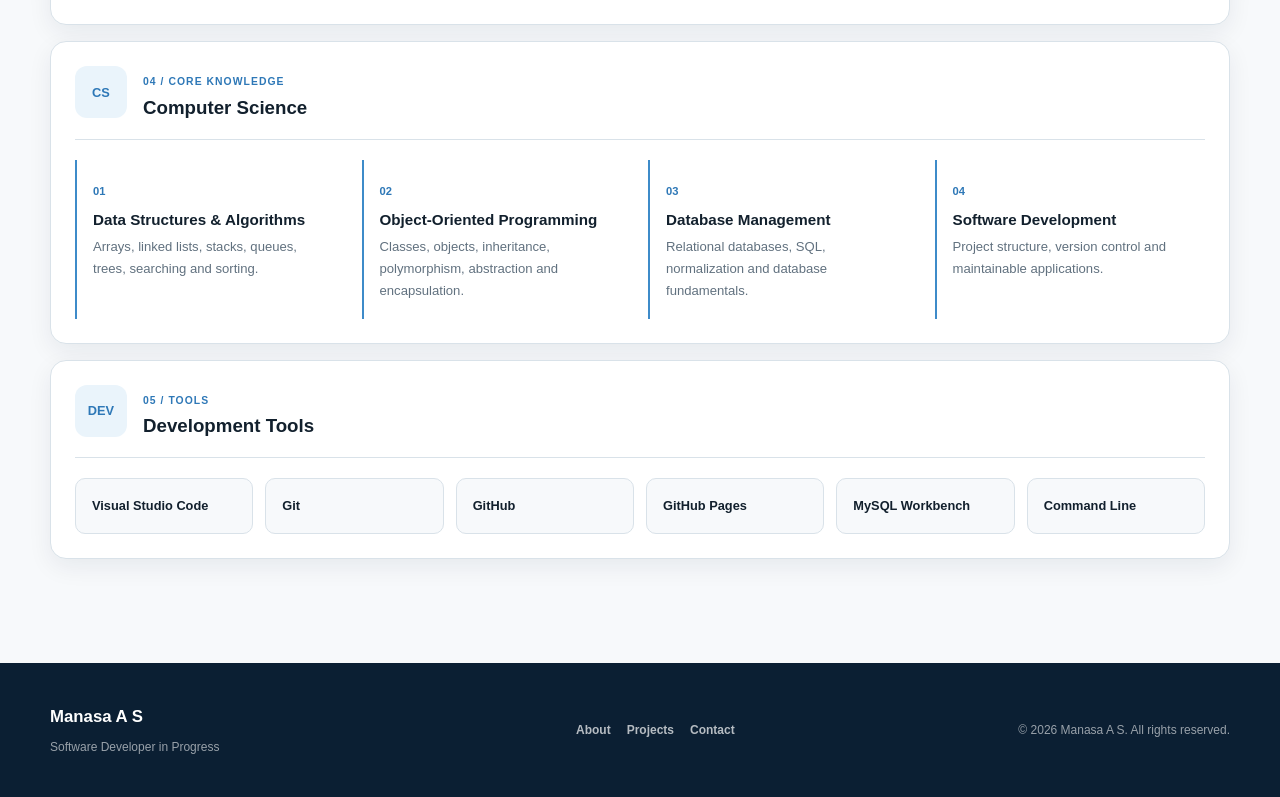
<file: skills.html>
<!DOCTYPE html>
<html lang="en">
<head>

    <meta charset="UTF-8">

    <meta
        name="viewport"
        content="width=device-width, initial-scale=1.0"
    >

    <meta
        name="description"
        content="Technical skills of Manasa A S including Java, Python, C, HTML, CSS, SQL and development tools."
    >

    <meta
        name="author"
        content="Manasa A S"
    >

    <title>Skills | Manasa A S</title>

    <link
        rel="stylesheet"
        href="style.css"
    >

</head>

<body>

<a class="skip-link" href="#main-content">
    Skip to main content
</a>

<header class="site-header">

    <div class="container nav-wrap">

        <a class="brand" href="index.html">

            <span class="brand-mark">M</span>

            <span>
                <strong>MANASA A S</strong>
                <small>ISE • SOFTWARE DEVELOPMENT</small>
            </span>

        </a>

        <nav
            class="site-nav"
            id="primary-navigation"
            aria-label="Primary navigation"
        >

            <a href="index.html" class="nav-link">
                Home
            </a>

            <a href="about.html" class="nav-link">
                About
            </a>

            <a href="education.html" class="nav-link">
                Education
            </a>

            <a href="skills.html" class="nav-link active">
                Skills
            </a>

            <a href="project.html" class="nav-link">
                Projects
            </a>

            <a href="certificates.html" class="nav-link">
                Certificates
            </a>

            <a href="contact.html" class="nav-link">
                Contact
            </a>

        </nav>

        <div class="nav-actions">

            <button
                class="theme-toggle"
                type="button"
                aria-label="Switch to dark mode"
            >
                <span class="theme-icon">☾</span>
            </button>

            <button
                class="menu-toggle"
                type="button"
                aria-label="Open navigation menu"
                aria-expanded="false"
                aria-controls="primary-navigation"
            >
                <span></span>
                <span></span>
                <span></span>
            </button>

        </div>

    </div>

</header>


<main id="main-content">

    <section class="page-hero">

        <div class="container page-hero-grid">

            <div class="reveal">

                <p class="eyebrow">
                    TECHNICAL SKILLS
                </p>

                <h1>
                    My developer
                    toolkit.
                </h1>

                <p>
                    Technologies, tools and computer
                    science concepts I am learning,
                    practicing and applying.
                </p>

            </div>

            <div class="page-marker reveal">
                04
            </div>

        </div>

    </section>


    <section class="section">

        <div class="container">

            <div class="section-heading reveal">

                <p class="eyebrow">
                    MY TOOLKIT
                </p>

                <h2>
                    Building strong
                    technical foundations.
                </h2>

            </div>


            <div class="skills-showcase">

                <article class="skill-panel reveal">

                    <div class="skill-panel-head">

                        <span class="skill-symbol">
                            J
                        </span>

                        <div>
                            <small>
                                01 / PROGRAMMING
                            </small>

                            <h3>
                                Programming Languages
                            </h3>
                        </div>

                    </div>

                    <div class="skill-items">

                        <div class="skill-item">
                            <strong>Java</strong>
                            <span>Intermediate</span>
                            <p>
                                Object-oriented programming,
                                problem solving and application
                                development fundamentals.
                            </p>
                        </div>

                        <div class="skill-item">
                            <strong>Python</strong>
                            <span>Intermediate</span>
                            <p>
                                Programming fundamentals,
                                scripting and practical
                                application development.
                            </p>
                        </div>

                        <div class="skill-item">
                            <strong>C</strong>
                            <span>Intermediate</span>
                            <p>
                                Procedural programming,
                                algorithms and fundamental
                                problem-solving concepts.
                            </p>
                        </div>

                    </div>

                </article>


                <article class="skill-panel reveal">

                    <div class="skill-panel-head">

                        <span class="skill-symbol">
                            &lt;/&gt;
                        </span>

                        <div>
                            <small>
                                02 / WEB DEVELOPMENT
                            </small>

                            <h3>
                                Frontend Technologies
                            </h3>
                        </div>

                    </div>

                    <div class="skill-items">

                        <div class="skill-item">
                            <strong>HTML5</strong>
                            <span>Strong</span>
                            <p>
                                Semantic HTML, forms,
                                accessibility, document
                                structure and SEO.
                            </p>
                        </div>

                        <div class="skill-item">
                            <strong>CSS3</strong>
                            <span>Strong</span>
                            <p>
                                Responsive layouts,
                                Flexbox, Grid, visual
                                design and mobile-first
                                development.
                            </p>
                        </div>

                        <div class="skill-item">
                            <strong>Bootstrap</strong>
                            <span>Familiar</span>
                            <p>
                                Responsive components
                                and grid systems for
                                efficient development.
                            </p>
                        </div>

                    </div>

                </article>


                <article class="skill-panel reveal">

                    <div class="skill-panel-head">

                        <span class="skill-symbol">
                            DB
                        </span>

                        <div>
                            <small>
                                03 / DATABASE
                            </small>

                            <h3>
                                Database Technologies
                            </h3>
                        </div>

                    </div>

                    <div class="skill-items">

                        <div class="skill-item">
                            <strong>SQL</strong>
                            <span>Strong</span>
                            <p>
                                Queries, filtering,
                                sorting, joins and
                                database operations.
                            </p>
                        </div>

                        <div class="skill-item">
                            <strong>MySQL</strong>
                            <span>Familiar</span>
                            <p>
                                Relational database
                                concepts and practical
                                database management.
                            </p>
                        </div>

                        <div class="skill-item">
                            <strong>SQLite</strong>
                            <span>Familiar</span>
                            <p>
                                Lightweight relational
                                databases and local
                                application storage.
                            </p>
                        </div>

                    </div>

                </article>


                <article class="skill-panel reveal">

                    <div class="skill-panel-head">

                        <span class="skill-symbol">
                            CS
                        </span>

                        <div>
                            <small>
                                04 / CORE KNOWLEDGE
                            </small>

                            <h3>
                                Computer Science
                            </h3>
                        </div>

                    </div>

                    <div class="knowledge-grid">

                        <div>
                            <strong>01</strong>
                            <h4>
                                Data Structures & Algorithms
                            </h4>
                            <p>
                                Arrays, linked lists,
                                stacks, queues, trees,
                                searching and sorting.
                            </p>
                        </div>

                        <div>
                            <strong>02</strong>
                            <h4>
                                Object-Oriented Programming
                            </h4>
                            <p>
                                Classes, objects,
                                inheritance, polymorphism,
                                abstraction and encapsulation.
                            </p>
                        </div>

                        <div>
                            <strong>03</strong>
                            <h4>
                                Database Management
                            </h4>
                            <p>
                                Relational databases,
                                SQL, normalization and
                                database fundamentals.
                            </p>
                        </div>

                        <div>
                            <strong>04</strong>
                            <h4>
                                Software Development
                            </h4>
                            <p>
                                Project structure,
                                version control and
                                maintainable applications.
                            </p>
                        </div>

                    </div>

                </article>


                <article class="skill-panel reveal">

                    <div class="skill-panel-head">

                        <span class="skill-symbol">
                            DEV
                        </span>

                        <div>
                            <small>
                                05 / TOOLS
                            </small>

                            <h3>
                                Development Tools
                            </h3>
                        </div>

                    </div>

                    <div class="tools-grid">

                        <span>Visual Studio Code</span>
                        <span>Git</span>
                        <span>GitHub</span>
                        <span>GitHub Pages</span>
                        <span>MySQL Workbench</span>
                        <span>Command Line</span>

                    </div>

                </article>

            </div>

        </div>

    </section>

</main>


<footer class="site-footer">

    <div class="container footer-grid">

        <div>
            <a class="footer-brand" href="index.html">
                Manasa A S
            </a>

            <p>
                Software Developer in Progress
            </p>
        </div>

        <div class="footer-links">
            <a href="about.html">About</a>
            <a href="project.html">Projects</a>
            <a href="contact.html">Contact</a>
        </div>

        <p class="copyright">
            © <span class="current-year"></span>
            Manasa A S. All rights reserved.
        </p>

    </div>

</footer>

<script src="script.js"></script>

</body>
</html>
</file>
<file: style.css>
/* =========================================================
   MANASA A S
   ADVANCED CSS3 & RESPONSIVE ARCHITECTURE
   PROJECT 2
========================================================= */


/* =========================================================
   01. DESIGN TOKENS
========================================================= */

:root {

    --ink-950: #081521;
    --ink-900: #0b1f33;
    --ink-800: #12314d;
    --ink-700: #1b466b;

    --blue-600: #2e78b7;
    --blue-500: #3e8bc9;
    --blue-100: #eaf4fb;
    --blue-50: #f4f9fd;

    --white: #ffffff;

    --paper: #f7f9fb;
    --surface: #ffffff;
    --surface-2: #eef3f7;

    --text: #12202d;
    --muted: #61717f;

    --line: #d9e2e9;

    --success: #2e8b67;

    --shadow-1:
        0 8px 25px rgba(8, 32, 53, 0.07);

    --shadow-2:
        0 18px 45px rgba(8, 32, 53, 0.11);

    --shadow-3:
        0 30px 70px rgba(8, 32, 53, 0.16);

    --radius-sm: 8px;
    --radius: 16px;
    --radius-lg: 24px;

    --max-width: 1180px;

    --space-1: 0.5rem;
    --space-2: 0.75rem;
    --space-3: 1rem;
    --space-4: 1.5rem;
    --space-5: 2rem;
    --space-6: 3rem;
    --space-7: 4rem;
    --space-8: 6rem;

    --ease:
        cubic-bezier(0.2, 0.7, 0.2, 1);

    --transition:
        280ms var(--ease);

    --font:
        Inter,
        "Segoe UI",
        Roboto,
        Arial,
        sans-serif;
}


/* =========================================================
   02. DARK THEME
========================================================= */

[data-theme="dark"] {

    --paper: #08131e;

    --surface: #0f1e2b;

    --surface-2: #142738;

    --text: #edf5fb;

    --muted: #a9b9c7;

    --line: #263b4c;

    --blue-100: #153149;

    --blue-50: #102331;

    --blue-600: #66a9da;

    --blue-500: #78b8e8;

    --shadow-1:
        0 8px 25px rgba(0, 0, 0, 0.2);

    --shadow-2:
        0 18px 45px rgba(0, 0, 0, 0.3);

    --shadow-3:
        0 30px 70px rgba(0, 0, 0, 0.4);
}


/* =========================================================
   03. RESET
========================================================= */

*,
*::before,
*::after {
    box-sizing: border-box;
}

html {
    scroll-behavior: smooth;
    scroll-padding-top: 90px;
}

body {
    margin: 0;

    background: var(--paper);
    color: var(--text);

    font-family: var(--font);

    line-height: 1.7;

    transition:
        background-color var(--transition),
        color var(--transition);
}

body,
button,
input,
textarea {
    font-family: var(--font);
}

img {
    display: block;
    max-width: 100%;
}

a {
    color: inherit;
    text-decoration: none;
}

button,
input,
textarea {
    font-size: inherit;
}

button {
    cursor: pointer;
}

p {
    margin-top: 0;
    color: var(--muted);
}

h1,
h2,
h3,
h4 {
    margin-top: 0;
    line-height: 1.12;
}

::selection {
    background: var(--blue-500);
    color: white;
}


/* =========================================================
   04. ACCESSIBILITY
========================================================= */

.skip-link {

    position: fixed;

    top: -100px;
    left: 1rem;

    z-index: 9999;

    padding: 0.75rem 1rem;

    background: var(--ink-900);
    color: white;

    border-radius: var(--radius-sm);
}

.skip-link:focus {
    top: 1rem;
}

:focus-visible {

    outline:
        3px solid var(--blue-500);

    outline-offset: 4px;
}


/* =========================================================
   05. GLOBAL CONTAINER
========================================================= */

.container {

    width:
        min(
            calc(100% - 2rem),
            var(--max-width)
        );

    margin-inline: auto;
}


/* =========================================================
   06. HEADER
========================================================= */

.site-header {

    position: sticky;

    top: 0;

    z-index: 1000;

    background:
        color-mix(
            in srgb,
            var(--surface) 90%,
            transparent
        );

    border-bottom:
        1px solid var(--line);

    backdrop-filter:
        blur(18px);

    -webkit-backdrop-filter:
        blur(18px);
}

.nav-wrap {

    min-height: 74px;

    display: flex;

    align-items: center;

    justify-content: space-between;

    gap: 1rem;
}


/* =========================================================
   BRAND
========================================================= */

.brand {

    display: flex;

    align-items: center;

    gap: 0.75rem;

    min-width: max-content;
}

.brand-mark {

    width: 38px;
    height: 38px;

    display: grid;
    place-items: center;

    background: var(--ink-900);
    color: white;

    border-radius: 10px;

    font-weight: 900;
}

.brand strong {

    display: block;

    color: var(--text);

    font-size: 0.85rem;

    letter-spacing: 0.08em;
}

.brand small {

    display: block;

    color: var(--muted);

    font-size: 0.58rem;

    letter-spacing: 0.08em;
}


/* =========================================================
   NAVIGATION
========================================================= */

.site-nav {

    position: fixed;

    top: 74px;

    left: 1rem;
    right: 1rem;

    display: none;

    flex-direction: column;

    padding: 0.75rem;

    background: var(--surface);

    border:
        1px solid var(--line);

    border-radius: var(--radius);

    box-shadow: var(--shadow-2);
}

.site-nav.open {
    display: flex;
}

.nav-link {

    padding: 0.7rem 0.8rem;

    color: var(--muted);

    font-size: 0.85rem;

    font-weight: 700;

    border-radius: 8px;

    transition:
        color var(--transition),
        background var(--transition);
}

.nav-link:hover,
.nav-link.active {

    color: var(--ink-900);

    background: var(--blue-100);
}

[data-theme="dark"] .nav-link:hover,
[data-theme="dark"] .nav-link.active {
    color: var(--blue-500);
}


/* =========================================================
   NAV ACTIONS
========================================================= */

.nav-actions {

    display: flex;

    align-items: center;

    gap: 0.5rem;
}

.theme-toggle,
.menu-toggle {

    width: 42px;
    height: 42px;

    display: grid;
    place-items: center;

    border:
        1px solid var(--line);

    border-radius: 10px;

    background: var(--surface);

    color: var(--text);

    transition:
        transform var(--transition),
        background var(--transition);
}

.theme-toggle:hover,
.menu-toggle:hover {

    transform:
        translateY(-2px);

    background:
        var(--blue-100);
}

.menu-toggle {

    padding: 0.65rem;

    gap: 4px;
}

.menu-toggle span {

    display: block;

    width: 20px;
    height: 2px;

    background: currentColor;

    transition:
        transform var(--transition);
}


/* =========================================================
   07. HERO
========================================================= */

.hero {

    position: relative;

    overflow: hidden;

    padding:
        5rem 0 4rem;

    background:
        radial-gradient(
            circle at 85% 15%,
            var(--blue-100),
            transparent 30%
        );
}

.hero::after {

    content: "";

    position: absolute;

    right: -100px;
    bottom: -180px;

    width: 380px;
    height: 380px;

    border:
        1px solid var(--line);

    border-radius: 50%;

    pointer-events: none;
}

.hero-grid {

    display: grid;

    gap: 4rem;

    align-items: center;
}

.eyebrow {

    margin-bottom: 0.8rem;

    color: var(--blue-600);

    font-size: 0.7rem;

    font-weight: 900;

    letter-spacing: 0.16em;

    text-transform: uppercase;
}

.hero h1 {

    max-width: 780px;

    margin-bottom: 1.25rem;

    font-size:
        clamp(
            2.6rem,
            9vw,
            5.6rem
        );

    letter-spacing: -0.055em;
}

.hero h1 span {
    color: var(--blue-600);
}

.hero-text {

    max-width: 650px;

    font-size:
        clamp(
            1rem,
            2vw,
            1.15rem
        );
}

.hero-buttons {

    display: flex;

    flex-wrap: wrap;

    gap: 0.75rem;

    margin-top: 2rem;
}

.hero-meta {

    display: flex;

    flex-wrap: wrap;

    gap: 1.5rem;

    margin-top: 2.5rem;

    padding-top: 1.5rem;

    border-top:
        1px solid var(--line);
}

.hero-meta span {

    display: flex;

    align-items: center;

    gap: 0.45rem;

    color: var(--muted);

    font-size: 0.75rem;

    font-weight: 700;
}

.hero-meta b {

    color: var(--blue-600);
}


/* =========================================================
   HERO VISUAL
========================================================= */

.hero-visual {

    display: grid;

    place-items: center;
}

.profile-frame {

    position: relative;

    width:
        min(
            100%,
            370px
        );

    aspect-ratio: 1;

    display: grid;

    place-items: center;
}

.profile-orbit {

    position: absolute;

    inset: 4%;

    border:
        1px solid var(--line);

    border-radius: 50%;

    transform:
        rotate(-12deg);
}

.profile-orbit::after {

    content: "";

    position: absolute;

    width: 10px;
    height: 10px;

    top: 15%;
    right: 12%;

    background:
        var(--blue-500);

    border-radius: 50%;
}

.profile-card {

    position: relative;

    width: 72%;
    aspect-ratio: 0.82;

    display: flex;

    flex-direction: column;

    justify-content: space-between;

    padding: 1.5rem;

    background:
        linear-gradient(
            145deg,
            var(--ink-900),
            var(--ink-800)
        );

    color: white;

    border-radius:
        var(--radius-lg);

    box-shadow:
        var(--shadow-3);

    overflow: hidden;
}

.profile-card::before {

    content: "";

    position: absolute;

    width: 170px;
    height: 170px;

    right: -70px;
    top: -70px;

    border:
        1px solid
        rgba(255,255,255,0.2);

    border-radius: 50%;
}

.profile-number {

    align-self: flex-end;

    font-size: 0.7rem;

    opacity: 0.6;
}

.profile-initial {

    font-size:
        clamp(
            5rem,
            14vw,
            8rem
        );

    font-weight: 900;

    line-height: 0.8;

    letter-spacing: -0.08em;
}

.profile-initial img {
    width:100%;
    height:100%;
    object-fit: cover;
    display:block;
}

.profile-card strong {

    display: block;

    font-size: 1.1rem;
}

.profile-card p {

    margin: 0;

    color:
        rgba(255,255,255,0.65);

    font-size: 0.75rem;
}

.floating-tag {

    position: absolute;

    padding:
        0.45rem 0.75rem;

    background: var(--surface);

    color: var(--text);

    border:
        1px solid var(--line);

    border-radius: 999px;

    box-shadow: var(--shadow-1);

    font-size: 0.7rem;

    font-weight: 800;
}

.tag-one {
    top: 10%;
    left: 0;
}

.tag-two {
    right: 0;
    top: 42%;
}

.tag-three {
    bottom: 10%;
    left: 5%;
}


/* =========================================================
   08. BUTTONS
========================================================= */

.button {

    min-height: 46px;

    display: inline-flex;

    align-items: center;

    justify-content: center;

    gap: 0.6rem;

    padding:
        0.7rem 1.15rem;

    border:
        1px solid transparent;

    border-radius: 9px;

    font-size: 0.85rem;

    font-weight: 800;

    transition:
        transform var(--transition),
        box-shadow var(--transition),
        background var(--transition);
}

.button:hover {

    transform:
        translateY(-3px);
}

.button-primary {

    background:
        var(--ink-900);

    color: white;

    box-shadow:
        var(--shadow-1);
}

.button-primary:hover {

    background:
        var(--ink-800);

    box-shadow:
        var(--shadow-2);
}

.button-outline {

    background:
        var(--surface);

    color:
        var(--text);

    border-color:
        var(--line);
}

.button-outline:hover {

    background:
        var(--blue-100);

    color:
        var(--ink-900);
}

.button-light {

    background: white;

    color: var(--ink-900);
}

.button-light:hover {

    box-shadow:
        0 10px 30px
        rgba(0,0,0,0.18);
}


/* =========================================================
   09. GENERAL SECTIONS
========================================================= */

.section {

    padding:
        5rem 0;
}

.soft-section {

    background:
        var(--surface);
}

.section-heading {

    max-width: 700px;

    margin-bottom:
        2.5rem;
}

.section-heading h2,
.section-content h2,
.goal-grid h2 {

    font-size:
        clamp(
            2rem,
            5vw,
            3.4rem
        );

    letter-spacing:
        -0.04em;
}

.section-heading p:last-child {

    max-width: 600px;
}


/* =========================================================
   10. INTRO
========================================================= */

.intro-grid {

    display: grid;

    gap: 1.5rem;
}

.section-index,
.goal-number {

    color:
        var(--blue-600);

    font-size:
        clamp(
            3rem,
            10vw,
            6rem
        );

    font-weight: 900;

    line-height: 0.8;

    letter-spacing: -0.08em;
}

.section-content {

    max-width: 760px;
}

.section-content p {

    max-width: 650px;

    font-size: 1.05rem;
}

.text-link {

    display: inline-flex;

    align-items: center;

    gap: 0.45rem;

    color:
        var(--blue-600);

    font-size: 0.85rem;

    font-weight: 800;

    border-bottom:
        1px solid transparent;

    transition:
        border-color var(--transition);
}

.text-link:hover {
    border-color:
        var(--blue-600);
}

.inline-actions {

    display: flex;

    align-items: center;

    flex-wrap: wrap;

    gap: 1.25rem;

    margin-top: 1.5rem;
}


/* =========================================================
   11. FOCUS CARDS
========================================================= */

.focus-grid {

    display: grid;

    grid-template-columns:
        repeat(
            auto-fit,
            minmax(
                min(100%, 250px),
                1fr
            )
        );

    gap: 1rem;
}

.focus-card {

    position: relative;

    min-height: 300px;

    display: flex;

    flex-direction: column;

    padding: 1.5rem;

    background:
        var(--surface);

    border:
        1px solid var(--line);

    border-radius:
        var(--radius);

    overflow: hidden;

    transition:
        transform var(--transition),
        box-shadow var(--transition),
        border-color var(--transition);
}

.focus-card:hover {

    transform:
        translateY(-7px);

    border-color:
        var(--blue-500);

    box-shadow:
        var(--shadow-2);
}

.card-number {

    color:
        var(--blue-600);

    font-size:
        0.7rem;

    font-weight: 900;
}

.card-icon {

    width: 54px;
    height: 54px;

    display: grid;

    place-items: center;

    margin:
        2.5rem 0 1.5rem;

    background:
        var(--blue-100);

    color:
        var(--blue-600);

    border-radius: 12px;

    font-size: 0.8rem;

    font-weight: 900;
}

.focus-card h3 {

    margin-bottom: 0.7rem;

    font-size: 1.25rem;
}

.focus-card p {
    font-size: 0.9rem;
}

.card-link {

    margin-top: auto;

    padding-top: 1rem;

    color:
        var(--blue-600);

    font-size: 0.8rem;

    font-weight: 800;
}


/* =========================================================
   12. CTA
========================================================= */

.cta-section {

    padding:
        3rem 0;

    background:
        var(--ink-900);

    color: white;
}

.cta-box {

    display: flex;

    flex-direction: column;

    gap: 2rem;

    align-items:
        flex-start;

    justify-content:
        space-between;
}

.cta-box .eyebrow {
    color:
        var(--blue-500);
}

.cta-box h2 {

    margin-bottom: 0.75rem;

    font-size:
        clamp(
            2rem,
            5vw,
            3.2rem
        );

    letter-spacing:
        -0.04em;
}

.cta-box p:last-child {

    margin-bottom: 0;

    color:
        rgba(255,255,255,0.65);

    max-width: 600px;
}


/* =========================================================
   13. PAGE HERO
========================================================= */

.page-hero {

    padding:
        4rem 0;

    background:
        var(--surface);

    border-bottom:
        1px solid var(--line);
}

.page-hero-grid {

    display: grid;

    grid-template-columns:
        1fr auto;

    gap: 2rem;

    align-items: end;
}

.page-hero h1 {

    max-width: 820px;

    margin-bottom: 1rem;

    font-size:
        clamp(
            2.5rem,
            8vw,
            5rem
        );

    letter-spacing:
        -0.055em;
}

.page-hero p:last-child {

    max-width: 650px;

    margin-bottom: 0;

    font-size: 1rem;
}

.page-marker {

    color:
        var(--blue-600);

    font-size:
        clamp(
            4rem,
            10vw,
            7rem
        );

    font-weight: 900;

    line-height: 0.8;

    letter-spacing: -0.08em;
}


/* =========================================================
   14. ABOUT
========================================================= */

.about-main-grid {

    display: grid;

    gap: 2.5rem;
}

.about-copy {

    max-width: 700px;
}

.about-copy p {

    font-size:
        clamp(
            1rem,
            2vw,
            1.1rem
        );
}

.principles-grid {

    display: grid;

    grid-template-columns:
        repeat(
            auto-fit,
            minmax(
                min(100%, 240px),
                1fr
            )
        );

    gap: 1rem;
}

.principle {

    padding:
        1.5rem;

    border-top:
        2px solid var(--blue-500);

    background:
        var(--paper);
}

.principle span {

    color:
        var(--blue-600);

    font-size: 0.75rem;

    font-weight: 900;
}

.principle h3 {

    margin:
        1.5rem 0 0.6rem;
}

.principle p {
    font-size: 0.9rem;
}

.goal-grid {

    display: grid;

    gap: 2rem;

    align-items: start;
}


/* =========================================================
   15. EDUCATION TIMELINE
========================================================= */

.timeline {

    position: relative;

    display: grid;

    gap: 1.25rem;
}

.timeline::before {

    content: "";

    position: absolute;

    left: 24px;

    top: 20px;
    bottom: 20px;

    width: 1px;

    background:
        var(--line);
}

.timeline-item {

    position: relative;

    display: grid;

    grid-template-columns:
        50px 1fr;

    gap: 1rem;
}

.timeline-marker {

    position: relative;

    z-index: 2;

    width: 50px;
    height: 50px;

    display: grid;

    place-items: center;

    background:
        var(--ink-900);

    color: white;

    border-radius: 50%;

    font-size: 0.7rem;

    font-weight: 900;
}

.timeline-content {

    padding:
        1.5rem;

    background:
        var(--surface);

    border:
        1px solid var(--line);

    border-radius:
        var(--radius);

    box-shadow:
        var(--shadow-1);
}

.timeline-content h3 {
    margin-bottom: 0.35rem;
}

.timeline-content h4 {

    margin-bottom: 0.5rem;

    color:
        var(--blue-600);

    font-size: 0.95rem;
}

.institution {

    color:
        var(--text);

    font-weight: 800;
}

.status {

    display: inline-block;

    margin-bottom: 0.9rem;

    color:
        var(--blue-600);

    font-size: 0.65rem;

    font-weight: 900;

    letter-spacing: 0.12em;
}

.tag-list {

    display: flex;

    flex-wrap: wrap;

    gap: 0.4rem;

    margin-top: 1rem;
}

.tag-list span {

    padding:
        0.3rem 0.55rem;

    background:
        var(--blue-100);

    color:
        var(--blue-600);

    border-radius: 999px;

    font-size: 0.7rem;

    font-weight: 800;
}


/* =========================================================
   16. HIGHLIGHTS
========================================================= */

.highlight-grid {

    display: grid;

    grid-template-columns:
        repeat(
            auto-fit,
            minmax(
                min(100%, 220px),
                1fr
            )
        );

    gap: 1rem;
}

.highlight {

    padding: 1.5rem;

    background:
        var(--paper);

    border:
        1px solid var(--line);
}

.highlight strong {

    display: block;

    margin-bottom: 2rem;

    color:
        var(--blue-600);

    font-size: 2rem;

    letter-spacing:
        -0.05em;
}


/* =========================================================
   17. SKILLS
========================================================= */

.skills-showcase {

    display: grid;

    gap: 1rem;
}

.skill-panel {

    padding:
        1.5rem;

    background:
        var(--surface);

    border:
        1px solid var(--line);

    border-radius:
        var(--radius);

    box-shadow:
        var(--shadow-1);
}

.skill-panel-head {

    display: flex;

    align-items: center;

    gap: 1rem;

    padding-bottom:
        1.25rem;

    margin-bottom:
        1.25rem;

    border-bottom:
        1px solid var(--line);
}

.skill-panel-head small {

    color:
        var(--blue-600);

    font-size:
        0.65rem;

    font-weight:
        900;

    letter-spacing:
        0.1em;
}

.skill-panel-head h3 {
    margin: 0.25rem 0 0;
}

.skill-symbol {

    width: 52px;
    height: 52px;

    flex: 0 0 auto;

    display: grid;

    place-items: center;

    background:
        var(--blue-100);

    color:
        var(--blue-600);

    border-radius: 12px;

    font-size: 0.8rem;

    font-weight: 900;
}

.skill-items {

    display: grid;

    grid-template-columns:
        repeat(
            auto-fit,
            minmax(
                min(100%, 220px),
                1fr
            )
        );

    gap: 1rem;
}

.skill-item {

    padding:
        1rem;

    background:
        var(--paper);

    border:
        1px solid var(--line);

    border-radius:
        10px;
}

.skill-item strong {

    display: block;

    margin-bottom: 0.2rem;
}

.skill-item span {

    color:
        var(--blue-600);

    font-size: 0.7rem;

    font-weight: 900;
}

.skill-item p {

    margin:
        0.75rem 0 0;

    font-size:
        0.82rem;
}

.knowledge-grid {

    display: grid;

    grid-template-columns:
        repeat(
            auto-fit,
            minmax(
                min(100%, 220px),
                1fr
            )
        );

    gap: 1rem;
}

.knowledge-grid > div {

    padding:
        1rem;

    border-left:
        2px solid var(--blue-500);
}

.knowledge-grid strong {

    color:
        var(--blue-600);

    font-size:
        0.7rem;
}

.knowledge-grid h4 {

    margin:
        0.5rem 0;

    font-size:
        0.95rem;
}

.knowledge-grid p {

    margin: 0;

    font-size:
        0.82rem;
}

.tools-grid {

    display: grid;

    grid-template-columns:
        repeat(
            auto-fit,
            minmax(
                150px,
                1fr
            )
        );

    gap: 0.75rem;
}

.tools-grid span {

    padding:
        1rem;

    background:
        var(--paper);

    border:
        1px solid var(--line);

    border-radius:
        10px;

    color:
        var(--text);

    font-size:
        0.8rem;

    font-weight:
        800;
}


/* =========================================================
   18. PROJECTS
========================================================= */

.project-list {

    display: grid;

    gap: 1.5rem;
}

.project-feature {

    display: grid;

    background:
        var(--surface);

    border:
        1px solid var(--line);

    border-radius:
        var(--radius-lg);

    overflow: hidden;

    box-shadow:
        var(--shadow-1);

    transition:
        transform var(--transition),
        box-shadow var(--transition);
}

.project-feature:hover {

    transform:
        translateY(-6px);

    box-shadow:
        var(--shadow-2);
}

.project-visual {

    min-height: 250px;

    display: flex;

    flex-direction: column;

    justify-content:
        space-between;

    padding: 1.5rem;

    color: white;

    background:
        var(--ink-900);
}

.project-visual span {

    font-size:
        0.7rem;

    opacity:
        0.65;
}

.project-visual strong {

    font-size:
        clamp(
            3rem,
            10vw,
            6rem
        );

    line-height:
        0.8;

    letter-spacing:
        -0.08em;
}

.project-visual-one {
    background:
        linear-gradient(
            145deg,
            #0b1f33,
            #286c9f
        );
}

.project-visual-two {
    background:
        linear-gradient(
            145deg,
            #132b3e,
            #3b6f8e
        );
}

.project-visual-three {
    background:
        linear-gradient(
            145deg,
            #102b40,
            #497f9f
        );
}

.project-details {

    padding:
        1.5rem;
}

.project-label {

    margin-bottom:
        0.75rem;

    color:
        var(--blue-600);

    font-size:
        0.65rem;

    font-weight:
        900;

    letter-spacing:
        0.12em;
}

.project-details h2 {

    font-size:
        clamp(
            1.6rem,
            4vw,
            2.5rem
        );

    letter-spacing:
        -0.04em;
}

.project-stack {

    display: flex;

    flex-wrap: wrap;

    gap: 0.45rem;

    margin:
        1.25rem 0;
}

.project-stack span {

    padding:
        0.35rem 0.6rem;

    background:
        var(--blue-100);

    color:
        var(--blue-600);

    border-radius:
        999px;

    font-size:
        0.68rem;

    font-weight:
        800;
}

.project-actions {

    display: flex;

    flex-wrap: wrap;

    gap: 0.75rem;
}


/* =========================================================
   19. CERTIFICATES
========================================================= */

.certificate-grid {

    display: grid;

    grid-template-columns:
        repeat(
            auto-fit,
            minmax(
                min(100%, 250px),
                1fr
            )
        );

    gap: 1rem;
}

.certificate-card-new {

    position: relative;

    padding:
        1.5rem;

    background:
        var(--surface);

    border:
        1px solid var(--line);

    border-radius:
        var(--radius);

    overflow: hidden;

    transition:
        transform var(--transition),
        box-shadow var(--transition);
}

.certificate-card-new:hover {

    transform:
        translateY(-6px);

    box-shadow:
        var(--shadow-2);
}

.certificate-top {

    display: flex;

    align-items: center;

    justify-content:
        space-between;

    margin-bottom:
        2.5rem;
}

.certificate-top span {

    width: 54px;
    height: 54px;

    display: grid;

    place-items: center;

    background:
        var(--ink-900);

    color: white;

    border-radius:
        12px;

    font-weight:
        900;

    font-size:
        0.75rem;
}

.certificate-top small {

    color:
        var(--blue-600);

    font-weight:
        900;
}

.certificate-category {

    color:
        var(--blue-600);

    font-size:
        0.65rem;

    font-weight:
        900;

    letter-spacing:
        0.1em;
}

.certificate-card-new h3 {

    font-size:
        1.25rem;
}

.certificate-card-new p {

    font-size:
        0.85rem;
}


/* =========================================================
   20. LEARNING
========================================================= */

.learning-layout {

    display: grid;

    gap: 2.5rem;
}

.learning-steps {

    display: grid;

    grid-template-columns:
        repeat(
            auto-fit,
            minmax(
                min(100%, 190px),
                1fr
            )
        );

    gap: 1rem;
}

.learning-step {

    padding:
        1.25rem;

    border-top:
        2px solid var(--blue-500);
}

.learning-step strong {

    color:
        var(--blue-600);

    font-size:
        0.7rem;
}

.learning-step h3 {

    margin:
        1.25rem 0 0.5rem;
}

.learning-step p {

    font-size:
        0.8rem;
}


/* =========================================================
   21. CONTACT
========================================================= */

.contact-layout {

    display: grid;

    gap: 2rem;
}

.contact-intro {

    max-width:
        600px;
}

.contact-intro h2 {

    font-size:
        clamp(
            2rem,
            5vw,
            3.5rem
        );

    letter-spacing:
        -0.04em;
}

.contact-list {

    display: grid;

    gap: 0.75rem;

    margin-top: 2rem;
}

.contact-item {

    display: flex;

    align-items: center;

    gap: 0.9rem;

    padding:
        0.9rem;

    background:
        var(--surface);

    border:
        1px solid var(--line);

    border-radius:
        12px;

    transition:
        transform var(--transition),
        border-color var(--transition);
}

.contact-item:hover {

    transform:
        translateX(5px);

    border-color:
        var(--blue-500);
}

.contact-symbol {

    width: 42px;
    height: 42px;

    display: grid;

    place-items: center;

    flex: 0 0 auto;

    background:
        var(--blue-100);

    color:
        var(--blue-600);

    border-radius:
        10px;

    font-size:
        0.7rem;

    font-weight:
        900;
}

.contact-item small {

    display: block;

    color:
        var(--muted);

    font-size:
        0.65rem;
}

.contact-item strong {

    display: block;

    font-size:
        0.8rem;

    overflow-wrap:
        anywhere;
}

.availability {

    display: flex;

    align-items: center;

    gap: 0.5rem;

    margin-top:
        1.5rem;

    color:
        var(--success);

    font-size:
        0.75rem;

    font-weight:
        800;
}

.availability-dot {

    width: 8px;
    height: 8px;

    background:
        var(--success);

    border-radius:
        50%;

    box-shadow:
        0 0 0 5px
        color-mix(
            in srgb,
            var(--success) 15%,
            transparent
        );
}


/* =========================================================
   22. FORM
========================================================= */

.form-card {

    padding:
        1.5rem;

    background:
        var(--surface);

    border:
        1px solid var(--line);

    border-radius:
        var(--radius-lg);

    box-shadow:
        var(--shadow-1);
}

.contact-form {

    display: grid;

    gap: 1rem;
}

.form-row {

    display: grid;

    gap: 1rem;
}

.form-field {

    display: grid;

    gap: 0.45rem;
}

.form-field label {

    font-size:
        0.75rem;

    font-weight:
        800;
}

.form-field input,
.form-field textarea {

    width:
        100%;

    padding:
        0.85rem 0.9rem;

    color:
        var(--text);

    background:
        var(--paper);

    border:
        1px solid var(--line);

    border-radius:
        9px;

    transition:
        border-color var(--transition),
        box-shadow var(--transition);
}

.form-field textarea {

    min-height:
        160px;

    resize:
        vertical;
}

.form-field input::placeholder,
.form-field textarea::placeholder {

    color:
        var(--muted);

    opacity:
        0.75;
}

.form-field input:focus,
.form-field textarea:focus {

    outline:
        none;

    border-color:
        var(--blue-500);

    box-shadow:
        0 0 0 4px
        rgba(62,139,201,0.12);
}


/* =========================================================
   23. FOOTER
========================================================= */

.site-footer {

    padding:
        2.5rem 0;

    background:
        var(--ink-900);

    color:
        white;
}

.footer-grid {

    display: grid;

    gap: 1.5rem;
}

.footer-brand {

    display: inline-block;

    margin-bottom:
        0.35rem;

    font-size:
        1.05rem;

    font-weight:
        900;
}

.footer-grid p {

    margin:
        0;

    color:
        rgba(255,255,255,0.58);

    font-size:
        0.75rem;
}

.footer-links {

    display: flex;

    flex-wrap: wrap;

    gap:
        1rem;
}

.footer-links a {

    color:
        rgba(255,255,255,0.7);

    font-size:
        0.75rem;

    font-weight:
        700;
}

.footer-links a:hover {
    color:
        white;
}

.copyright {
    justify-self: start;
}


/* =========================================================
   24. SCROLL REVEAL
========================================================= */

.reveal {

    opacity:
        0;

    transform:
        translateY(20px);

    transition:
        opacity 650ms var(--ease),
        transform 650ms var(--ease);
}

.reveal.visible {

    opacity:
        1;

    transform:
        translateY(0);
}


/* =========================================================
   25. TABLET
========================================================= */

@media (min-width: 650px) {

    .container {

        width:
            min(
                calc(100% - 3rem),
                var(--max-width)
            );
    }

    .hero {

        padding:
            6rem 0;
    }

    .form-row {

        grid-template-columns:
            repeat(2, 1fr);
    }

    .footer-grid {

        grid-template-columns:
            1.2fr 1fr auto;

        align-items:
            center;
    }

    .copyright {
        justify-self:
            end;
    }

}


/* =========================================================
   26. DESKTOP
========================================================= */

@media (min-width: 900px) {

    .container {

        width:
            min(
                calc(100% - 4rem),
                var(--max-width)
            );
    }

    .menu-toggle {
        display:
            none;
    }

    .site-nav {

        position:
            static;

        display:
            flex;

        flex-direction:
            row;

        align-items:
            center;

        padding:
            0;

        background:
            transparent;

        border:
            0;

        box-shadow:
            none;
    }

    .nav-link {
        padding:
            0.5rem 0.65rem;

        font-size:
            0.72rem;
    }

    .hero-grid {

        grid-template-columns:
            minmax(0, 1.35fr)
            minmax(300px, 0.65fr);

        gap:
            5rem;
    }

    .intro-grid {

        grid-template-columns:
            100px 1fr;

        gap:
            2rem;
    }

    .about-main-grid {

        grid-template-columns:
            minmax(250px, 0.7fr)
            minmax(0, 1.3fr);

        gap:
            5rem;
    }

    .goal-grid {

        grid-template-columns:
            100px 1fr;

        gap:
            2rem;
    }

    .project-feature {

        grid-template-columns:
            0.8fr 1.2fr;

        min-height:
            420px;
    }

    .project-feature.reverse {

        grid-template-columns:
            1.2fr 0.8fr;
    }

    .project-feature.reverse
    .project-visual {

        order:
            2;
    }

    .project-visual {

        min-height:
            100%;
    }

    .project-details {

        display:
            flex;

        flex-direction:
            column;

        justify-content:
            center;

        padding:
            3rem;
    }

    .contact-layout {

        grid-template-columns:
            minmax(0, 0.85fr)
            minmax(0, 1.15fr);

        gap:
            4rem;
    }

    .learning-layout {

        grid-template-columns:
            0.7fr 1.3fr;

        gap:
            4rem;
    }

    .cta-box {

        flex-direction:
            row;

        align-items:
            center;
    }

}


/* =========================================================
   27. LARGE DESKTOP
========================================================= */

@media (min-width: 1200px) {

    .hero {

        min-height:
            700px;

        display:
            grid;

        align-items:
            center;
    }

    .section {

        padding:
            6.5rem 0;
    }

    .page-hero {

        padding:
            5.5rem 0;
    }

}


/* =========================================================
   28. SMALL DEVICE SAFETY
========================================================= */

@media (max-width: 359px) {

    .container {

        width:
            calc(100% - 1.25rem);
    }

    .hero-buttons {

        flex-direction:
            column;
    }

    .button {

        width:
            100%;
    }

    .page-hero-grid {

        grid-template-columns:
            1fr;
    }

    .page-marker {

        display:
            none;
    }

}


/* =========================================================
   29. REDUCED MOTION
========================================================= */

@media (prefers-reduced-motion: reduce) {

    html {
        scroll-behavior:
            auto;
    }

    *,
    *::before,
    *::after {

        animation-duration:
            0.01ms !important;

        animation-iteration-count:
            1 !important;

        transition-duration:
            0.01ms !important;
    }

    .reveal {

        opacity:
            1;

        transform:
            none;
    }
}
</file>
